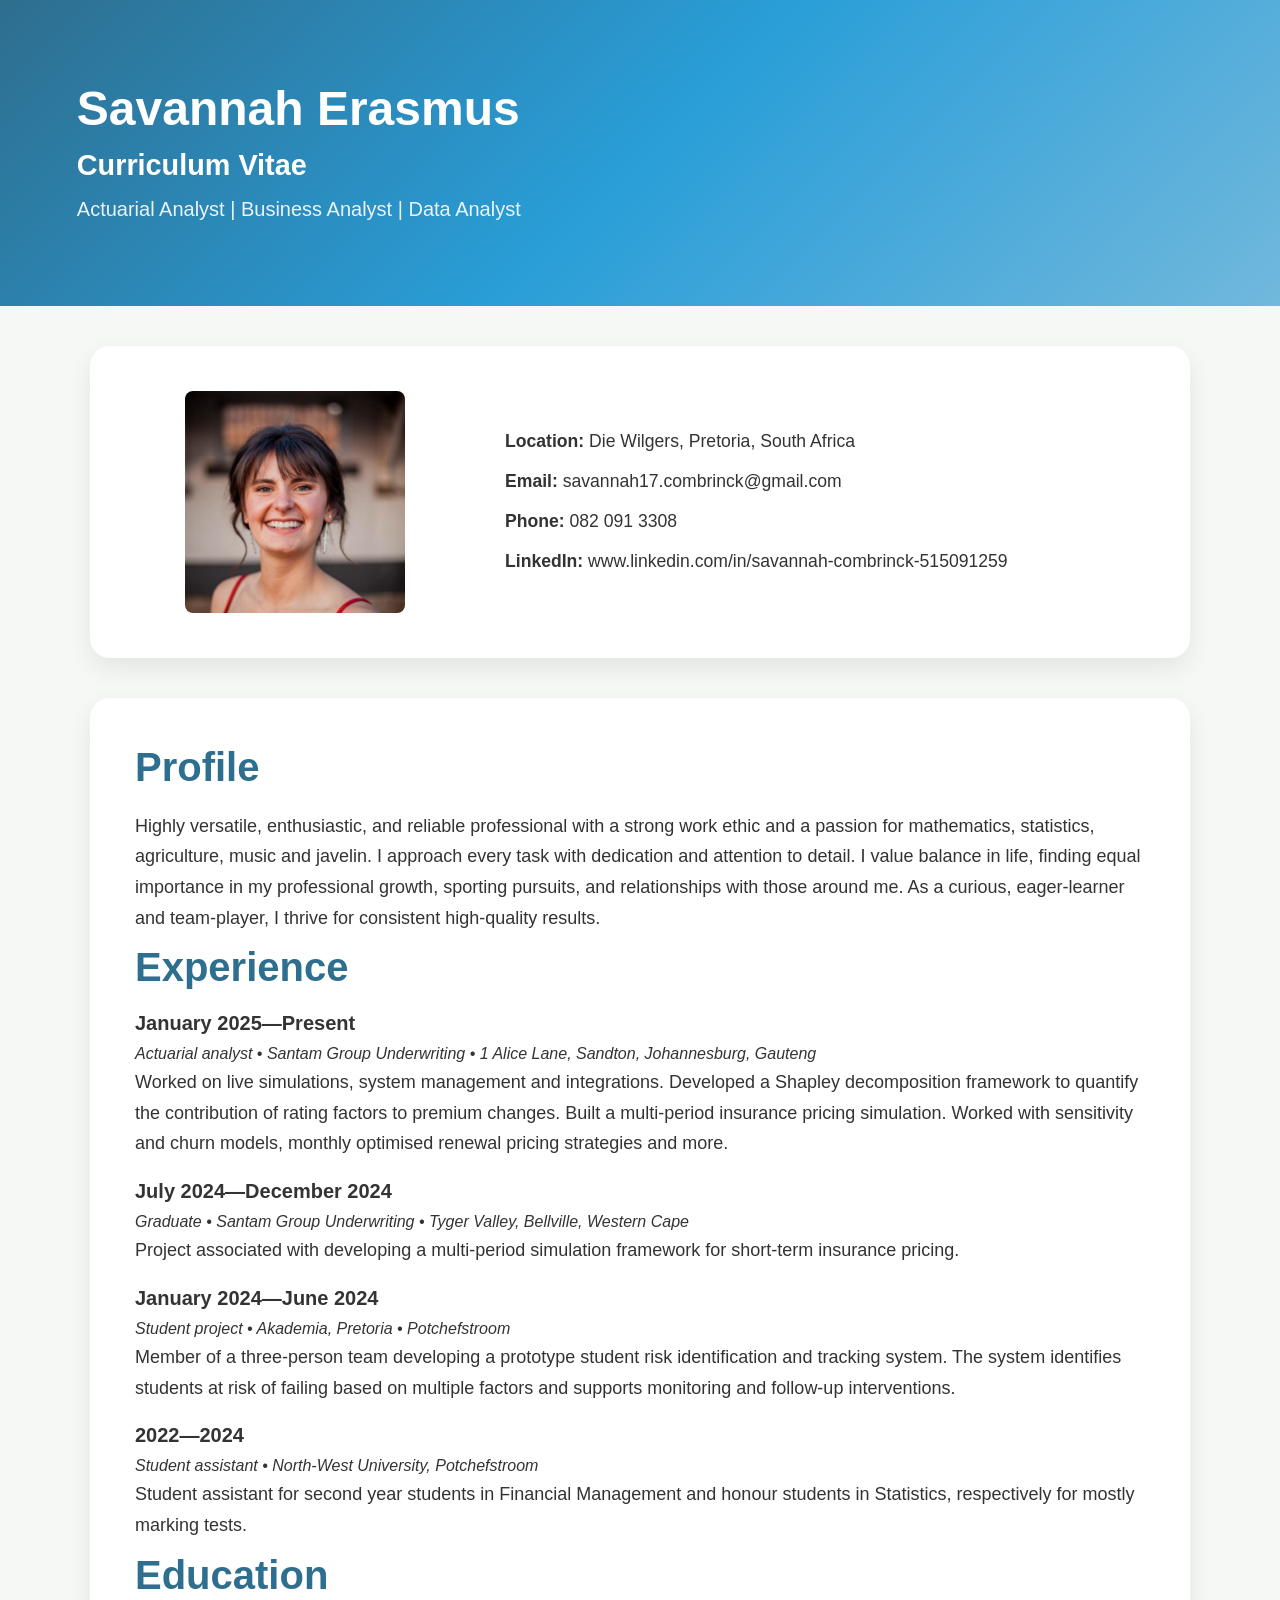
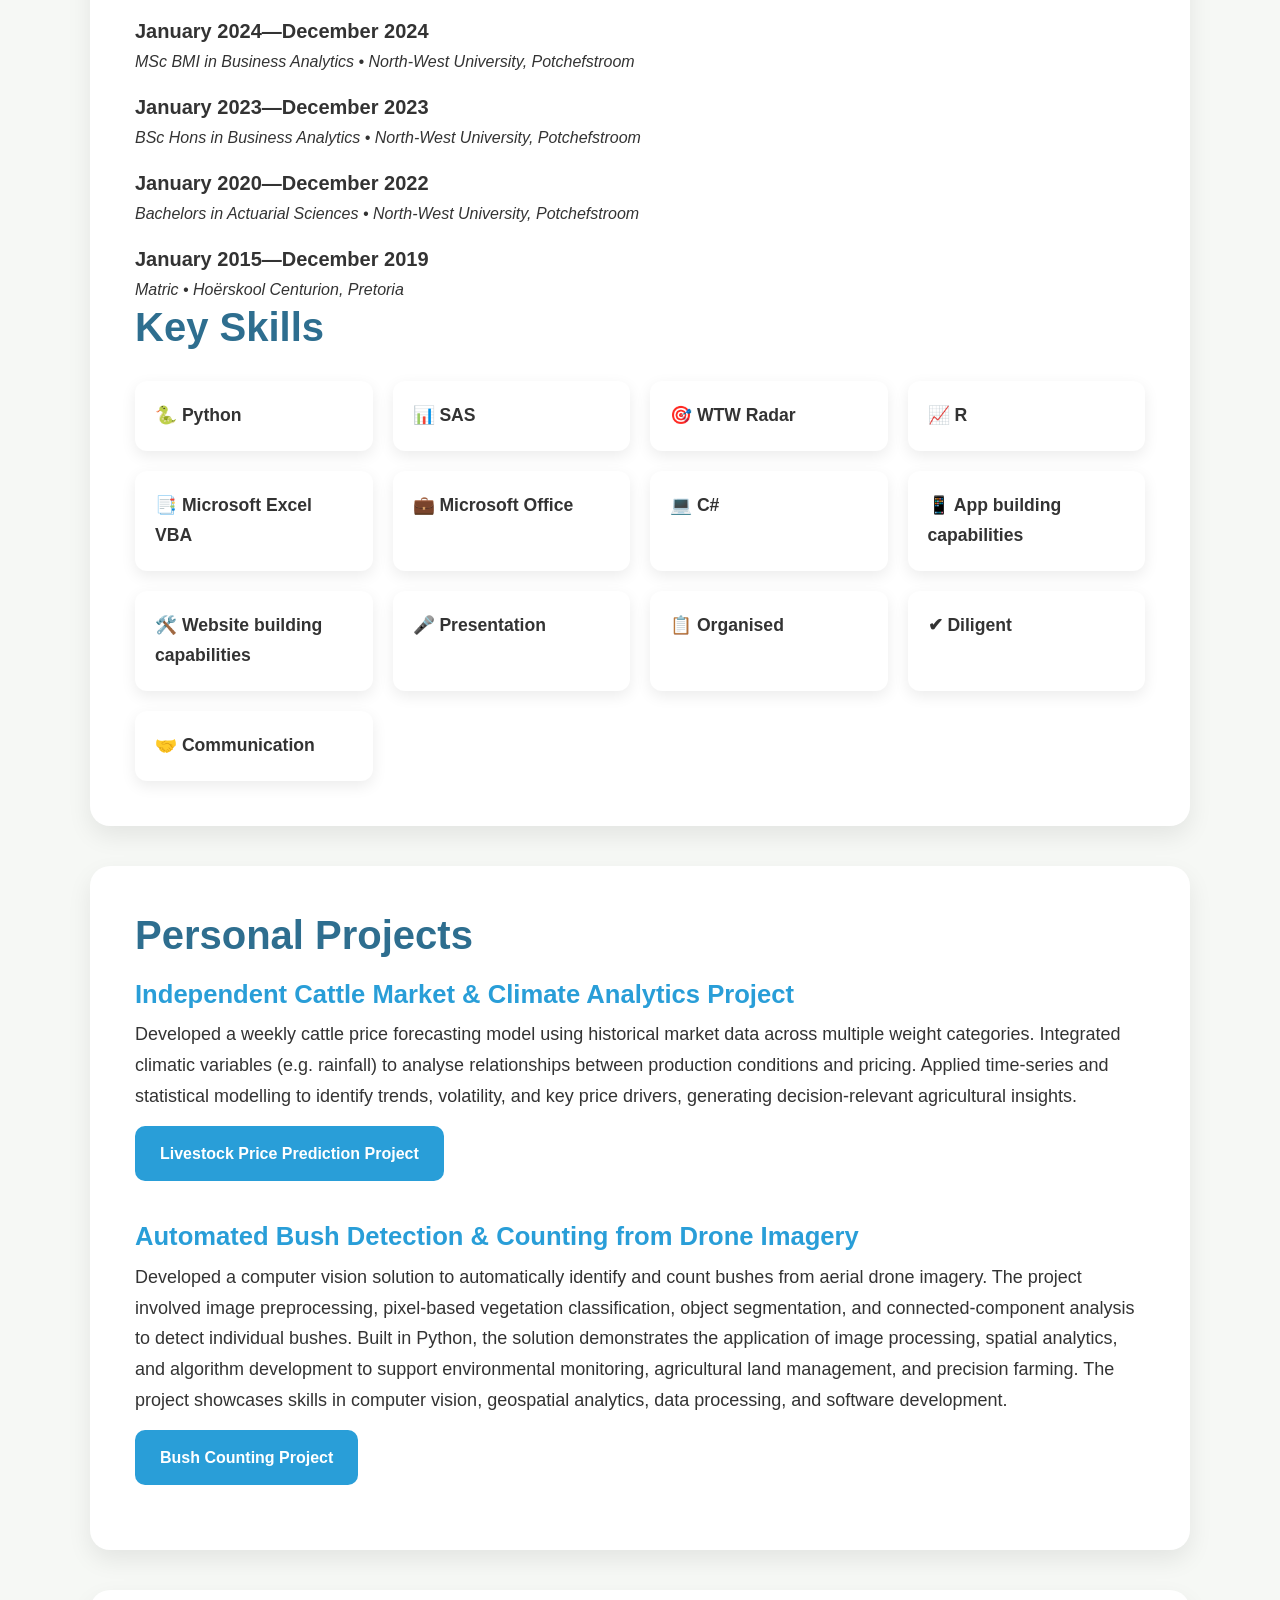
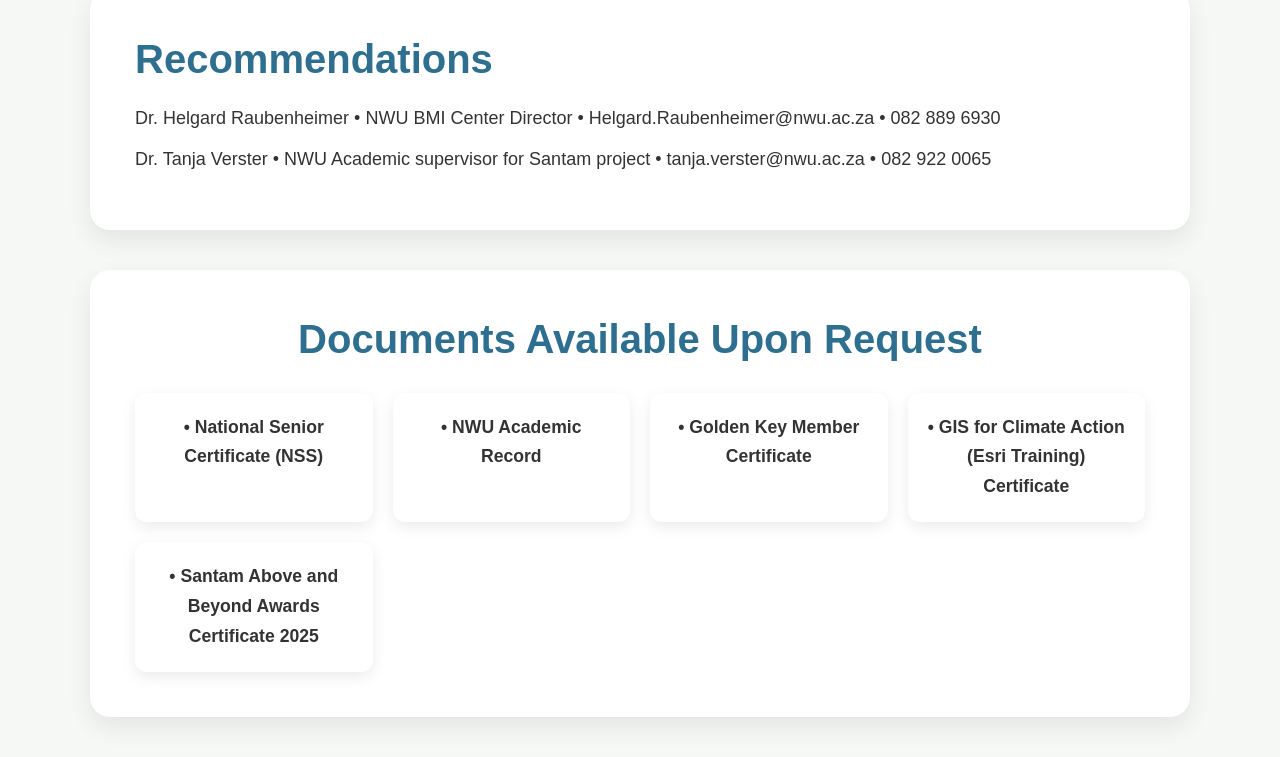
<file: index.html>
<!DOCTYPE html>
<html lang="en">

<head>
    <meta charset="UTF-8">
    <meta name="viewport"
          content="width=device-width, initial-scale=1.0">
    <title>Savannah Erasmus</title>
    <link rel="stylesheet" href="style.css">
</head>
<body>
    <!-- Header -->
    <header>
        <h1> Savannah Erasmus</h1>
        <h2>Curriculum Vitae</h2>
        <p>
            Actuarial Analyst | Business Analyst | Data Analyst
        </p>
    </header>

    <section id="contact">
        <div class="contact-container">

            <div class="contact-left">
                <img src="Portfolio image.png" alt="Savannah Erasmus">
            </div>

            <div class="contact-right">
                <p><strong>Location:</strong> Die Wilgers, Pretoria, South Africa</p>
                <p><strong>Email:</strong> savannah17.combrinck@gmail.com</p>
                <p><strong>Phone:</strong> 082 091 3308</p>
                <p><strong>LinkedIn:</strong> www.linkedin.com/in/savannah-combrinck-515091259 </p>
                <!-- <p><strong>GitHub:</strong> Your GitHub URL</p> -->
            </div>

        </div>
    </section>
    <section>
        <h1>Profile</h1>
        <p>
            Highly versatile, enthusiastic, and reliable professional with a strong work ethic and a passion for 
            mathematics, statistics, agriculture, music and javelin. I approach every task with dedication and attention 
            to detail. I value balance in life, finding equal importance in my professional growth, sporting pursuits, 
            and relationships with those around me. As a curious, eager-learner and team-player, I thrive for consistent 
            high-quality results.
        </p>

        <h1>Experience</h1>
        <h3>January 2025—Present</h3>
        <em>Actuarial analyst • Santam Group Underwriting • 1 Alice Lane, Sandton, Johannesburg, Gauteng </em>
        <p>Worked on live simulations, system management and integrations. Developed a Shapley decomposition framework 
            to quantify the contribution of rating factors to premium changes. Built a multi-period insurance pricing 
            simulation. Worked with sensitivity and churn models, monthly optimised renewal pricing strategies and more. </p>
        <h3>July 2024—December 2024</h3>
        <em>Graduate • Santam Group Underwriting • Tyger Valley, Bellville, Western Cape</em>
        <p>Project associated with developing a multi-period simulation framework for short-term insurance pricing.</p>
        <h3>January 2024—June 2024</h3>
        <em>Student project • Akademia, Pretoria • Potchefstroom</em>
        <p>Member of a three-person team developing a prototype student risk identification and tracking system. The 
            system identifies students at risk of failing based on multiple factors and supports monitoring and 
            follow-up interventions.</p>
        <h3>2022—2024</h3>
        <em>Student assistant • North-West University, Potchefstroom</em>
        <p>Student assistant for second year students in Financial Management and honour students in Statistics, respectively for mostly marking tests.</p>

        <h1>Education</h1>
        <h3>January 2024—December 2024</h3>
        <em>MSc BMI in Business Analytics • North-West University, Potchefstroom   </em>
        
        <h3>January 2023—December 2023</h3>
        <em>BSc Hons in Business Analytics • North-West University, Potchefstroom  </em>

        <h3>January 2020—December 2022</h3>
        <em>Bachelors in Actuarial Sciences • North-West University, Potchefstroom  </em>

        <h3>January 2015—December 2019</h3>
        <em>Matric • Hoërskool Centurion, Pretoria  </em>

        <h1>Key Skills</h1>
        <div class="skills-grid">
            <div class="skill-card">🐍 Python</div>
            <div class="skill-card">📊 SAS</div>
            <div class="skill-card">🎯 WTW Radar</div>
            <div class="skill-card">📈 R</div>
            <div class="skill-card">📑 Microsoft Excel VBA</div>
            <div class="skill-card">💼 Microsoft Office</div>
            <div class="skill-card">💻 C#</div>
            <div class="skill-card">📱 App building capabilities</div>
            <div class="skill-card">🛠️ Website building capabilities</div>
            <div class="skill-card">🎤 Presentation</div>
            <div class="skill-card">📋 Organised</div>
            <div class="skill-card">✔ Diligent</div>
            <div class="skill-card">🤝 Communication</div>
        </div>
    </section>

    <section id="personal-project">
        <h1>Personal Projects</h1>
        <h2>Independent Cattle Market & Climate Analytics Project</h2>
        <p>Developed a weekly cattle price forecasting model using historical market data across multiple weight 
            categories. Integrated climatic variables (e.g. rainfall) to analyse relationships between production 
            conditions and pricing. Applied time-series and statistical modelling to identify trends, volatility, and 
            key price drivers, generating decision-relevant agricultural insights.</p>
        <a href="Cattle_Price_Project/index_homepage.html" class="button">
            Livestock Price Prediction Project
        </a>        


        <h2>Automated Bush Detection & Counting from Drone Imagery</h2>
        <p>Developed a computer vision solution to automatically identify and count bushes from aerial drone imagery. 
            The project involved image preprocessing, pixel-based vegetation classification, object segmentation, and 
            connected-component analysis to detect individual bushes. Built in Python, the solution demonstrates the 
            application of image processing, spatial analytics, and algorithm development to support environmental 
            monitoring, agricultural land management, and precision farming. The project showcases skills in computer 
            vision, geospatial analytics, data processing, and software development.</p>
        <a href="Bush_Count_Project/index_homepage.html" class="button">
            Bush Counting Project
        </a>        
    </section>
    <section>
        <h1>Recommendations</h1>
        <p>Dr. Helgard Raubenheimer • NWU BMI Center Director • Helgard.Raubenheimer@nwu.ac.za • 082 889 6930</p>
        <p>Dr. Tanja Verster • NWU Academic supervisor for Santam project • tanja.verster@nwu.ac.za • 082 922 0065</p>
    </section>

    <section class="documents">
        <h1>Documents Available Upon Request</h1>
        <div class="document-grid">
            <div class="document-item">
                 • National Senior Certificate (NSS)
            </div>
            <div class="document-item">
                 • NWU Academic Record
            </div>
            <div class="document-item">
                 • Golden Key Member Certificate
            </div>
            <div class="document-item">
                 • GIS for Climate Action (Esri Training) Certificate
            </div>
            <div class="document-item">
                 • Santam Above and Beyond Awards Certificate 2025
            </div>
        </div>
    </section>
</body>
</html>
</file>
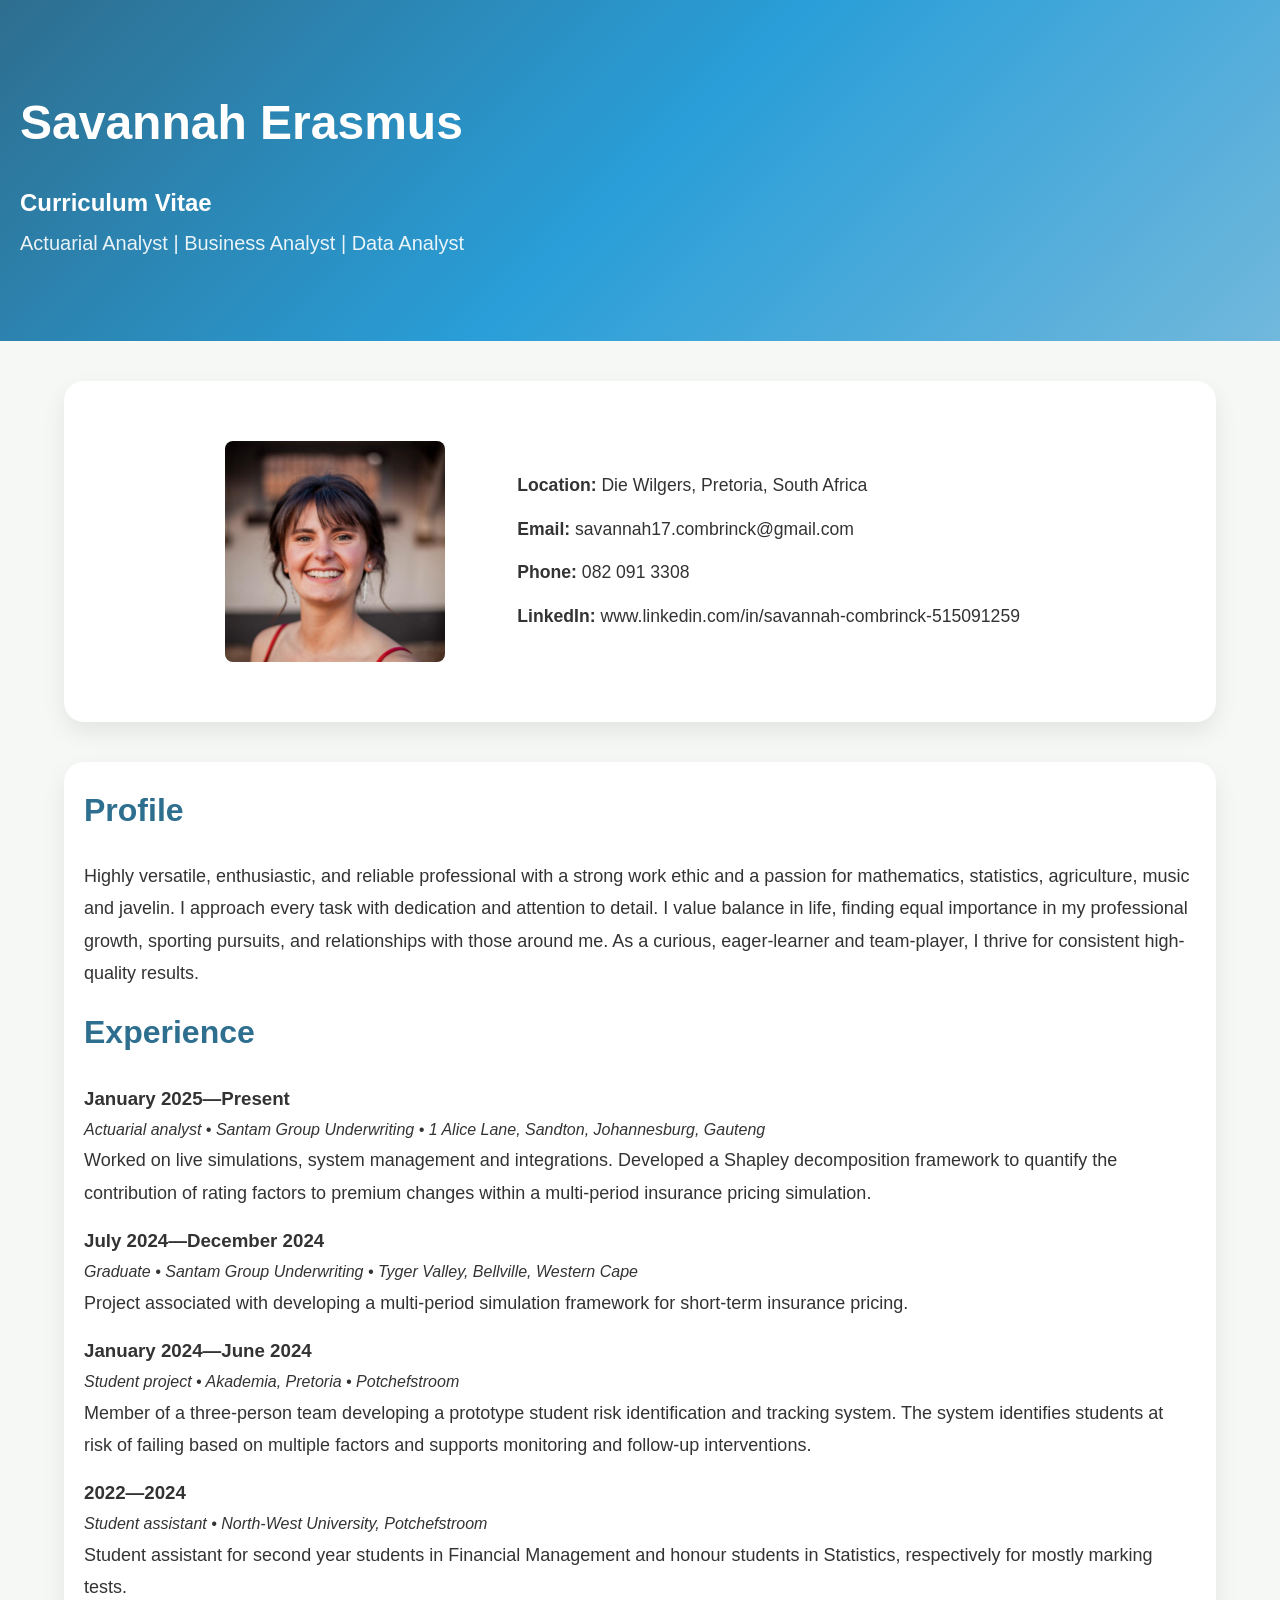
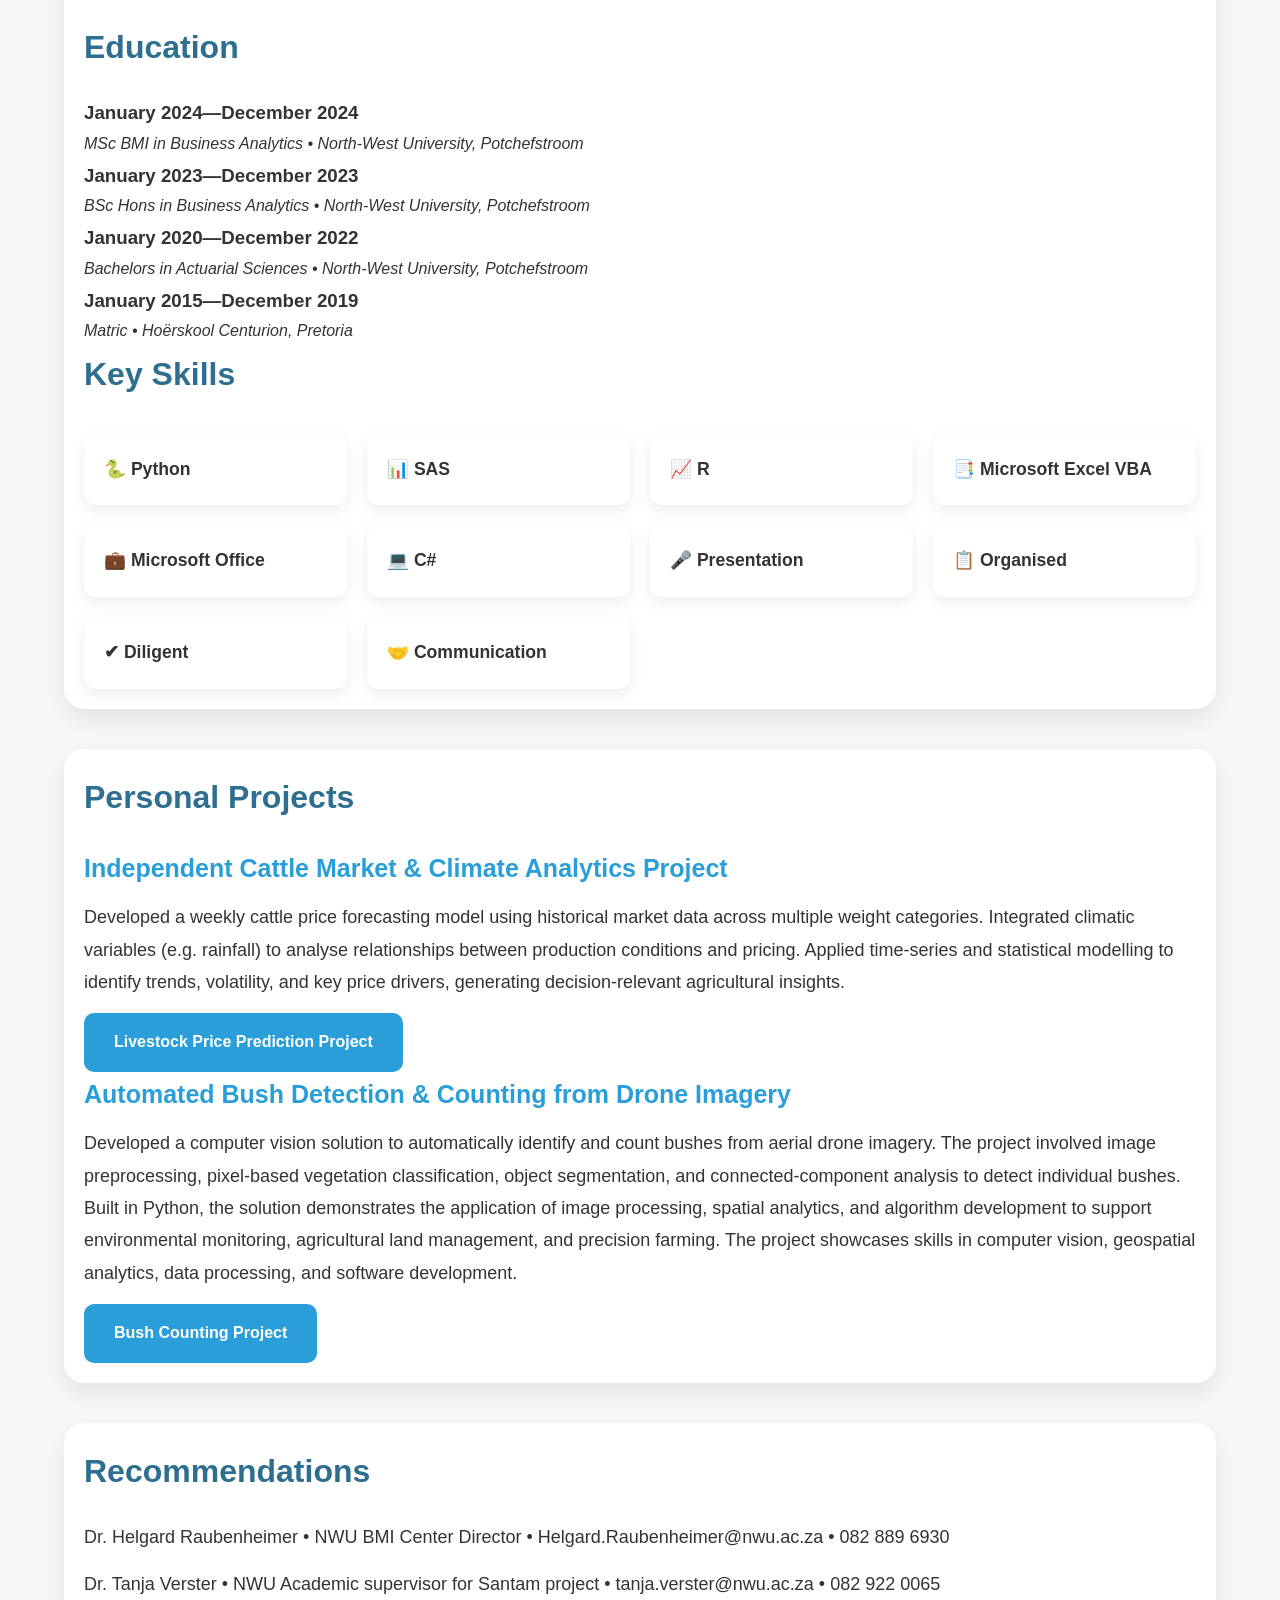
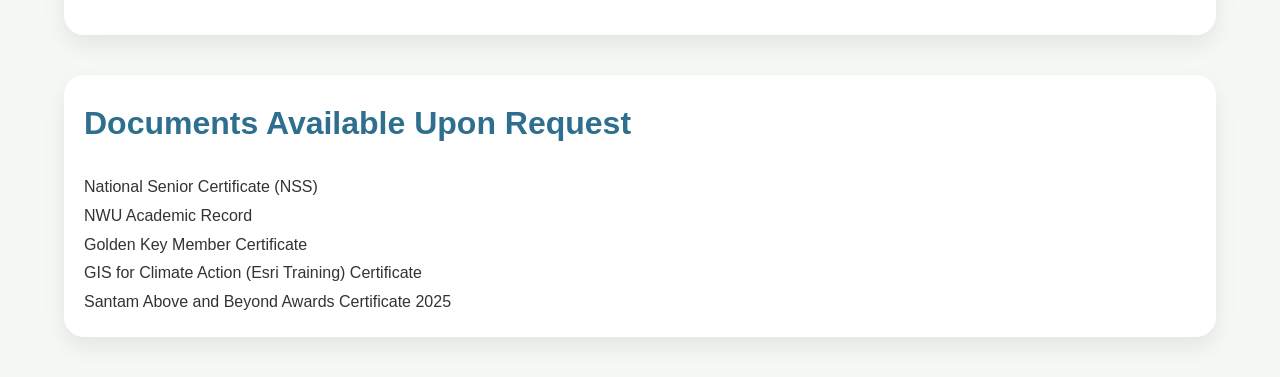
<file: portfolio index.html>
<!DOCTYPE html>
<html lang="en">

<head>
    <meta charset="UTF-8">
    <meta name="viewport"
          content="width=device-width, initial-scale=1.0">
    <title>Savannah Erasmus</title>
    <link rel="stylesheet" href="portfolio style.css">
</head>
<body>
    <!-- Header -->
    <header>
        <h1> Savannah Erasmus</h1>
        <h2>Curriculum Vitae</h2>
        <p>
            Actuarial Analyst | Business Analyst | Data Analyst
        </p>
    </header>

    <body>
        <section id="contact">
            <div class="contact-container">

                <div class="contact-left">
                    <img src="Portfolio image.png" alt="Savannah Erasmus">
                </div>

                <div class="contact-right">
                    <p><strong>Location:</strong> Die Wilgers, Pretoria, South Africa</p>
                    <p><strong>Email:</strong> savannah17.combrinck@gmail.com</p>
                    <p><strong>Phone:</strong> 082 091 3308</p>
                    <p><strong>LinkedIn:</strong> www.linkedin.com/in/savannah-combrinck-515091259 </p>
                    <!-- <p><strong>GitHub:</strong> Your GitHub URL</p> -->
                </div>

            </div>
        </section>
        <section>
            <h1>Profile</h1>
            <p>
                Highly versatile, enthusiastic, and reliable professional with a strong work ethic and a passion for 
                mathematics, statistics, agriculture, music and javelin. I approach every task with dedication and attention 
                to detail. I value balance in life, finding equal importance in my professional growth, sporting pursuits, 
                and relationships with those around me. As a curious, eager-learner and team-player, I thrive for consistent 
                high-quality results.
            </p>

            <h1>Experience</h1>
            <h3>January 2025—Present</h3>
            <em>Actuarial analyst • Santam Group Underwriting • 1 Alice Lane, Sandton, Johannesburg, Gauteng </em>
            <p>Worked on live simulations, system management and integrations. Developed a Shapley decomposition framework 
                to quantify the contribution of rating factors to premium changes within a multi-period insurance pricing 
                simulation.</p>
            <h3>July 2024—December 2024</h3>
            <em>Graduate • Santam Group Underwriting • Tyger Valley, Bellville, Western Cape</em>
            <p>Project associated with developing a multi-period simulation framework for short-term insurance pricing.</p>
            <h3>January 2024—June 2024</h3>
            <em>Student project • Akademia, Pretoria • Potchefstroom</em>
            <p>Member of a three-person team developing a prototype student risk identification and tracking system. The 
                system identifies students at risk of failing based on multiple factors and supports monitoring and 
                follow-up interventions.</p>
            <h3>2022—2024</h3>
            <em>Student assistant • North-West University, Potchefstroom</em>
            <p>Student assistant for second year students in Financial Management and honour students in Statistics, respectively for mostly marking tests.</p>

            <h1>Education</h1>
            <h3>January 2024—December 2024</h3>
            <em>MSc BMI in Business Analytics • North-West University, Potchefstroom   </em>
            
            <h3>January 2023—December 2023</h3>
            <em>BSc Hons in Business Analytics • North-West University, Potchefstroom  </em>

            <h3>January 2020—December 2022</h3>
            <em>Bachelors in Actuarial Sciences • North-West University, Potchefstroom  </em>

            <h3>January 2015—December 2019</h3>
            <em>Matric • Hoërskool Centurion, Pretoria  </em>

            <h1>Key Skills</h1>
            <div class="skills-grid">
                <div class="skill-card">🐍 Python</div>
                <div class="skill-card">📊 SAS</div>
                <div class="skill-card">📈 R</div>
                <div class="skill-card">📑 Microsoft Excel VBA</div>
                <div class="skill-card">💼 Microsoft Office</div>
                <div class="skill-card">💻 C#</div>
                <div class="skill-card">🎤 Presentation</div>
                <div class="skill-card">📋 Organised</div>
                <div class="skill-card">✔ Diligent</div>
                <div class="skill-card">🤝 Communication</div>
            </div>
        </section>

        <section>
            <h1>Personal Projects</h1>
            <h2>Independent Cattle Market & Climate Analytics Project</h2>
            <p>Developed a weekly cattle price forecasting model using historical market data across multiple weight 
                categories. Integrated climatic variables (e.g. rainfall) to analyse relationships between production 
                conditions and pricing. Applied time-series and statistical modelling to identify trends, volatility, and 
                key price drivers, generating decision-relevant agricultural insights.</p>
            <a href="Cattle_Price_Project/index_homepage.html" class="button">
                Livestock Price Prediction Project
            </a>        


            <h2>Automated Bush Detection & Counting from Drone Imagery</h2>
            <p>Developed a computer vision solution to automatically identify and count bushes from aerial drone imagery. 
                The project involved image preprocessing, pixel-based vegetation classification, object segmentation, and 
                connected-component analysis to detect individual bushes. Built in Python, the solution demonstrates the 
                application of image processing, spatial analytics, and algorithm development to support environmental 
                monitoring, agricultural land management, and precision farming. The project showcases skills in computer 
                vision, geospatial analytics, data processing, and software development.</p>
            <a href="Bush_Count_Project/index_homepage.html" class="button">
                Bush Counting Project
            </a>        
        </section>
        <section>
            <h1>Recommendations</h1>
            <p>Dr. Helgard Raubenheimer • NWU BMI Center Director • Helgard.Raubenheimer@nwu.ac.za • 082 889 6930</p>
            <p>Dr. Tanja Verster • NWU Academic supervisor for Santam project • tanja.verster@nwu.ac.za • 082 922 0065</p>
        </section>

        <section class="documents">
            <h1>Documents Available Upon Request</h1>
            <div class="document-grid">
                <div class="document-item">
                    National Senior Certificate (NSS)
                </div>
                <div class="document-item">
                    NWU Academic Record
                </div>
                <div class="document-item">
                    Golden Key Member Certificate
                </div>
                <div class="document-item">
                    GIS for Climate Action (Esri Training) Certificate
                </div>
                <div class="document-item">
                    Santam Above and Beyond Awards Certificate 2025
                </div>
            </div>
        </section>
    </body>

</body>
</html>
</file>
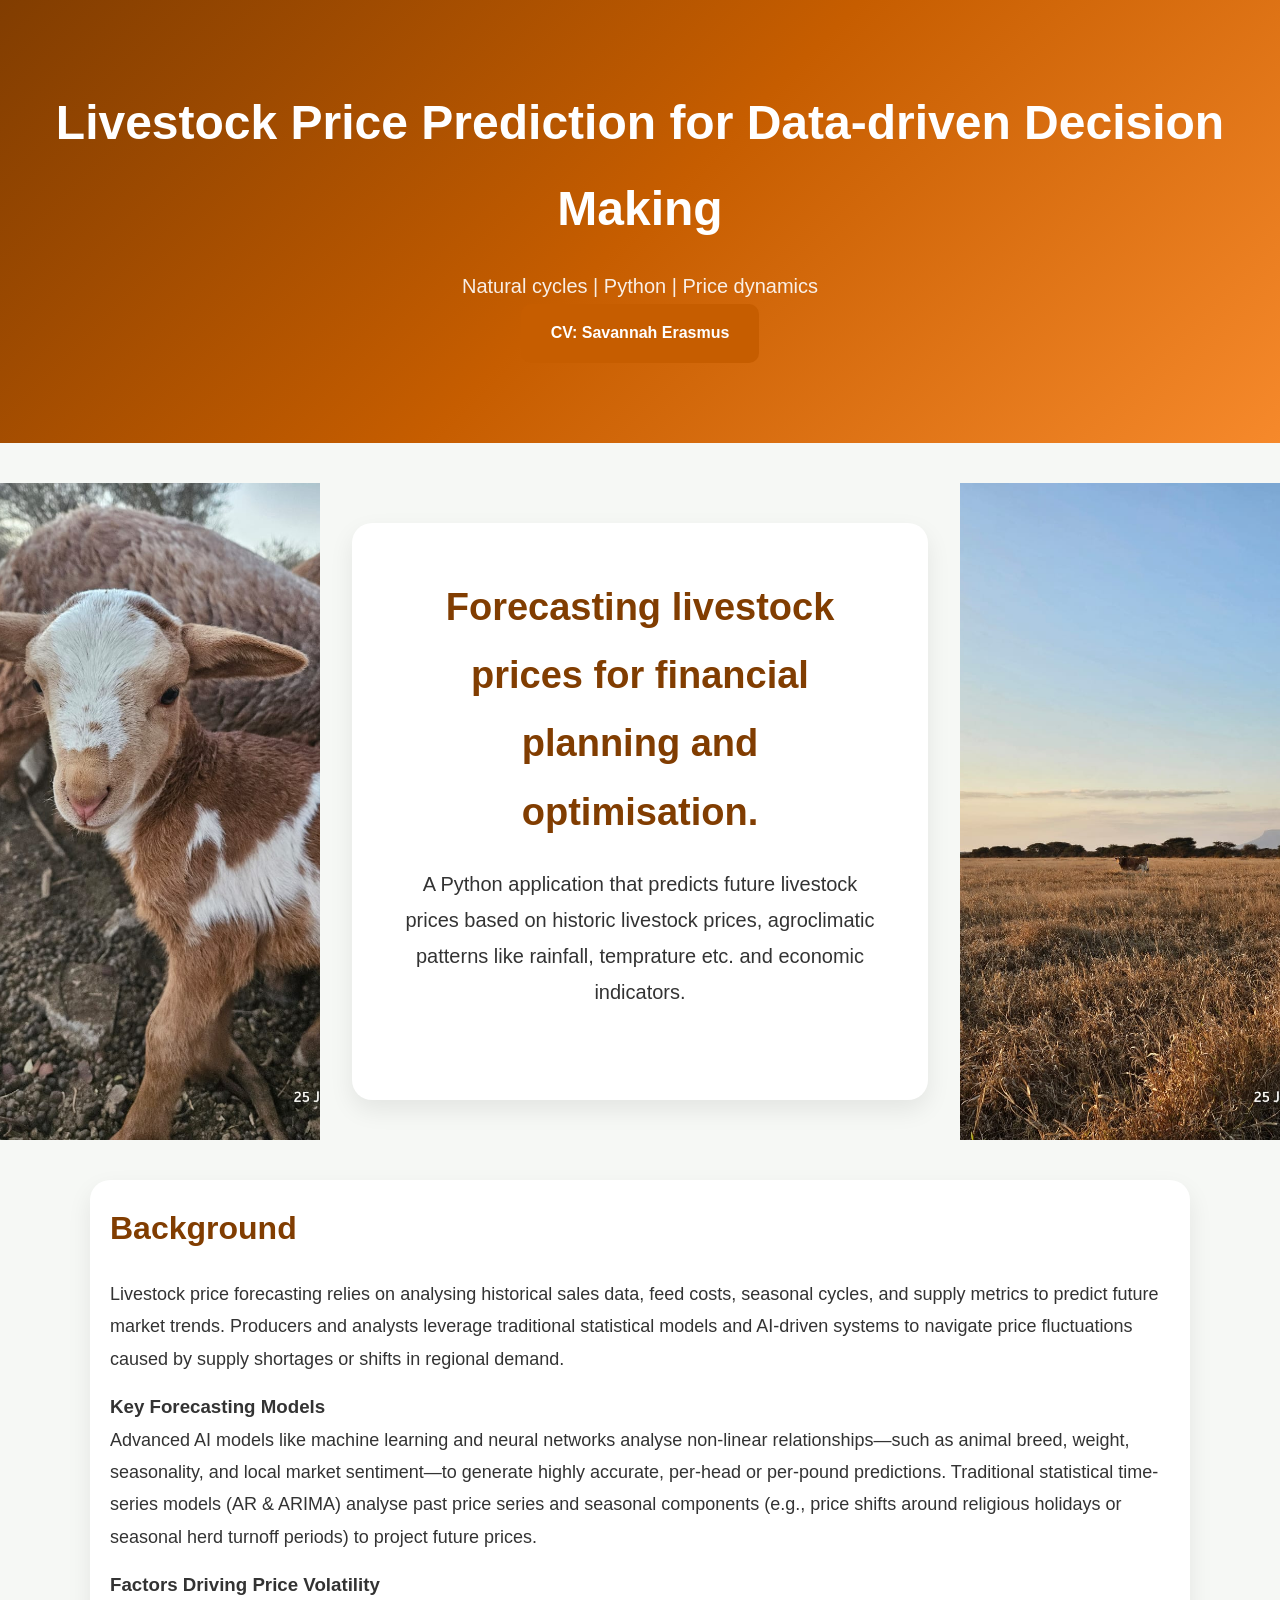
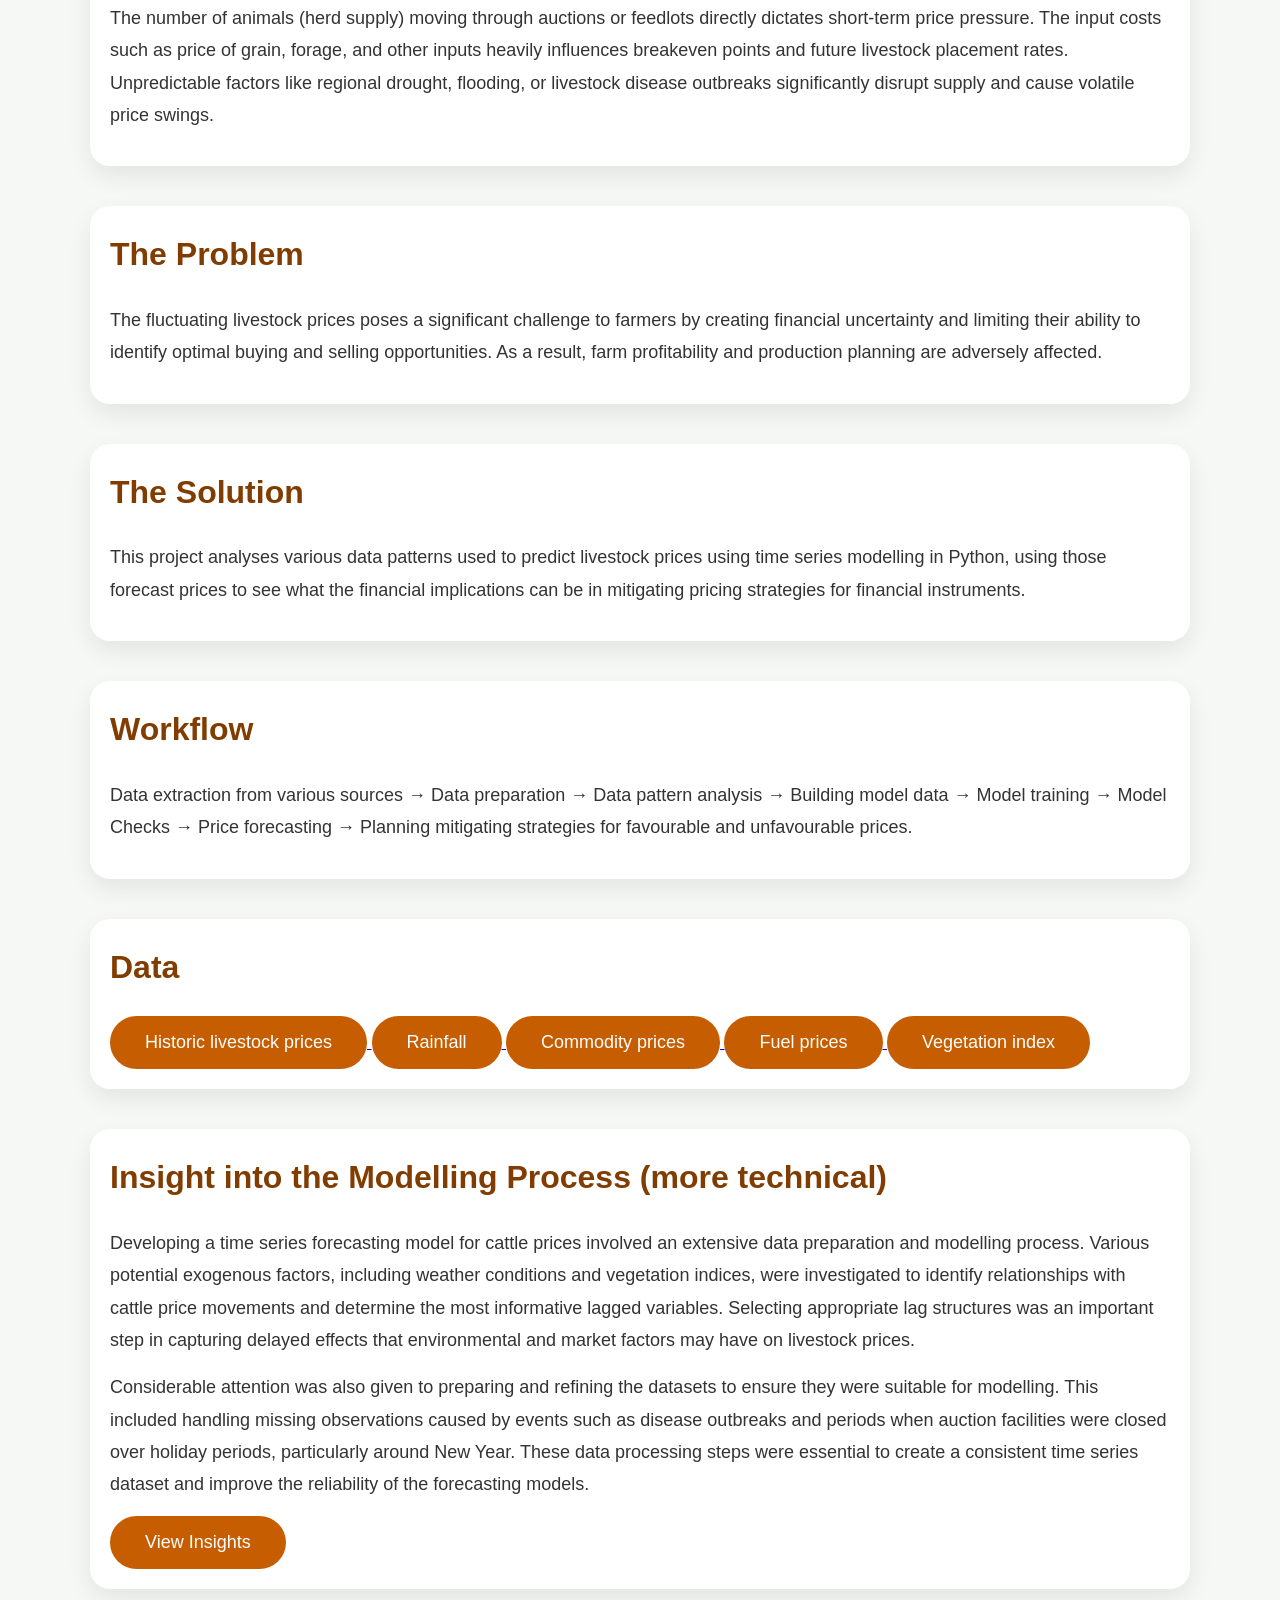
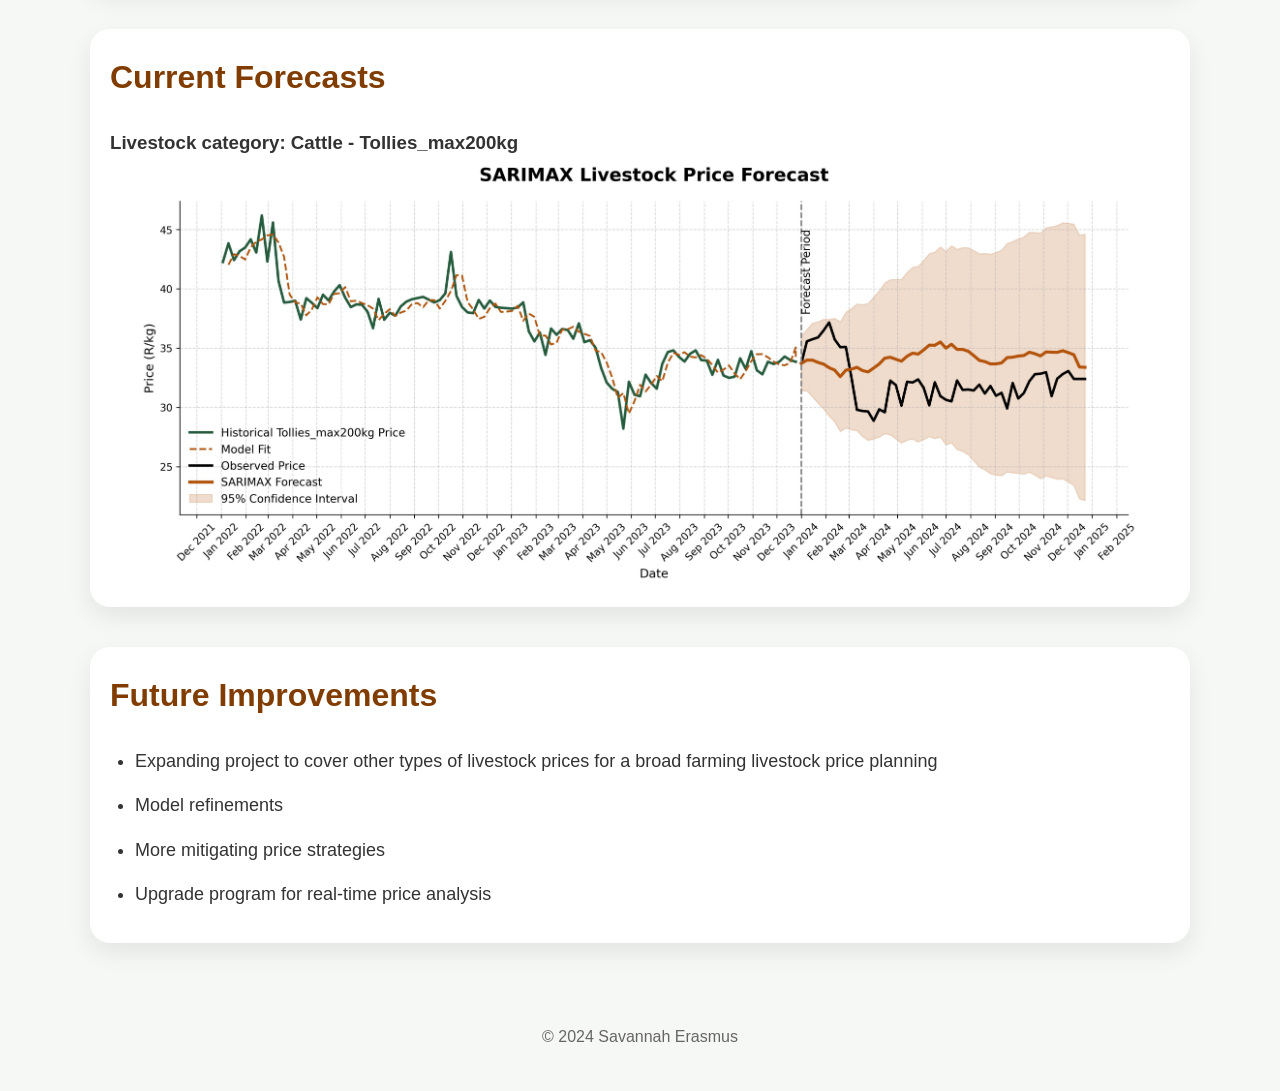
<file: Cattle_Price_Project/index_homepage.html>
<!DOCTYPE html>
<html lang="en">

<head>
    <meta charset="UTF-8">
    <meta name="viewport"
          content="width=device-width, initial-scale=1.0">
    <title>Cattle Price Analysis</title>
    <link rel="stylesheet" href="style_homepage.css">
</head>

<body>
    <!-- Header -->
    <header>
        <h1> Livestock Price Prediction for Data-driven Decision Making </h1>
        <p>Natural cycles | Python | Price dynamics</p>
        <a href="../index.html#personal-projects" class="button"> CV: Savannah Erasmus </a>
    </header>


    <!-- Hero Section -->
    <div class="hero-wrapper">
        <img 
        src="homepage cattleLeft.jpg"
        class="hero-image left-image">
        <section class="hero">
            <h2>
                Forecasting livestock prices for financial planning and optimisation.
            </h2>
            <p>
                A Python application that predicts future livestock prices based on 
                historic livestock prices, agroclimatic patterns like rainfall, temprature etc. 
                and economic indicators.
            </p>       
        </section>
        <img 
        src="homepage cattleRight.jpg"
        class="hero-image right-image">
    </div>

    <!-- Background-->
     <section>
        <h2>Background</h2>
        <p>
            Livestock price forecasting relies on analysing historical sales 
            data, feed costs, seasonal cycles, and supply metrics to predict 
            future market trends. Producers and analysts leverage traditional 
            statistical models and AI-driven systems to navigate price fluctuations 
            caused by supply shortages or shifts in regional demand.
        </p>
            <h3>Key Forecasting Models</h3>
            <p>
                Advanced AI models like machine learning and neural networks analyse
                non-linear relationships—such as animal breed, weight, seasonality, 
                and local market sentiment—to generate highly accurate, per-head or 
                per-pound predictions. Traditional statistical time-series models 
                (AR & ARIMA) analyse past price series and seasonal components 
                (e.g., price shifts around religious holidays or seasonal herd turnoff 
                periods) to project future prices.
            </p>
            <h3>Factors Driving Price Volatility</h3>
            <p>
                The number of animals (herd supply) moving through auctions or feedlots 
                directly dictates short-term price pressure. The input costs such as price 
                of grain, forage, and other inputs heavily influences breakeven points and 
                future livestock placement rates. Unpredictable factors like regional drought, 
                flooding, or livestock disease outbreaks significantly disrupt supply and cause 
                volatile price swings.
            </p>
        <p>
        </p>
     </section>

    <!-- Problem -->
    <section>
        <h2>The Problem</h2>
        <p>
            The fluctuating livestock prices poses a significant challenge to farmers by creating 
            financial uncertainty and limiting their ability to identify optimal buying and selling 
            opportunities. As a result, farm profitability and production planning are adversely affected.
        </p>
    </section>


    <!-- Solution -->
    <section>
        <h2>The Solution</h2>
        <p>
            This project analyses various data patterns used to predict livestock prices using time series 
            modelling in Python, using those forecast prices to see what the financial implications
            can be in mitigating pricing strategies for financial instruments.  
        </p>
    </section>


    <!-- Workflow -->
    <section>
        <h2>Workflow</h2>
        <p>
            Data extraction from various sources → Data preparation → Data pattern analysis → Building model
            data → Model training → Model Checks → Price forecasting → Planning mitigating strategies for 
            favourable and unfavourable prices.
        </p>
    </section>

    <!-- Data -->
    <section id="data-types">
        <h2>Data</h2>
            <a href="index/historic livestock prices index.html">
                <button type="button">Historic livestock prices</button>
            </a>
            <a href="index/rainfall index.html">
                <button type="button">Rainfall</button>
            </a>
            <a href="index/grain prices index.html">
                <button type="button">Commodity prices</button>
            </a>
            <a href="index/fuel prices index.html">
                <button type="button">Fuel prices</button>
            </a>
            <a href="index/vegetation index.html">
                <button type="button">Vegetation index</button>
            </a>
    </section>

    <section id="modelling-insights">
        <h2>Insight into the Modelling Process (more technical)</h2>
        <p> 
            Developing a time series forecasting model for cattle prices involved an extensive data preparation and modelling process.
            Various potential exogenous factors, including weather conditions and vegetation indices, were investigated to identify 
            relationships with cattle price movements and determine the most informative lagged variables. Selecting appropriate lag 
            structures was an important step in capturing delayed effects that environmental and market factors may have on livestock 
            prices. 
        </p>
        <p> 
            Considerable attention was also given to preparing and refining the datasets to ensure they were suitable for modelling. 
            This included handling missing observations caused by events such as disease outbreaks and periods when auction facilities 
            were closed over holiday periods, particularly around New Year. These data processing steps were essential to create a 
            consistent time series dataset and improve the reliability of the forecasting models. 
        </p>  
        <a href="index/modelling insights index.html">
            <button type="button">View Insights</button>
        </a>
  
    </section>

    <!-- Update on current forecasts -->
     <section>
        <h2>Current Forecasts</h2>
        <h3>Livestock category: Cattle - Tollies_max200kg</h3>
        <img src="images/Data/SARIMAX_forecast_backup.jpg">
     </section>

    <!-- Future Work -->
    <section>
        <h2>Future Improvements</h2>
        <ul>
            <li>Expanding project to cover other types of livestock prices for a broad farming livestock price planning</li>
            <li>Model refinements</li>
            <li>More mitigating price strategies</li>
            <li>Upgrade program for real-time price analysis</li>
        </ul>
    </section>


    <footer>
        <p>
            © 2024 Savannah Erasmus
        </p>
    </footer>

    <script src="script.js"></script>
</body>

</html>
</file>
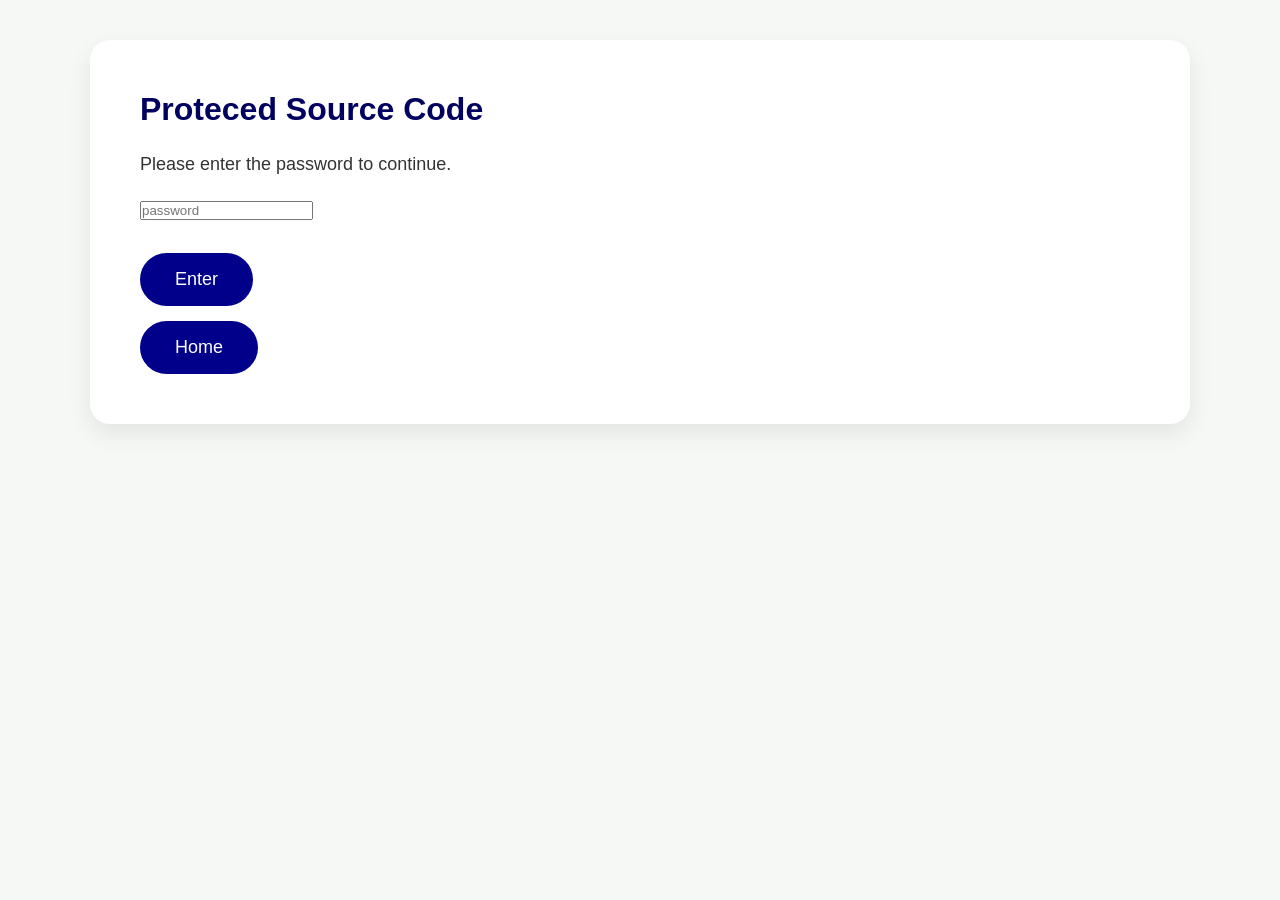
<file: Cattle_Price_Project/password.html>
<!DOCTYPE html>
<html>

    <head>
        <title>Protected Source Code</title>
        <link rel="stylesheet" href="styles/SOURCE CODE style.css">
    </head>

    <body>
        <section>
            <h2> Proteced Source Code</h2>
            <p>
                Please enter the password to continue.
            </p>
            <input
                type="password"
                id="password"
                placeholder="password">
            <br><br>

            <button onclick="checkPassword()">Enter</button>
            <p id="message"></p>
            <a href="index.html"><button> Home </button></a>
        </section>

        <script src="password.js"></script>
    </body>
</html>
</file>
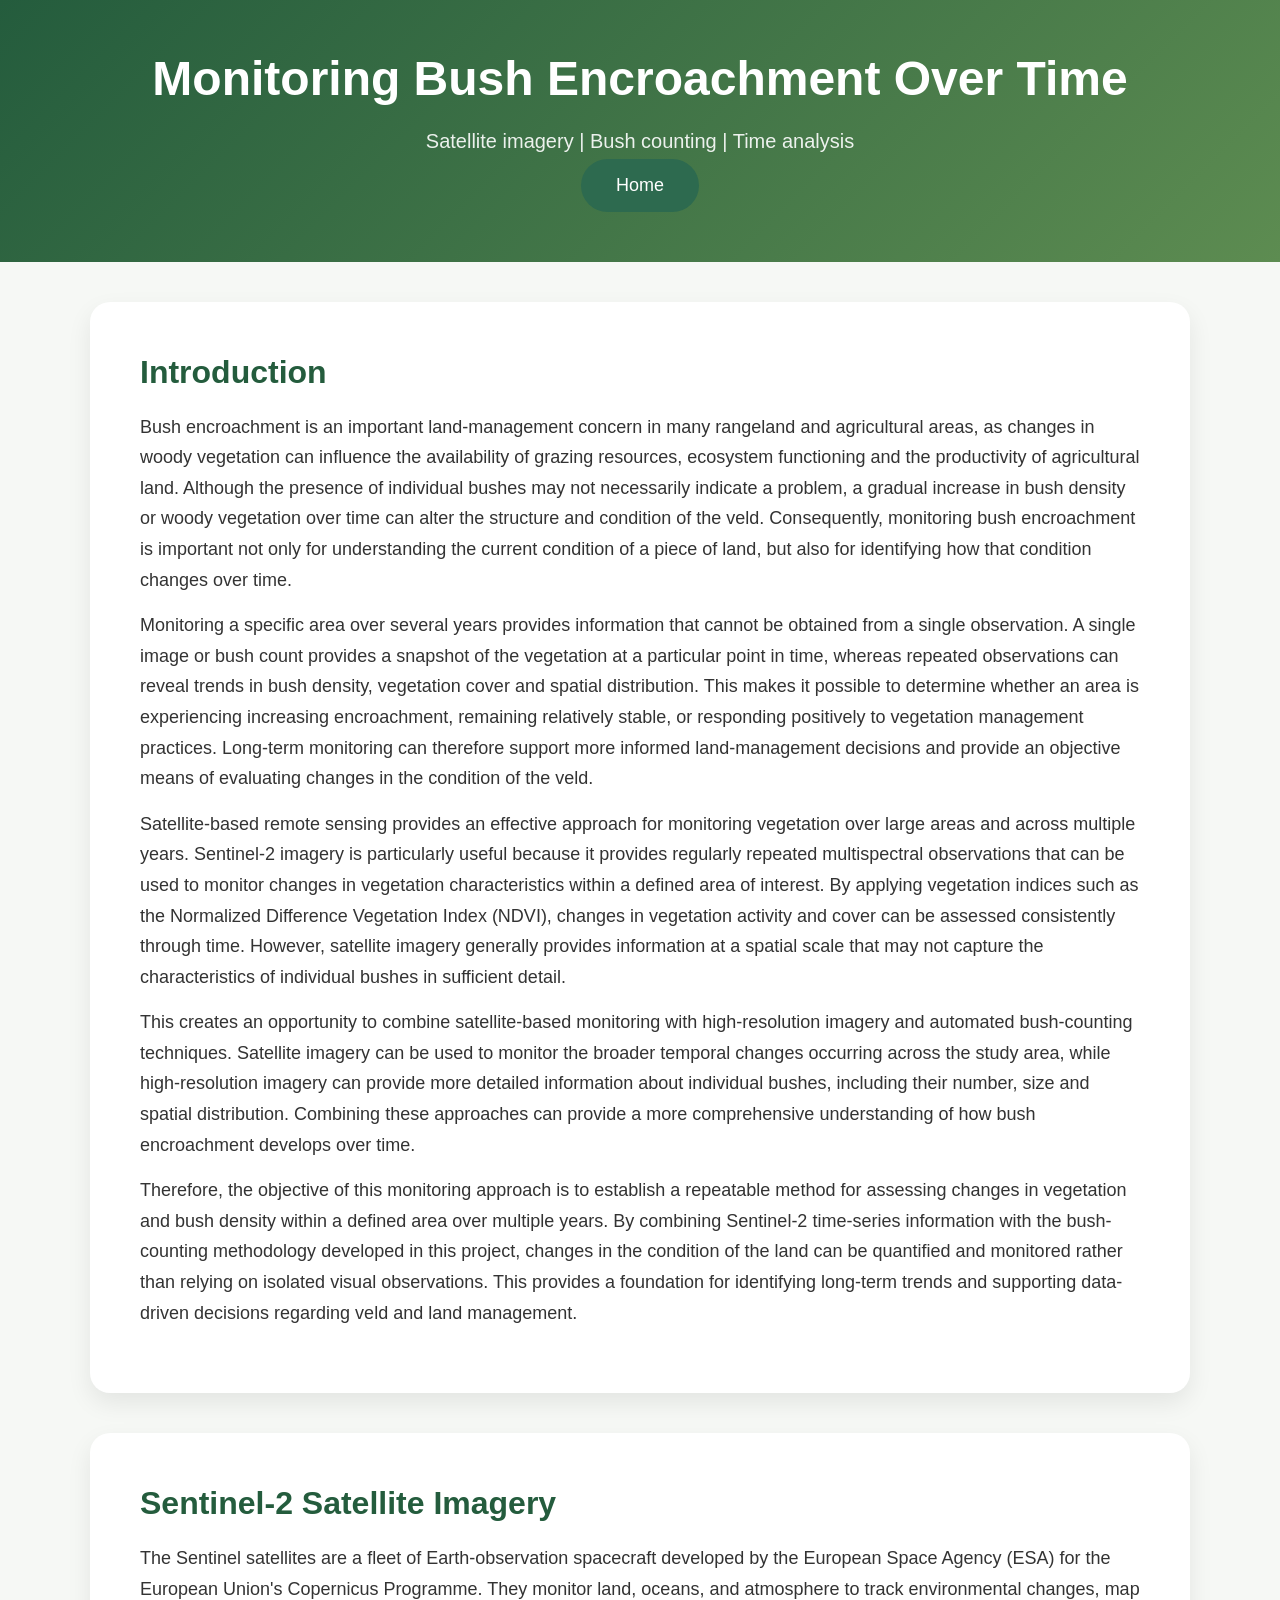
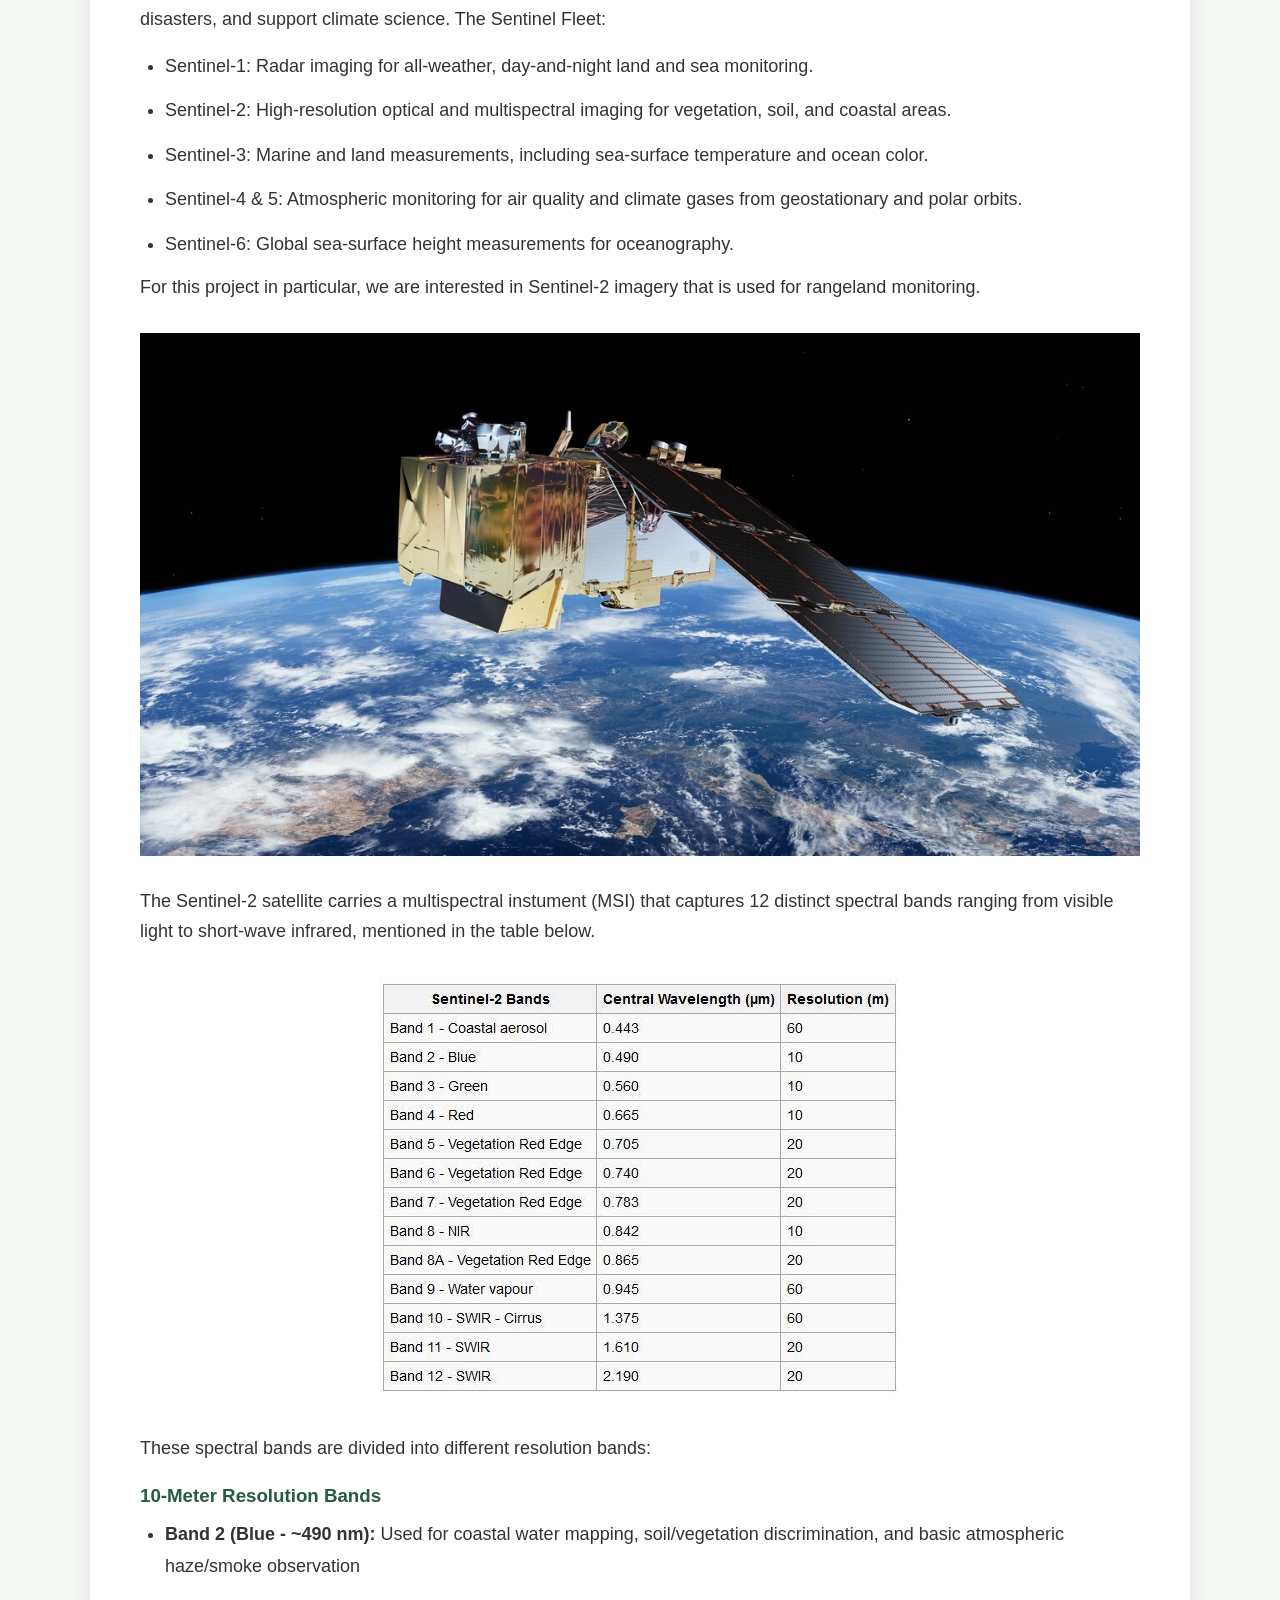
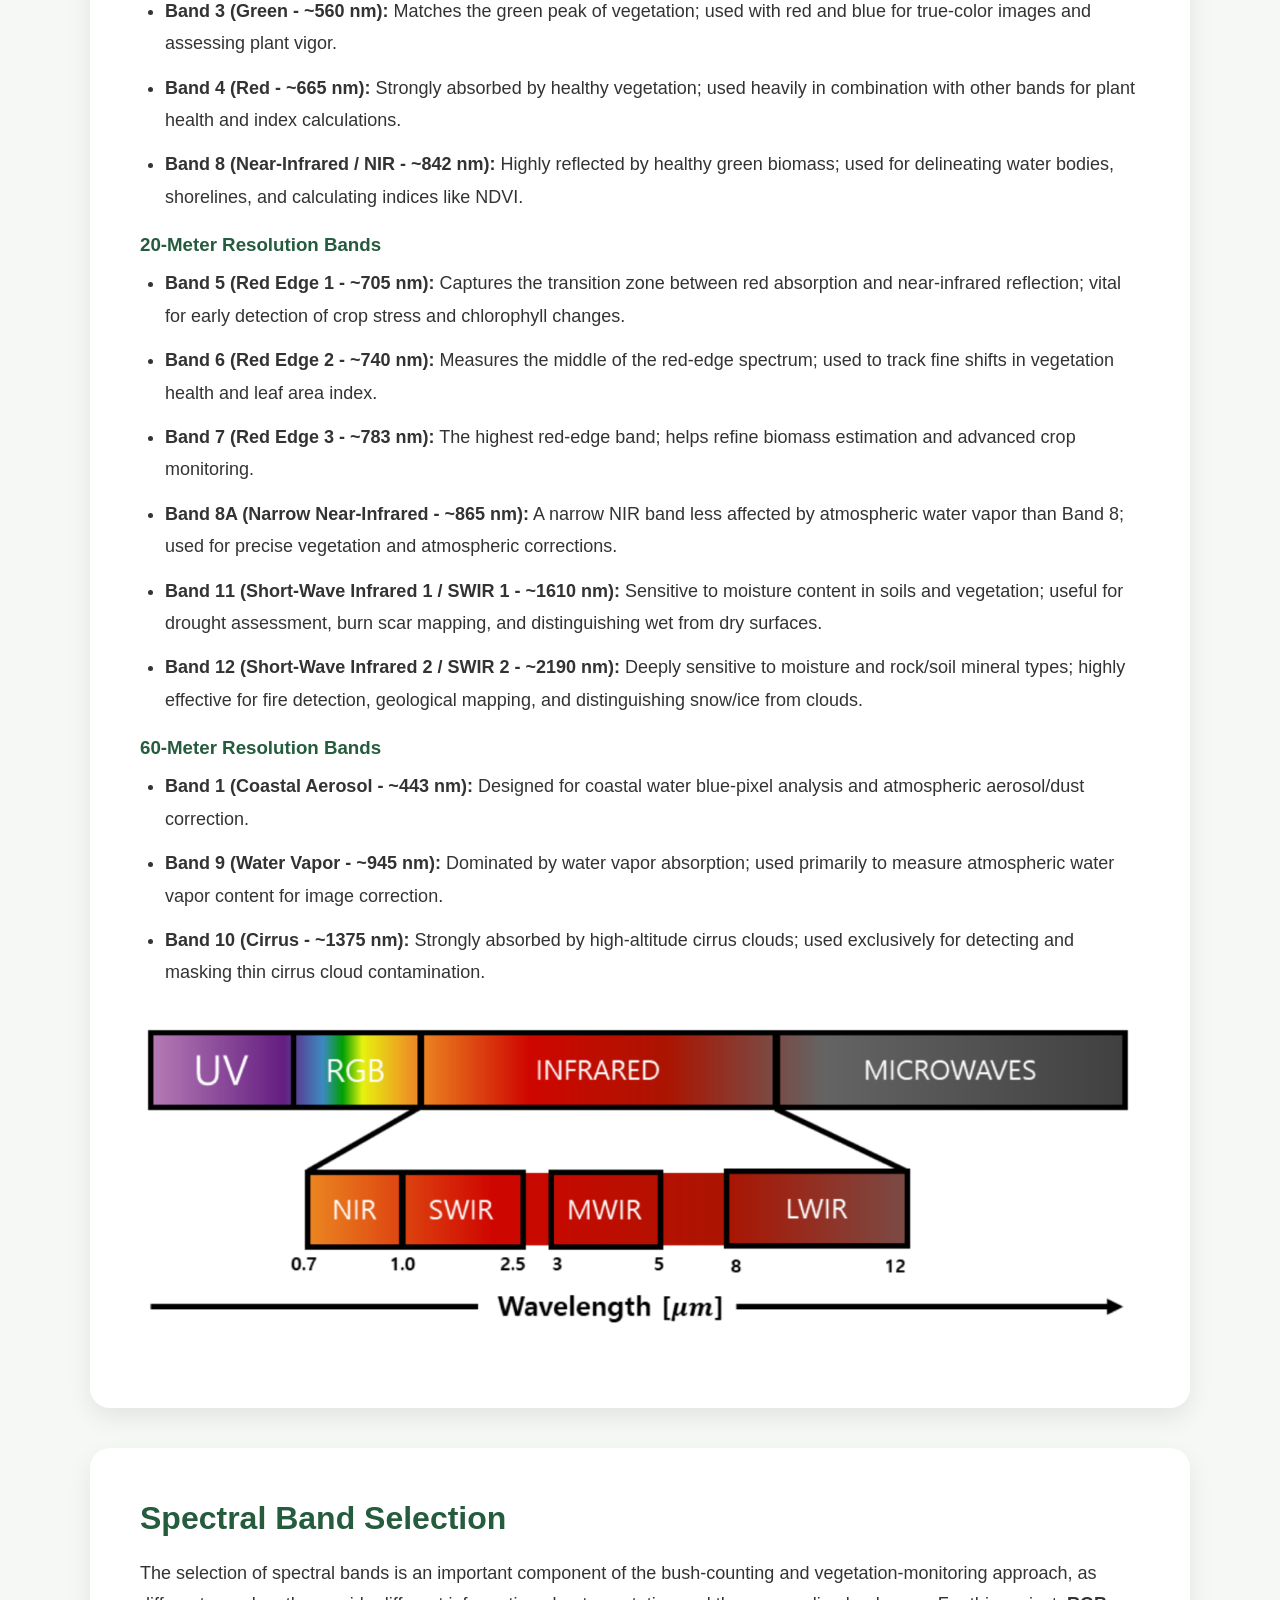
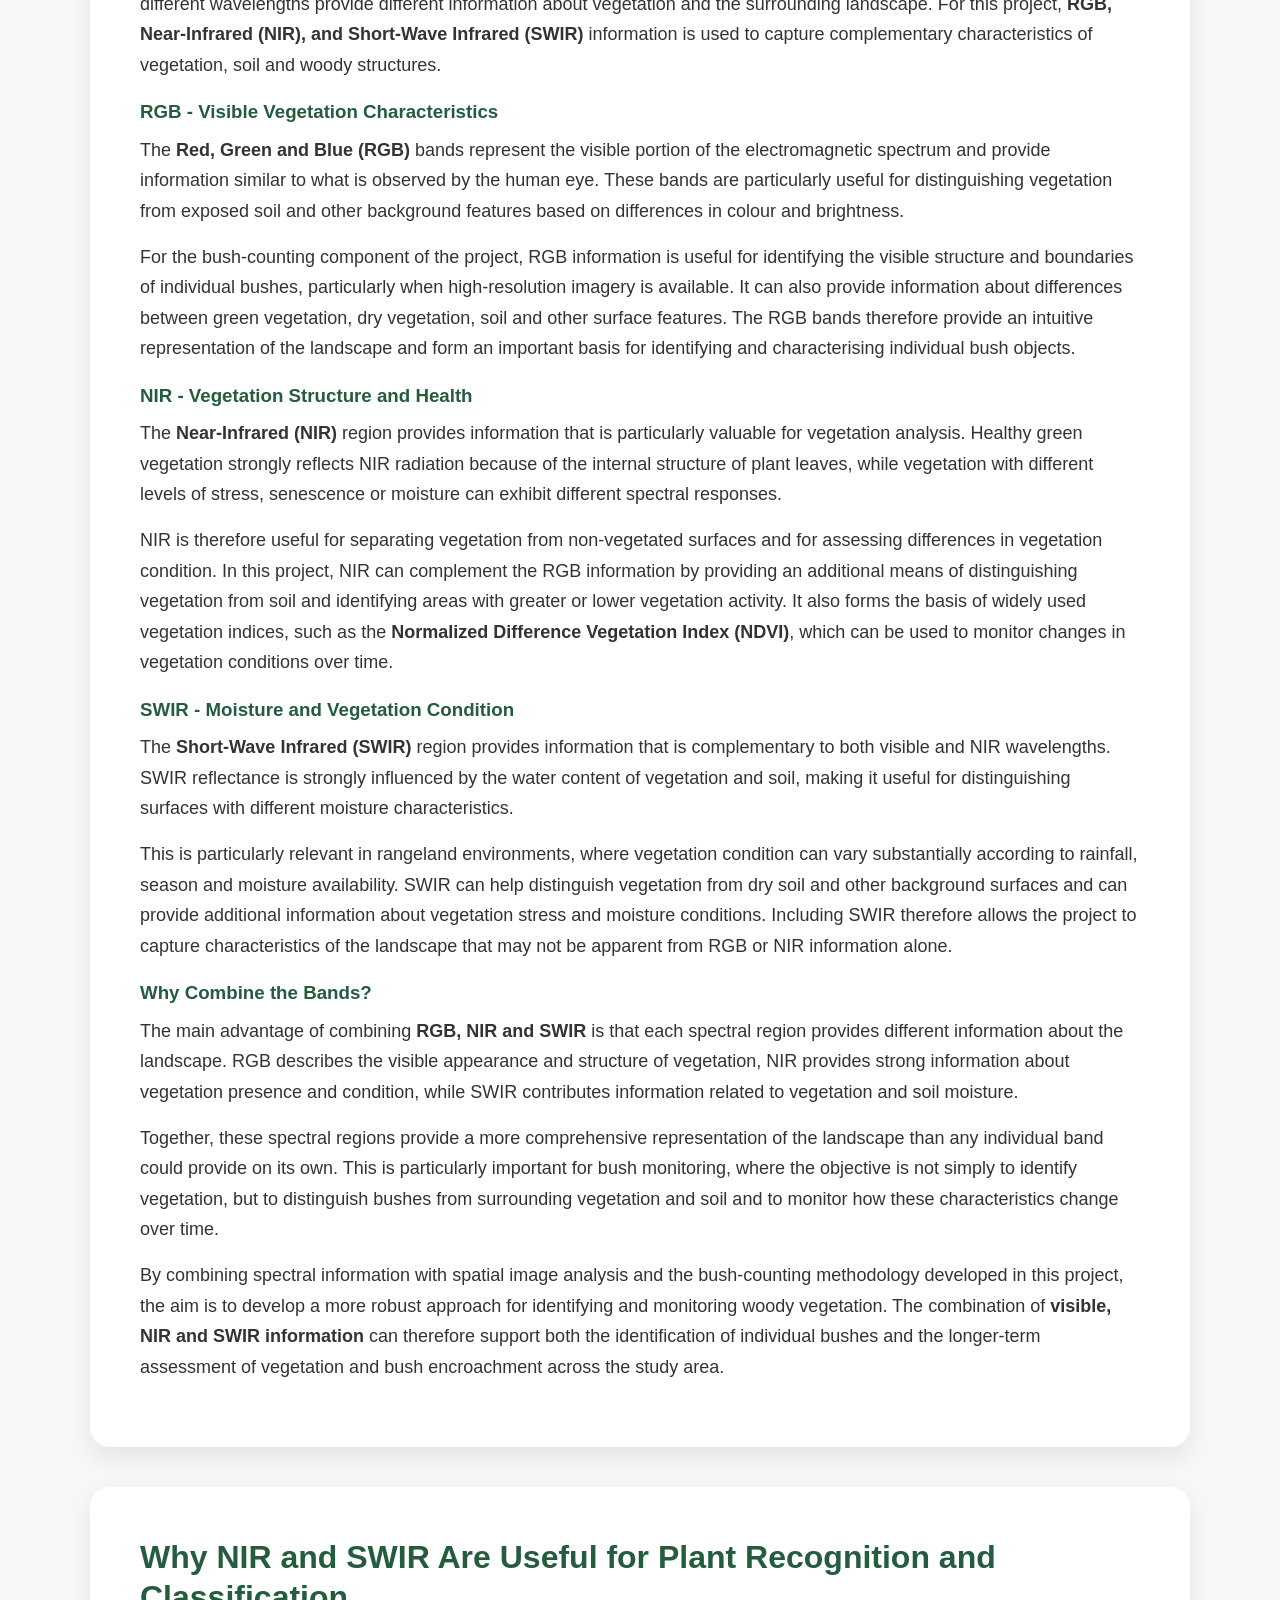
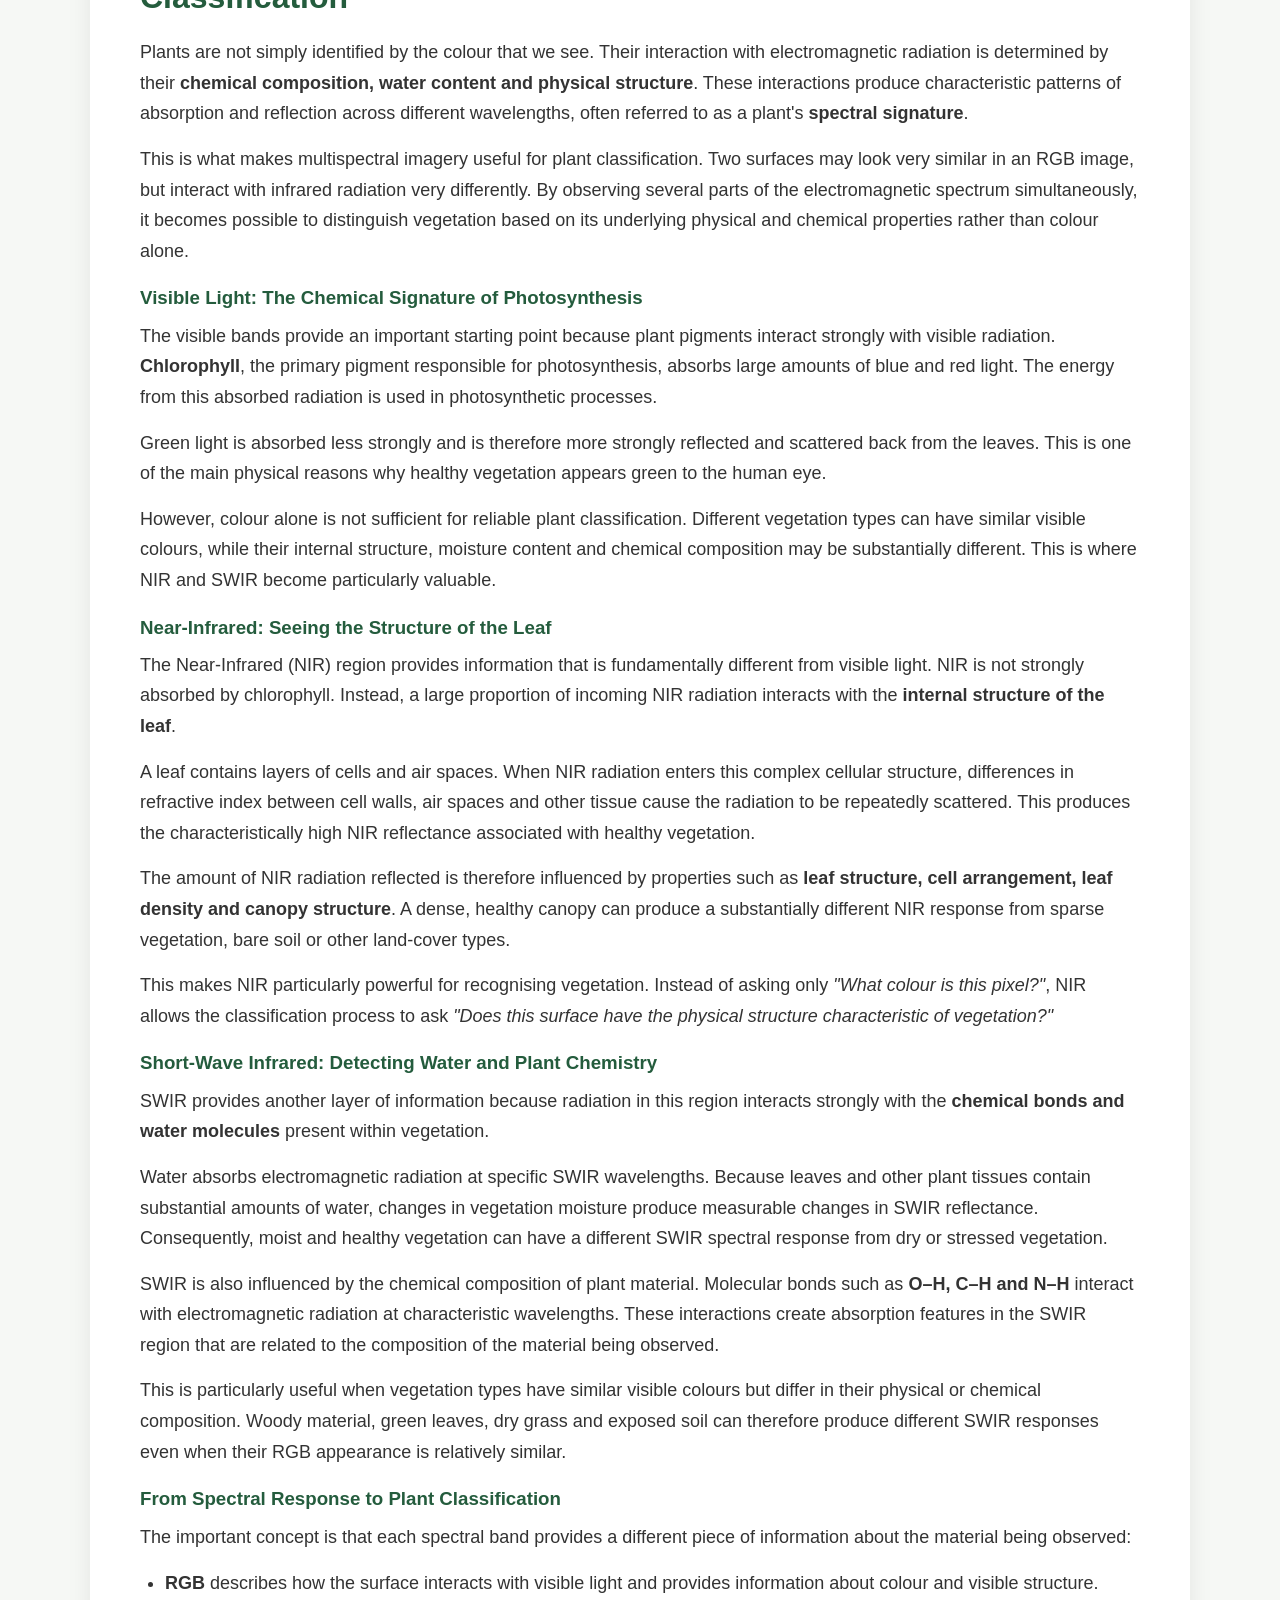
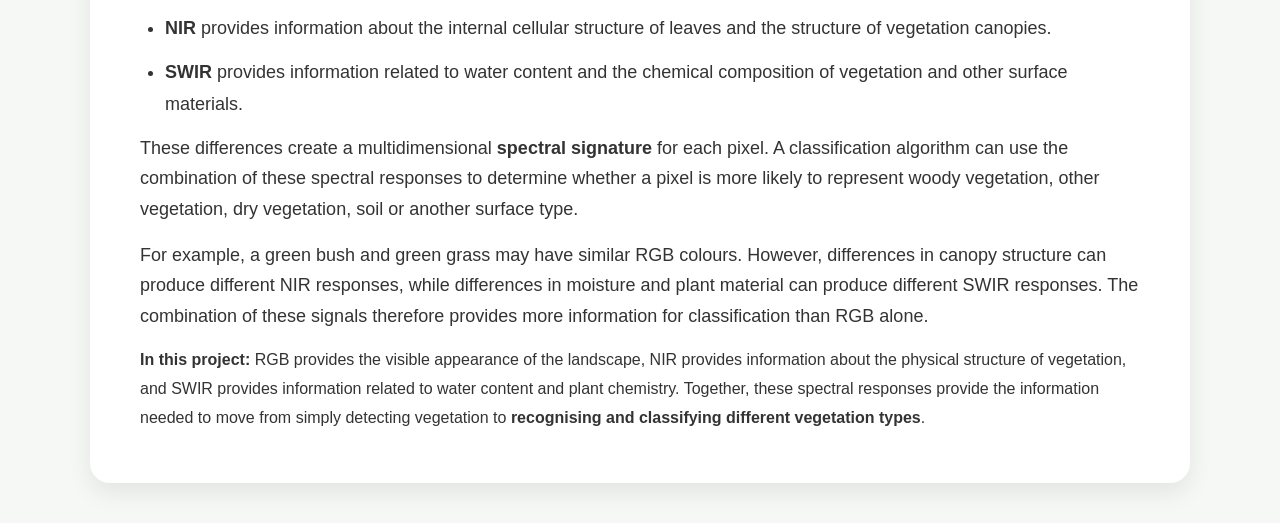
<file: Bush_Count_Project/index/MonitorOverTime_index.html>
<!DOCTYPE html>
<html lang="en">

    <head>
        <meta charset="UTF-8">
        <meta name="viewport"
                    content="width=device-width, initial-scale=1.0">
        <title>Monitoring Bush Encroachment Over Time</title>
        <link rel="stylesheet" href="../styles/monitor over time styles.css">
    </head>

    <body>
        <!-- Header -->
         <header>
            <h1>Monitoring Bush Encroachment Over Time</h1>
            <p>
                Satellite imagery | Bush counting | Time analysis
            </p>
            <p>  </p>
            <a href="../index_homepage.html#monitor-over-time"> <button> Home </button></a>
         </header>

        <!-- Introduction -->
        <section>
            <h2>Introduction</h2>
            <p>
                Bush encroachment is an important land-management concern in many rangeland and agricultural areas, as changes in woody vegetation can influence the availability of grazing resources, 
                ecosystem functioning and the productivity of agricultural land. Although the presence of individual bushes may not necessarily indicate a problem, a gradual increase in bush density or 
                woody vegetation over time can alter the structure and condition of the veld. Consequently, monitoring bush encroachment is important not only for understanding the current condition of 
                a piece of land, but also for identifying how that condition changes over time.
            </p>
            <p>
                Monitoring a specific area over several years provides information that cannot be obtained from a single observation. A single image or bush count provides a snapshot of the vegetation at 
                a particular point in time, whereas repeated observations can reveal trends in bush density, vegetation cover and spatial distribution. This makes it possible to determine whether an area 
                is experiencing increasing encroachment, remaining relatively stable, or responding positively to vegetation management practices. Long-term monitoring can therefore support more informed 
                land-management decisions and provide an objective means of evaluating changes in the condition of the veld.
            </p>
            <p>
                Satellite-based remote sensing provides an effective approach for monitoring vegetation over large areas and across multiple years. Sentinel-2 imagery is particularly useful because it 
                provides regularly repeated multispectral observations that can be used to monitor changes in vegetation characteristics within a defined area of interest. By applying vegetation indices 
                such as the Normalized Difference Vegetation Index (NDVI), changes in vegetation activity and cover can be assessed consistently through time. However, satellite imagery generally provides 
                information at a spatial scale that may not capture the characteristics of individual bushes in sufficient detail.
            </p>
            <p>
                This creates an opportunity to combine satellite-based monitoring with high-resolution imagery and automated bush-counting techniques. Satellite imagery can be used to monitor the broader 
                temporal changes occurring across the study area, while high-resolution imagery can provide more detailed information about individual bushes, including their number, size and spatial distribution. 
                Combining these approaches can provide a more comprehensive understanding of how bush encroachment develops over time.
            </p>
            <p>
                Therefore, the objective of this monitoring approach is to establish a repeatable method for assessing changes in vegetation and bush density within a defined area over multiple years. By combining 
                Sentinel-2 time-series information with the bush-counting methodology developed in this project, changes in the condition of the land can be quantified and monitored rather than relying on isolated 
                visual observations. This provides a foundation for identifying long-term trends and supporting data-driven decisions regarding veld and land management.
            </p>
        </section>

        <section>
            <h2>Sentinel-2 Satellite Imagery</h2>
            <p>
                The Sentinel satellites are a fleet of Earth-observation spacecraft developed by the European Space Agency (ESA) for the European Union's Copernicus Programme. They monitor land, oceans, and 
                atmosphere to track environmental changes, map disasters, and support climate science. The Sentinel Fleet:
            </p>
            <ul>
                <li>Sentinel-1: Radar imaging for all-weather, day-and-night land and sea monitoring.</li>
                <li>Sentinel-2: High-resolution optical and multispectral imaging for vegetation, soil, and coastal areas.</li>
                <li>Sentinel-3: Marine and land measurements, including sea-surface temperature and ocean color.</li>
                <li>Sentinel-4 & 5: Atmospheric monitoring for air quality and climate gases from geostationary and polar orbits.</li>
                <li>Sentinel-6: Global sea-surface height measurements for oceanography.</li>
            </ul>
            <p>
                For this project in particular, we are interested in Sentinel-2 imagery that is used for rangeland monitoring.
            </p>
            <img src="../images/sentinel-2.jpg">
            <p>
                The Sentinel-2 satellite carries a multispectral instument (MSI) that captures 12 distinct spectral bands ranging from visible light to short-wave infrared, mentioned in the table below.
                <img src="../images/IMG-0724.JPG">
            </p>
            <p>
                These spectral bands are divided into different resolution bands:
            </p>
            <h3>10-Meter Resolution Bands</h3>
            <ul>
                <li><strong>Band 2 (Blue - ~490 nm):</strong> Used for coastal water mapping, soil/vegetation discrimination, and basic atmospheric haze/smoke observation</li>
                <li><strong>Band 3 (Green - ~560 nm):</strong>  Matches the green peak of vegetation; used with red and blue for true-color images and assessing plant vigor.</li>
                <li><strong>Band 4 (Red - ~665 nm):</strong>  Strongly absorbed by healthy vegetation; used heavily in combination with other bands for plant health and index calculations.</li>
                <li><strong>Band 8 (Near-Infrared / NIR - ~842 nm):</strong>  Highly reflected by healthy green biomass; used for delineating water bodies, shorelines, and calculating indices like NDVI.</li>
            </ul>
            <h3>20-Meter Resolution Bands</h3>
            <ul>
                <li><strong>Band 5 (Red Edge 1 - ~705 nm):</strong> Captures the transition zone between red absorption and near-infrared reflection; vital for early detection of crop stress and chlorophyll changes.</li>
                <li><strong>Band 6 (Red Edge 2 - ~740 nm): </strong>Measures the middle of the red-edge spectrum; used to track fine shifts in vegetation health and leaf area index.</li>
                <li><strong>Band 7 (Red Edge 3 - ~783 nm):</strong> The highest red-edge band; helps refine biomass estimation and advanced crop monitoring.</li>
                <li><strong>Band 8A (Narrow Near-Infrared - ~865 nm):</strong> A narrow NIR band less affected by atmospheric water vapor than Band 8; used for precise vegetation and atmospheric corrections.</li>
                <li><strong>Band 11 (Short-Wave Infrared 1 / SWIR 1 - ~1610 nm):</strong> Sensitive to moisture content in soils and vegetation; useful for drought assessment, burn scar mapping, and distinguishing wet from dry surfaces.</li>
                <li><strong>Band 12 (Short-Wave Infrared 2 / SWIR 2 - ~2190 nm):</strong> Deeply sensitive to moisture and rock/soil mineral types; highly effective for fire detection, geological mapping, and distinguishing snow/ice from clouds.</li>
            </ul>
            <h3>60-Meter Resolution Bands</h3>
            <ul>
                <li><strong>Band 1 (Coastal Aerosol - ~443 nm):</strong> Designed for coastal water blue-pixel analysis and atmospheric aerosol/dust correction.</li>
                <li><strong>Band 9 (Water Vapor - ~945 nm):</strong> Dominated by water vapor absorption; used primarily to measure atmospheric water vapor content for image correction.</li>
                <li><strong>Band 10 (Cirrus - ~1375 nm):</strong> Strongly absorbed by high-altitude cirrus clouds; used exclusively for detecting and masking thin cirrus cloud contamination.</li>
            </ul>
            <img src="../images/IMG-0727.PNG">
        </section>
        
        <!-- Spectral Band Selection --> 
        <section> 
            <h2>Spectral Band Selection</h2> 
            <p> 
                The selection of spectral bands is an important component of the bush-counting and vegetation-monitoring approach, as different wavelengths provide different information about vegetation and the 
                surrounding landscape. For this project, <strong>RGB, Near-Infrared (NIR), and Short-Wave Infrared (SWIR)</strong> information is used to capture complementary characteristics of vegetation, soil 
                and woody structures. 
            </p> 
            <!-- RGB --> 
            <h3>RGB - Visible Vegetation Characteristics</h3> 
            <p> 
                The <strong>Red, Green and Blue (RGB)</strong> bands represent the visible portion of the electromagnetic spectrum and provide information similar to what is observed by the human eye. These bands are 
                particularly useful for distinguishing vegetation from exposed soil and other background features based on differences in colour and brightness. 
            </p> 
            <p> 
                For the bush-counting component of the project, RGB information is useful for identifying the visible structure and boundaries of individual bushes, particularly when high-resolution imagery is available. 
                It can also provide information about differences between green vegetation, dry vegetation, soil and other surface features. The RGB bands therefore provide an intuitive representation of the landscape and 
                form an important basis for identifying and characterising individual bush objects. 
            </p>
            <!-- NIR --> 
            <h3>NIR - Vegetation Structure and Health</h3> 
            <p> 
                The <strong>Near-Infrared (NIR)</strong> region provides information that is particularly valuable for vegetation analysis. Healthy green vegetation strongly reflects NIR radiation because of the 
                internal structure of plant leaves, while vegetation with different levels of stress, senescence or moisture can exhibit different spectral responses. 
            </p> 
            <p> 
                NIR is therefore useful for separating vegetation from non-vegetated surfaces and for assessing differences in vegetation condition. In this project, NIR can complement the RGB information by providing 
                an additional means of distinguishing vegetation from soil and identifying areas with greater or lower vegetation activity. It also forms the basis of widely used vegetation indices, such as 
                the <strong>Normalized Difference Vegetation Index (NDVI)</strong>, which can be used to monitor changes in vegetation conditions over time. 
            </p> 
            <!-- SWIR --> 
            <h3>SWIR - Moisture and Vegetation Condition</h3> 
            <p> 
                The <strong>Short-Wave Infrared (SWIR)</strong> region provides information that is complementary to both visible and NIR wavelengths. SWIR reflectance is strongly influenced by the water content of 
                vegetation and soil, making it useful for distinguishing surfaces with different moisture characteristics. 
            </p> 
            <p> 
                This is particularly relevant in rangeland environments, where vegetation condition can vary substantially according to rainfall, season and moisture availability. SWIR can help distinguish vegetation 
                from dry soil and other background surfaces and can provide additional information about vegetation stress and moisture conditions. Including SWIR therefore allows the project to capture 
                characteristics of the landscape that may not be apparent from RGB or NIR information alone. 
            </p> 
            <!-- Combination --> 
            <h3>Why Combine the Bands?</h3> 
            <p> 
                The main advantage of combining <strong>RGB, NIR and SWIR</strong> is that each spectral region provides different information about the landscape. RGB describes the visible appearance and structure 
                of vegetation, NIR provides strong information about vegetation presence and condition, while SWIR contributes information related to vegetation and soil moisture. 
            </p> 
            <p> 
                Together, these spectral regions provide a more comprehensive representation of the landscape than any individual band could provide on its own. This is particularly important for bush monitoring, 
                where the objective is not simply to identify vegetation, but to distinguish bushes from surrounding vegetation and soil and to monitor how these characteristics change over time. 
            </p> 
            <p> 
                By combining spectral information with spatial image analysis and the bush-counting methodology developed in this project, the aim is to develop a more robust approach for identifying and monitoring 
                woody vegetation. The combination of <strong>visible, NIR and SWIR information</strong> can therefore support both the identification of individual bushes and the longer-term assessment of vegetation 
                and bush encroachment across the study area. 
            </p> 
        </section> 
        
        <!-- Why NIR and SWIR Work for Plant Classification --> 
        <section class="spectral-explanation"> 
            <h2>Why NIR and SWIR Are Useful for Plant Recognition and Classification</h2> 
            <p> 
                Plants are not simply identified by the colour that we see. Their interaction with electromagnetic radiation is determined by their <strong>chemical composition, water content and physical 
                structure</strong>. These interactions produce characteristic patterns of absorption and reflection across different wavelengths, often referred to as a plant's <strong>spectral signature</strong>. 
            </p> 
            <p> 
                This is what makes multispectral imagery useful for plant classification. Two surfaces may look very similar in an RGB image, but interact with infrared radiation very differently. By observing several 
                parts of the electromagnetic spectrum simultaneously, it becomes possible to distinguish vegetation based on its underlying physical and chemical properties rather than colour alone. 
            </p> 
            <!-- Visible Light --> 
            <h3>Visible Light: The Chemical Signature of Photosynthesis</h3> 
            <p> 
                The visible bands provide an important starting point because plant pigments interact strongly with visible radiation. <strong>Chlorophyll</strong>, the primary pigment responsible for photosynthesis, 
                absorbs large amounts of blue and red light. The energy from this absorbed radiation is used in photosynthetic processes. 
            </p> 
            <p> 
                Green light is absorbed less strongly and is therefore more strongly reflected and scattered back from the leaves. This is one of the main physical reasons why healthy vegetation appears green to the 
                human eye. 
            </p> 
            <p> 
                However, colour alone is not sufficient for reliable plant classification. Different vegetation types can have similar visible colours, while their internal structure, moisture content and chemical 
                composition may be substantially different. This is where NIR and SWIR become particularly valuable. 
            </p> 
            <!-- NIR Physics --> 
            <h3>Near-Infrared: Seeing the Structure of the Leaf</h3> 
            <p> 
                The Near-Infrared (NIR) region provides information that is fundamentally different from visible light. NIR is not strongly absorbed by chlorophyll. Instead, a large proportion of incoming NIR 
                radiation interacts with the <strong>internal structure of the leaf</strong>. 
            </p> 
            <p> 
                A leaf contains layers of cells and air spaces. When NIR radiation enters this complex cellular structure, differences in refractive index between cell walls, air spaces and other tissue cause the 
                radiation to be repeatedly scattered. This produces the characteristically high NIR reflectance associated with healthy vegetation. 
            </p> 
            <p> 
                The amount of NIR radiation reflected is therefore influenced by properties such as <strong>leaf structure, cell arrangement, leaf density and canopy structure</strong>. A dense, healthy canopy 
                can produce a substantially different NIR response from sparse vegetation, bare soil or other land-cover types. 
            </p> 
            <p> 
                This makes NIR particularly powerful for recognising vegetation. Instead of asking only <em>"What colour is this pixel?"</em>, NIR allows the classification process to ask <em>"Does this surface 
                have the physical structure characteristic of vegetation?"</em> 
            </p> 
            <!-- SWIR Physics and Chemistry --> 
            <h3>Short-Wave Infrared: Detecting Water and Plant Chemistry</h3> 
            <p> 
                SWIR provides another layer of information because radiation in this region interacts strongly with the <strong>chemical bonds and water molecules</strong> present within vegetation. 
            </p> 
            <p> 
                Water absorbs electromagnetic radiation at specific SWIR wavelengths. Because leaves and other plant tissues contain substantial amounts of water, changes in vegetation moisture produce measurable 
                changes in SWIR reflectance. Consequently, moist and healthy vegetation can have a different SWIR spectral response from dry or stressed vegetation. 
            </p> 
            <p> 
                SWIR is also influenced by the chemical composition of plant material. Molecular bonds such as <strong>O–H, C–H and N–H</strong> interact with electromagnetic radiation at characteristic wavelengths. 
                These interactions create absorption features in the SWIR region that are related to the composition of the material being observed. 
            </p> 
            <p> 
                This is particularly useful when vegetation types have similar visible colours but differ in their physical or chemical composition. Woody material, green leaves, dry grass and exposed soil can therefore 
                produce different SWIR responses even when their RGB appearance is relatively similar. 
            </p> 
            <!-- Classification --> 
            <h3>From Spectral Response to Plant Classification</h3> 
            <p> 
                The important concept is that each spectral band provides a different piece of information about the material being observed: 
            </p> 
            <ul> 
                <li> <strong>RGB</strong> describes how the surface interacts with visible light and provides information about colour and visible structure. </li> 
                <li> <strong>NIR</strong> provides information about the internal cellular structure of leaves and the structure of vegetation canopies. </li> 
                <li> <strong>SWIR</strong> provides information related to water content and the chemical composition of vegetation and other surface materials. </li> 
            </ul> 
            <p> 
                These differences create a multidimensional <strong>spectral signature</strong> for each pixel. A classification algorithm can use the combination of these spectral responses to determine whether a 
                pixel is more likely to represent woody vegetation, other vegetation, dry vegetation, soil or another surface type. 
            </p> 
            <p> 
                For example, a green bush and green grass may have similar RGB colours. However, differences in canopy structure can produce different NIR responses, while differences in moisture and plant material 
                can produce different SWIR responses. The combination of these signals therefore provides more information for classification than RGB alone. 
            </p> 
            <div class="spectral-highlight"> 
                <strong>In this project:</strong> RGB provides the visible appearance of the landscape, NIR provides information about the physical structure of vegetation, and SWIR provides information related to 
                water content and plant chemistry. Together, these spectral responses provide the information needed to move from simply detecting vegetation to <strong>recognising and classifying different vegetation 
                types</strong>. 
            </div> 
        </section>

    </body>
</html>
</file>
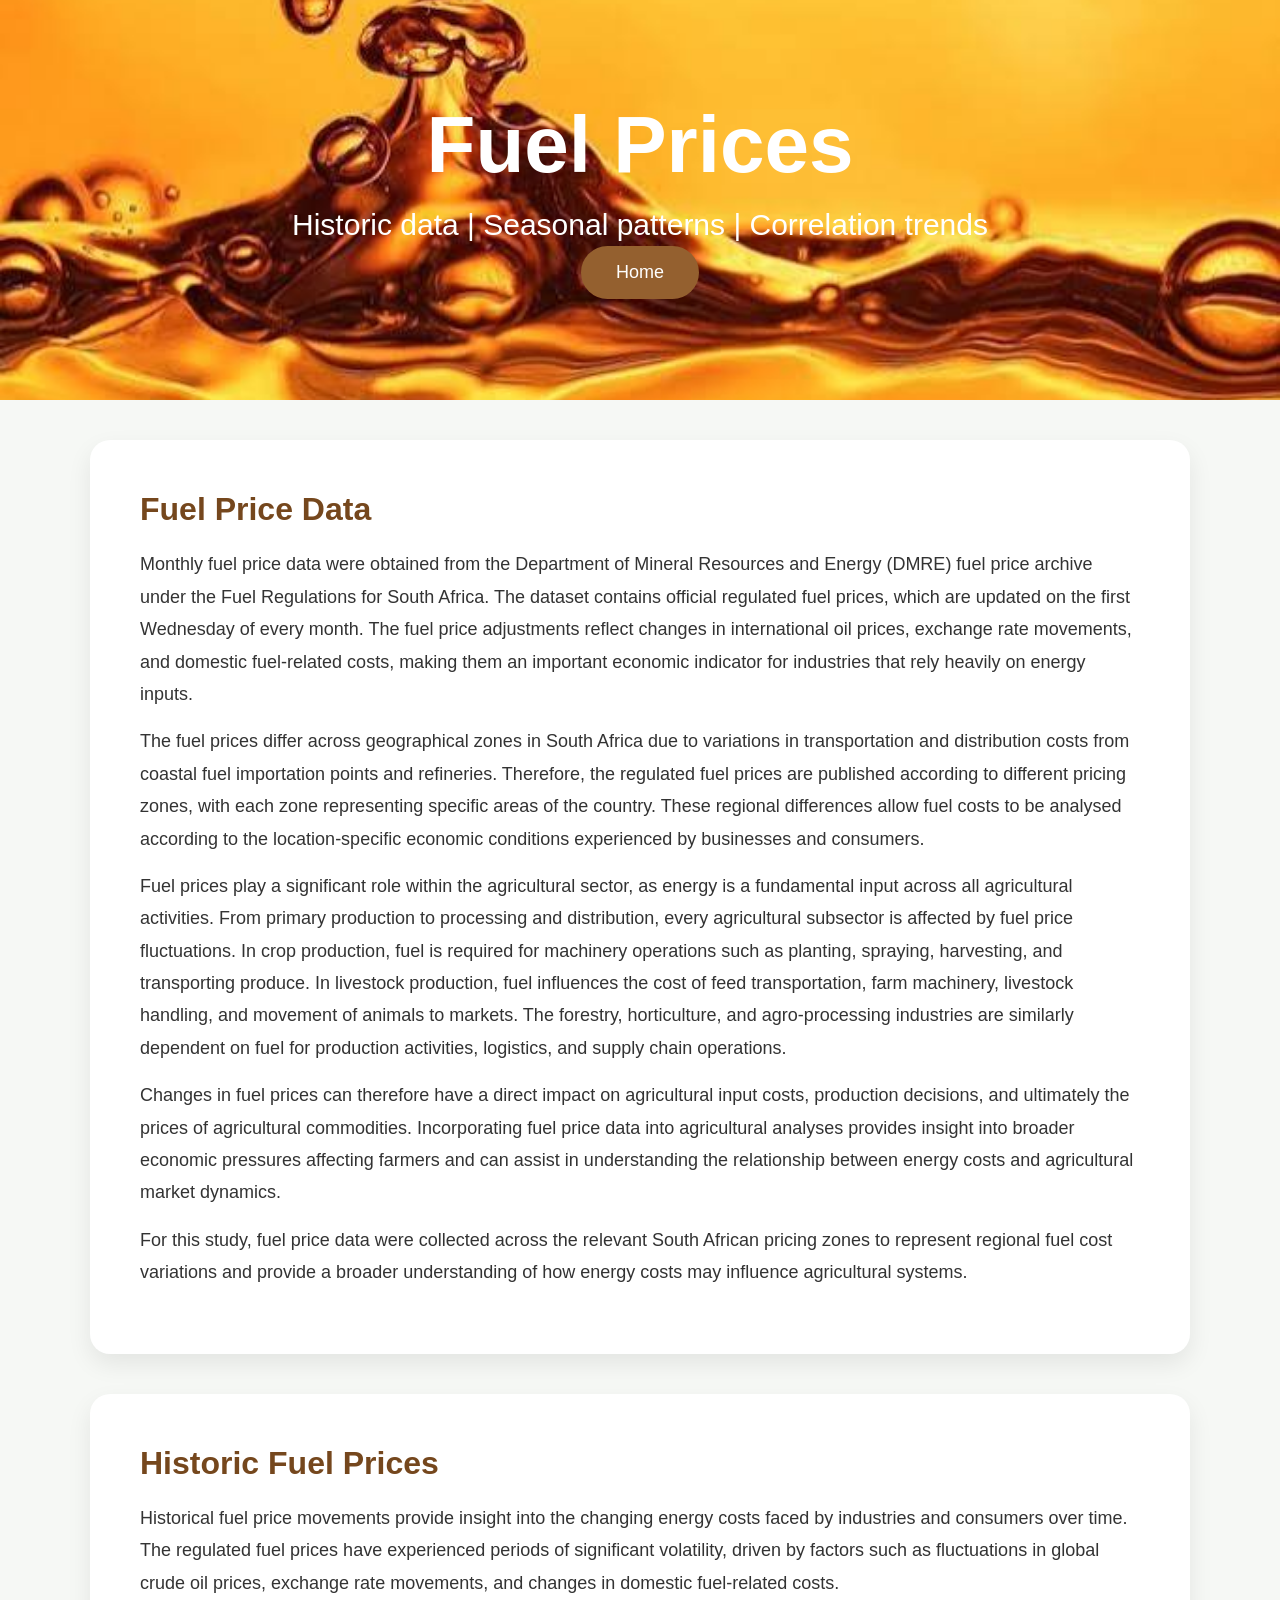
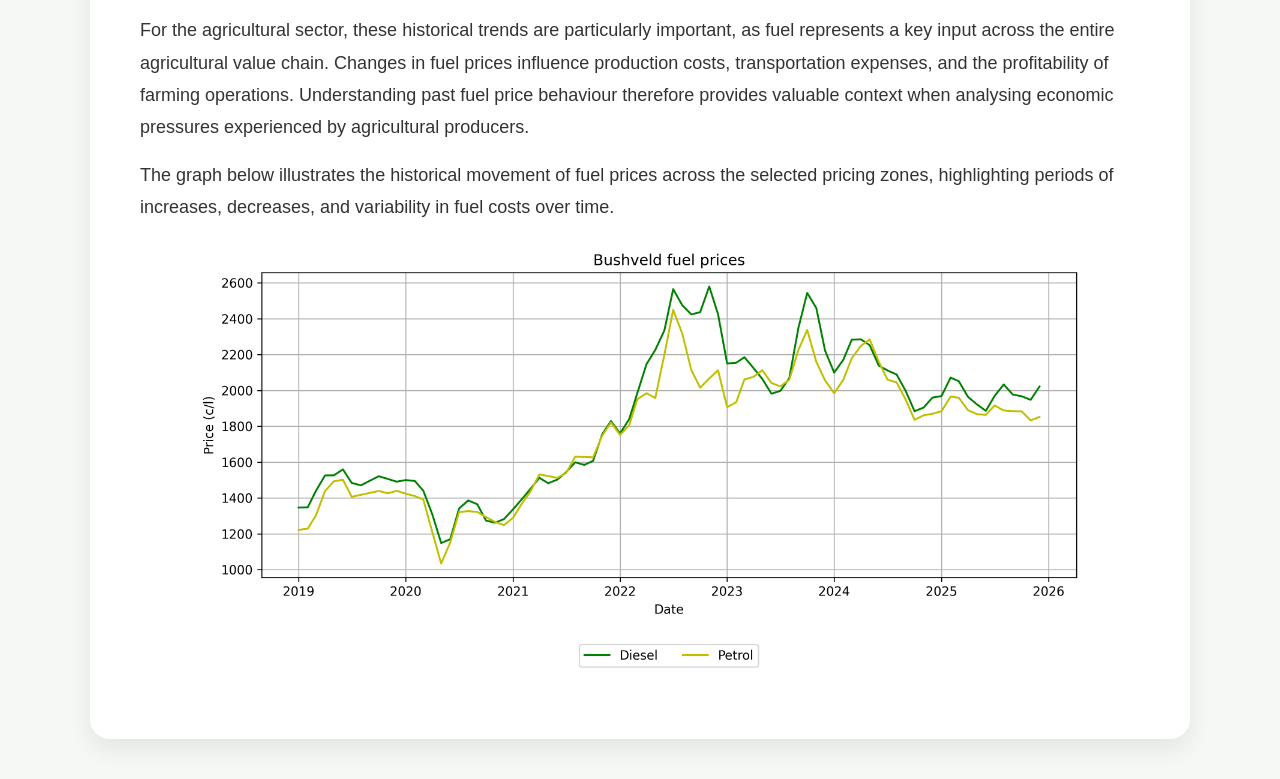
<file: Cattle_Price_Project/index/fuel prices index.html>
<!DOCTYPE html>
<html lang="en">

    <head>
        <meta charset="UTF-8">
        <meta name="viewport"
                    content="width=device-width, initial-scale=1.0">
        <title>Fuel Price Data</title>
        <link rel="stylesheet" href="../styles/fuel prices style.css">
    </head>

    <body>
        <!-- Header -->
         <header>
            <h1>Fuel Prices</h1>
            <p>
                Historic data | Seasonal patterns | Correlation trends
            </p>
            <a href="../index_homepage.html#data-types"> <button> Home </button></a>
         </header>

         <section>
            <h2> Fuel Price Data</h2>
            <p>
                Monthly fuel price data were obtained from the Department of Mineral Resources and Energy (DMRE) fuel price archive 
                under the Fuel Regulations for South Africa. The dataset contains official regulated fuel prices, which are updated 
                on the first Wednesday of every month. The fuel price adjustments reflect changes in international oil prices, 
                exchange rate movements, and domestic fuel-related costs, making them an important economic indicator for industries 
                that rely heavily on energy inputs.
            </p>
            <p>
                The fuel prices differ across geographical zones in South Africa due to variations in transportation and distribution 
                costs from coastal fuel importation points and refineries. Therefore, the regulated fuel prices are published according 
                to different pricing zones, with each zone representing specific areas of the country. These regional differences allow 
                fuel costs to be analysed according to the location-specific economic conditions experienced by businesses and consumers.
            </p>
            <p>
                Fuel prices play a significant role within the agricultural sector, as energy is a fundamental input across all 
                agricultural activities. From primary production to processing and distribution, every agricultural subsector is 
                affected by fuel price fluctuations. In crop production, fuel is required for machinery operations such as planting, 
                spraying, harvesting, and transporting produce. In livestock production, fuel influences the cost of feed transportation, 
                farm machinery, livestock handling, and movement of animals to markets. The forestry, horticulture, and agro-processing 
                industries are similarly dependent on fuel for production activities, logistics, and supply chain operations.
            </p>
            <p>
                Changes in fuel prices can therefore have a direct impact on agricultural input costs, production decisions, and 
                ultimately the prices of agricultural commodities. Incorporating fuel price data into agricultural analyses provides 
                insight into broader economic pressures affecting farmers and can assist in understanding the relationship between 
                energy costs and agricultural market dynamics.
            </p>
            <p>
                For this study, fuel price data were collected across the relevant South African pricing zones to represent regional 
                fuel cost variations and provide a broader understanding of how energy costs may influence agricultural systems.
            </p>
         </section>

         <section>
            <h2>Historic Fuel Prices</h2>
            <p>
                Historical fuel price movements provide insight into the changing energy costs faced by industries and consumers 
                over time. The regulated fuel prices have experienced periods of significant volatility, driven by factors such as 
                fluctuations in global crude oil prices, exchange rate movements, and changes in domestic fuel-related costs.
            </p>
            <p>
                For the agricultural sector, these historical trends are particularly important, as fuel represents a key input across 
                the entire agricultural value chain. Changes in fuel prices influence production costs, transportation expenses, and the 
                profitability of farming operations. Understanding past fuel price behaviour therefore provides valuable context when 
                analysing economic pressures experienced by agricultural producers.
            </p>
            <p>
                The graph below illustrates the historical movement of fuel prices across the selected pricing zones, highlighting 
                periods of increases, decreases, and variability in fuel costs over time.
            </p>
            <img src="../images/Data/Fuel_prices.png">
         </section>
    </body>
    <footer>
    </footer>
</html>
</file>
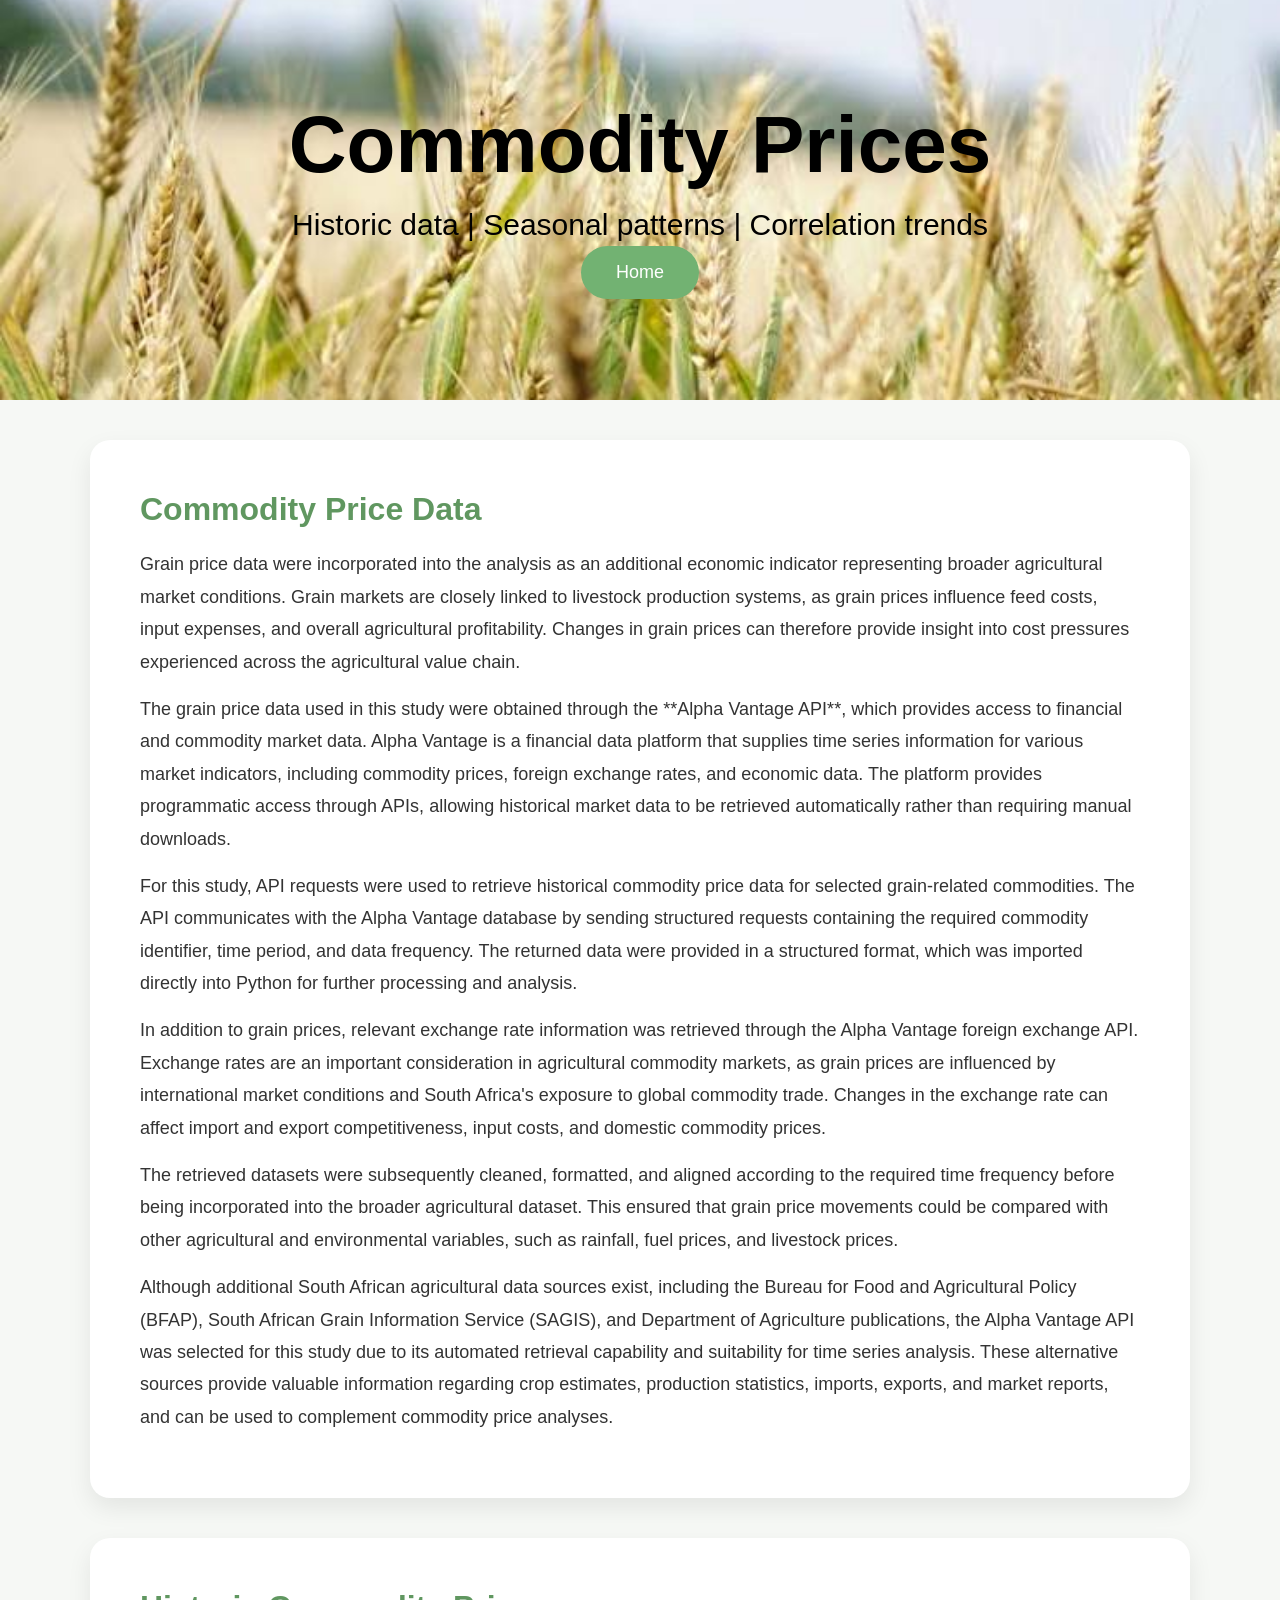
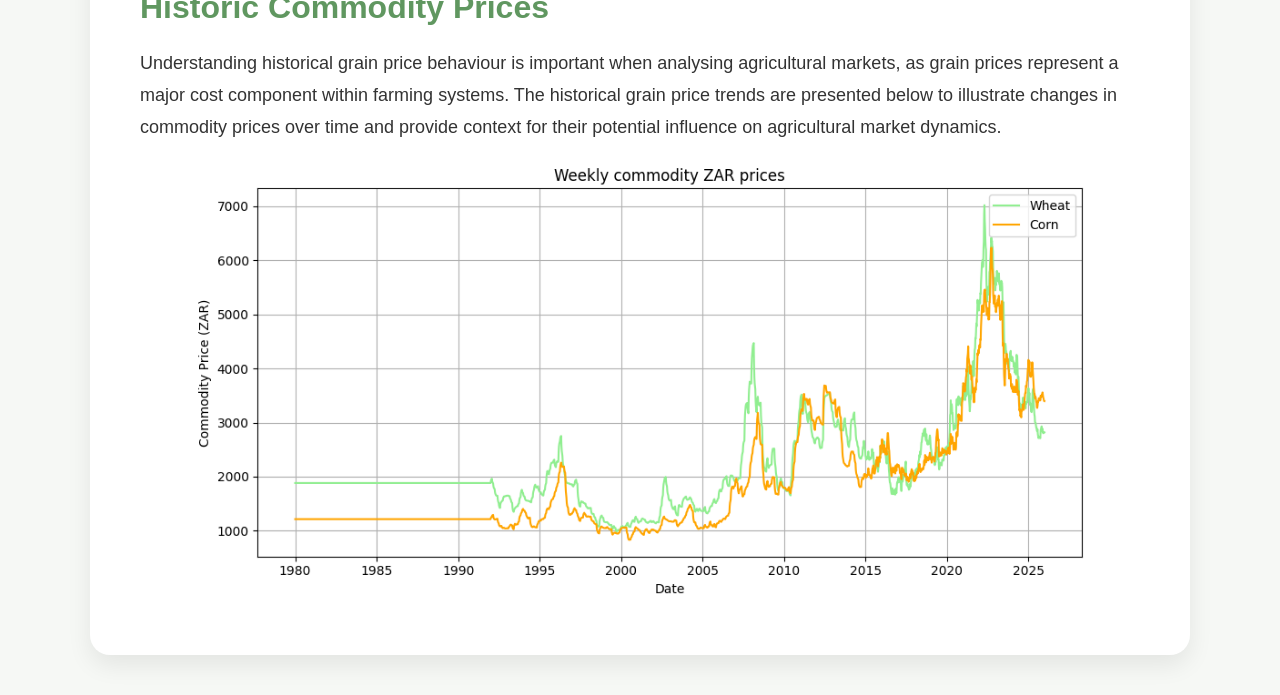
<file: Cattle_Price_Project/index/grain prices index.html>
<!DOCTYPE html>
<html lang="en">

    <head>
        <meta charset="UTF-8">
        <meta name="viewport"
                    content="width=device-width, initial-scale=1.0">
        <title>Commodity Price Data</title>
        <link rel="stylesheet" href="../styles/grain prices style.css">
    </head>

    <body>
        <!-- Header -->
         <header>
            <h1>Commodity Prices</h1>
            <p>
                Historic data | Seasonal patterns | Correlation trends
            </p>
            <p>  </p>
            <a href="../index_homepage.html#data-types"> <button> Home </button></a>
         </header>

         <section>
            <h2>Commodity Price Data</h2>
            <p>
                Grain price data were incorporated into the analysis as an additional economic indicator representing broader 
                agricultural market conditions. Grain markets are closely linked to livestock production systems, as grain prices 
                influence feed costs, input expenses, and overall agricultural profitability. Changes in grain prices can therefore 
                provide insight into cost pressures experienced across the agricultural value chain.
            </p>
            <p>
                The grain price data used in this study were obtained through the **Alpha Vantage API**, which provides access to 
                financial and commodity market data. Alpha Vantage is a financial data platform that supplies time series information 
                for various market indicators, including commodity prices, foreign exchange rates, and economic data. The platform 
                provides programmatic access through APIs, allowing historical market data to be retrieved automatically rather than 
                requiring manual downloads.
            </p>
            <p>
                For this study, API requests were used to retrieve historical commodity price data for selected grain-related 
                commodities. The API communicates with the Alpha Vantage database by sending structured requests containing the 
                required commodity identifier, time period, and data frequency. The returned data were provided in a structured 
                format, which was imported directly into Python for further processing and analysis.
            </p>
            <p>
                In addition to grain prices, relevant exchange rate information was retrieved through the Alpha Vantage foreign 
                exchange API. Exchange rates are an important consideration in agricultural commodity markets, as grain prices are 
                influenced by international market conditions and South Africa's exposure to global commodity trade. Changes in the 
                exchange rate can affect import and export competitiveness, input costs, and domestic commodity prices.
            </p>
            <p>
                The retrieved datasets were subsequently cleaned, formatted, and aligned according to the required time frequency 
                before being incorporated into the broader agricultural dataset. This ensured that grain price movements could be 
                compared with other agricultural and environmental variables, such as rainfall, fuel prices, and livestock prices.
            </p>
            <p>
                Although additional South African agricultural data sources exist, including the Bureau for Food and Agricultural 
                Policy (BFAP), South African Grain Information Service (SAGIS), and Department of Agriculture publications, the Alpha 
                Vantage API was selected for this study due to its automated retrieval capability and suitability for time series 
                analysis. These alternative sources provide valuable information regarding crop estimates, production statistics, 
                imports, exports, and market reports, and can be used to complement commodity price analyses.
            </p>
         </section>

         <section>
            <h2>Historic Commodity Prices</h2>
            <p>
                Understanding historical grain price behaviour is important when analysing agricultural markets, as grain prices 
                represent a major cost component within farming systems. The historical grain price trends are presented below 
                to illustrate changes in commodity prices over time and provide context for their potential influence on agricultural 
                market dynamics.
            </p>
            <img src="../images/Data/Grain_prices.png">
         </section>
    </body>
</html>
</file>
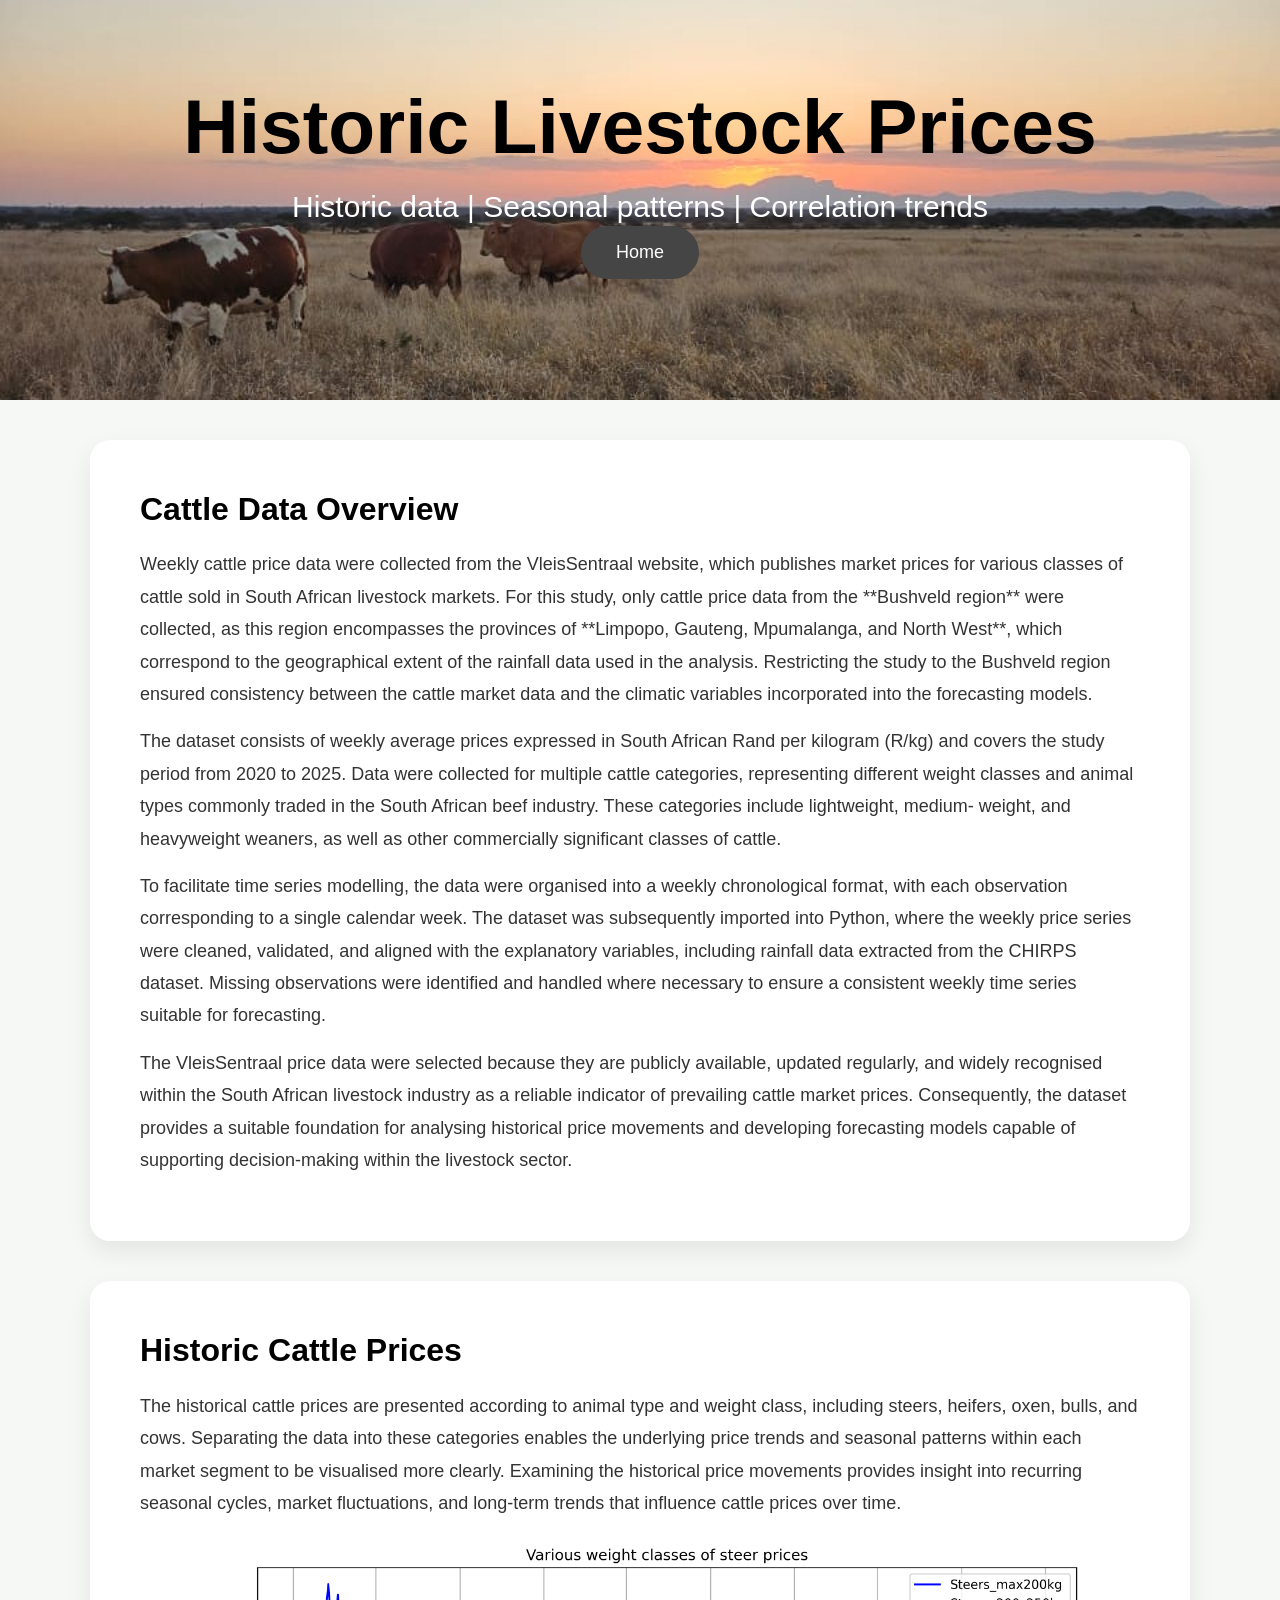
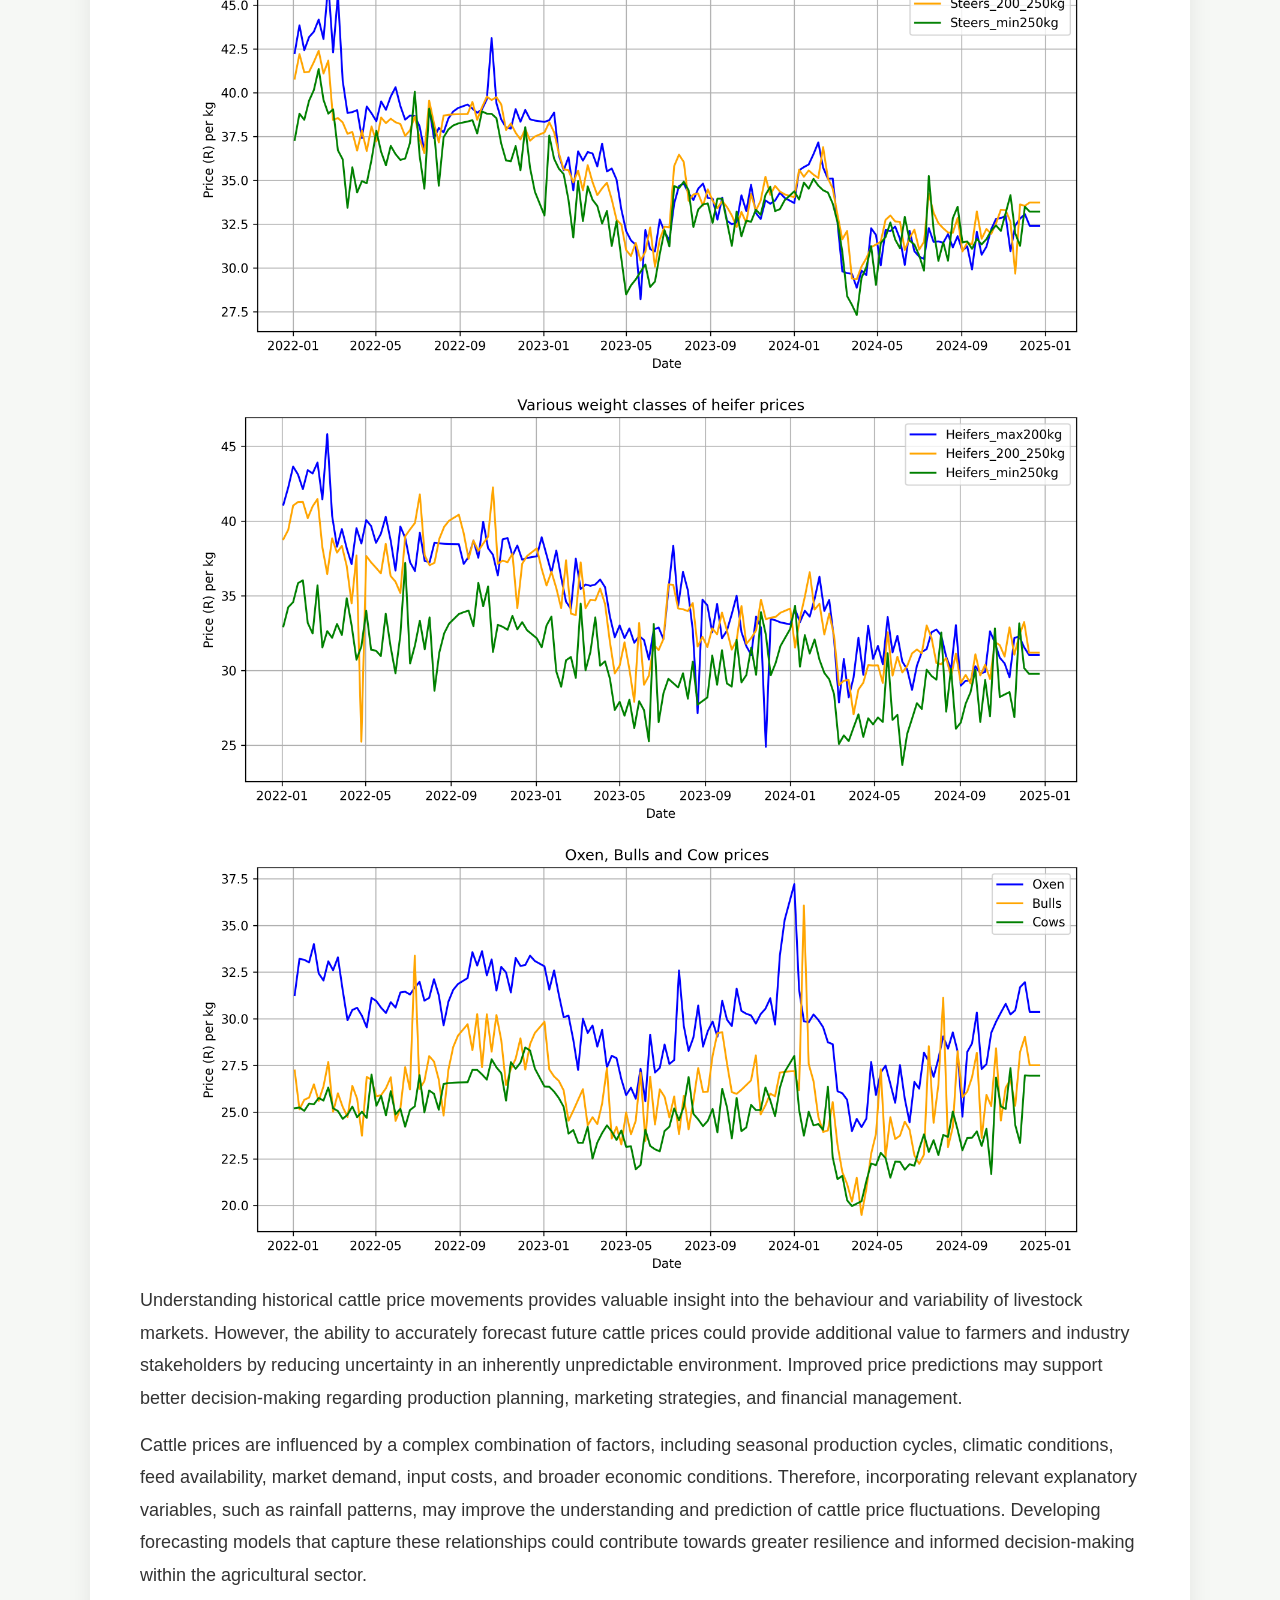
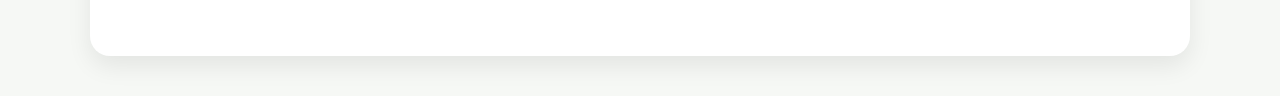
<file: Cattle_Price_Project/index/historic livestock prices index.html>
<!DOCTYPE html>
<html lang="en">

    <head>
        <meta charset="UTF-8">
        <meta name="viewport"
                    content="width=device-width, initial-scale=1.0">
        <title>Historic Livestock Price Data</title>
        <link rel="stylesheet" href="../styles/historic livestock prices style.css">
    </head>

    <body>
        <!-- Header -->
         <header>
            <h1>Historic Livestock Prices</h1>
            <p>
                Historic data | Seasonal patterns | Correlation trends
            </p>
            <p>  </p>
            <a href="../index_homepage.html#data-types"> <button> Home </button></a>
         </header>

         <section>
            <h2> Cattle Data Overview</h2>
            <p>
                Weekly cattle price data were collected from the VleisSentraal website, which publishes market prices for various
                classes of cattle sold in South African livestock markets. For this study, only cattle price data from the **Bushveld
                region** were collected, as this region encompasses the provinces of **Limpopo, Gauteng, Mpumalanga, and North West**,
                which correspond to the geographical extent of the rainfall data used in the analysis. Restricting the study to the 
                Bushveld region ensured consistency between the cattle market data and the climatic variables incorporated into the 
                forecasting models.
            </p>
            <p>
                The dataset consists of weekly average prices expressed in South African Rand per kilogram (R/kg) and covers the study
                period from 2020 to 2025. Data were collected for multiple cattle categories, representing different weight classes
                and animal types commonly traded in the South African beef industry. These categories include lightweight, medium-
                weight, and heavyweight weaners, as well as other commercially significant classes of cattle.
            </p>
            <p>
                To facilitate time series modelling, the data were organised into a weekly chronological format, with each observation
                corresponding to a single calendar week. The dataset was subsequently imported into Python, where the weekly price
                series were cleaned, validated, and aligned with the explanatory variables, including rainfall data extracted from the
                CHIRPS dataset. Missing observations were identified and handled where necessary to ensure a consistent weekly time
                series suitable for forecasting.
            </p>
            <p>
                The VleisSentraal price data were selected because they are publicly available, updated regularly, and widely
                recognised within the South African livestock industry as a reliable indicator of prevailing cattle market prices. 
                Consequently, the dataset provides a suitable foundation for analysing historical price movements and developing
                forecasting models capable of supporting decision-making within the livestock sector.
            </p>
         </section>
         <section>
            <h2>Historic Cattle Prices</h2>
            <p>
                The historical cattle prices are presented according to animal type and weight class, including steers, heifers, 
                oxen, bulls, and cows. Separating the data into these categories enables the underlying price trends and seasonal
                patterns within each market segment to be visualised more clearly. Examining the historical price movements provides
                insight into recurring seasonal cycles, market fluctuations, and long-term trends that influence cattle prices over time.
            </p>
            <img src="../images/Data/Steers_prices.png">
            <img src="../images/Data/Heifer_prices.png">
            <img src="../images/Data/OxBullCow_prices.png">
            <p>
                Understanding historical cattle price movements provides valuable insight into the behaviour and variability of 
                livestock markets. However, the ability to accurately forecast future cattle prices could provide additional value 
                to farmers and industry stakeholders by reducing uncertainty in an inherently unpredictable environment. Improved 
                price predictions may support better decision-making regarding production planning, marketing strategies, and 
                financial management.
            </p>
            <p>
                Cattle prices are influenced by a complex combination of factors, including seasonal production cycles, climatic 
                conditions, feed availability, market demand, input costs, and broader economic conditions. Therefore, incorporating 
                relevant explanatory variables, such as rainfall patterns, may improve the understanding and prediction of cattle 
                price fluctuations. Developing forecasting models that capture these relationships could contribute towards greater 
                resilience and informed decision-making within the agricultural sector.
            </p>
         </section>
    </body>
</html>
</file>
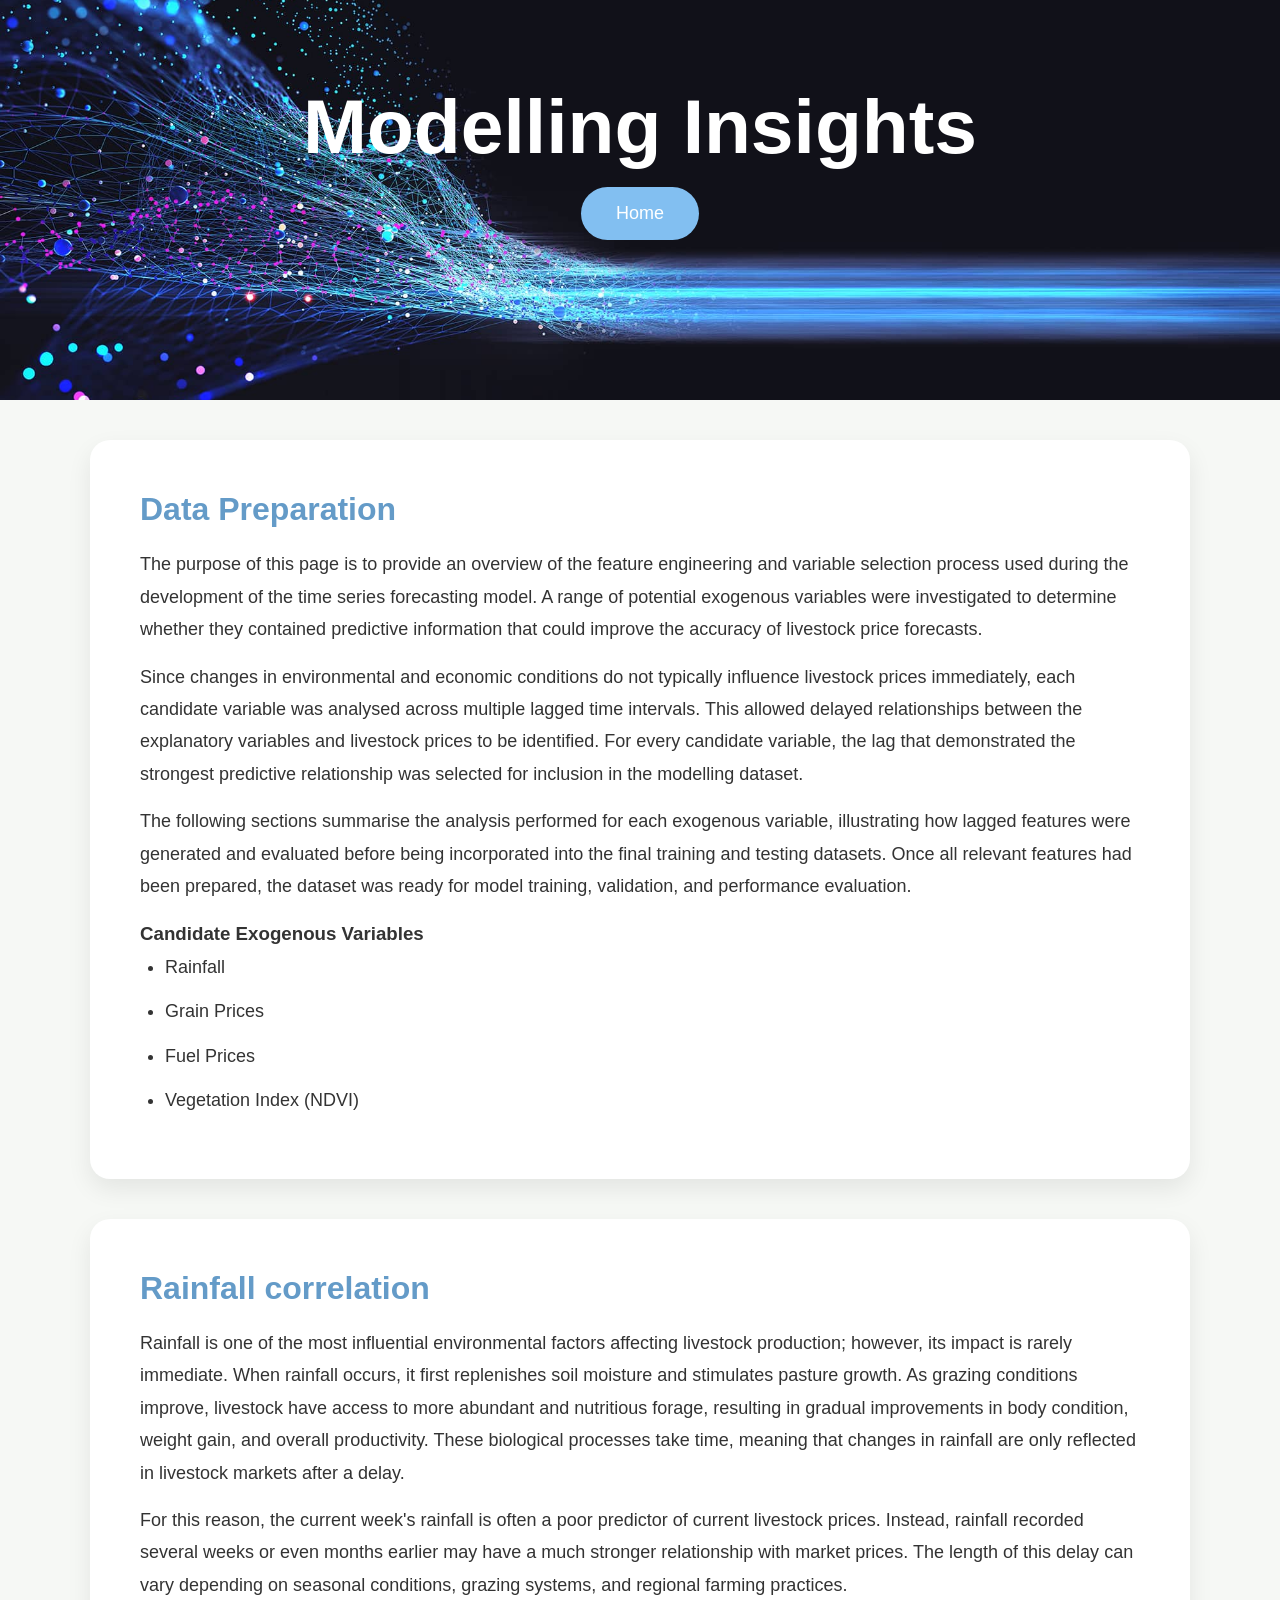
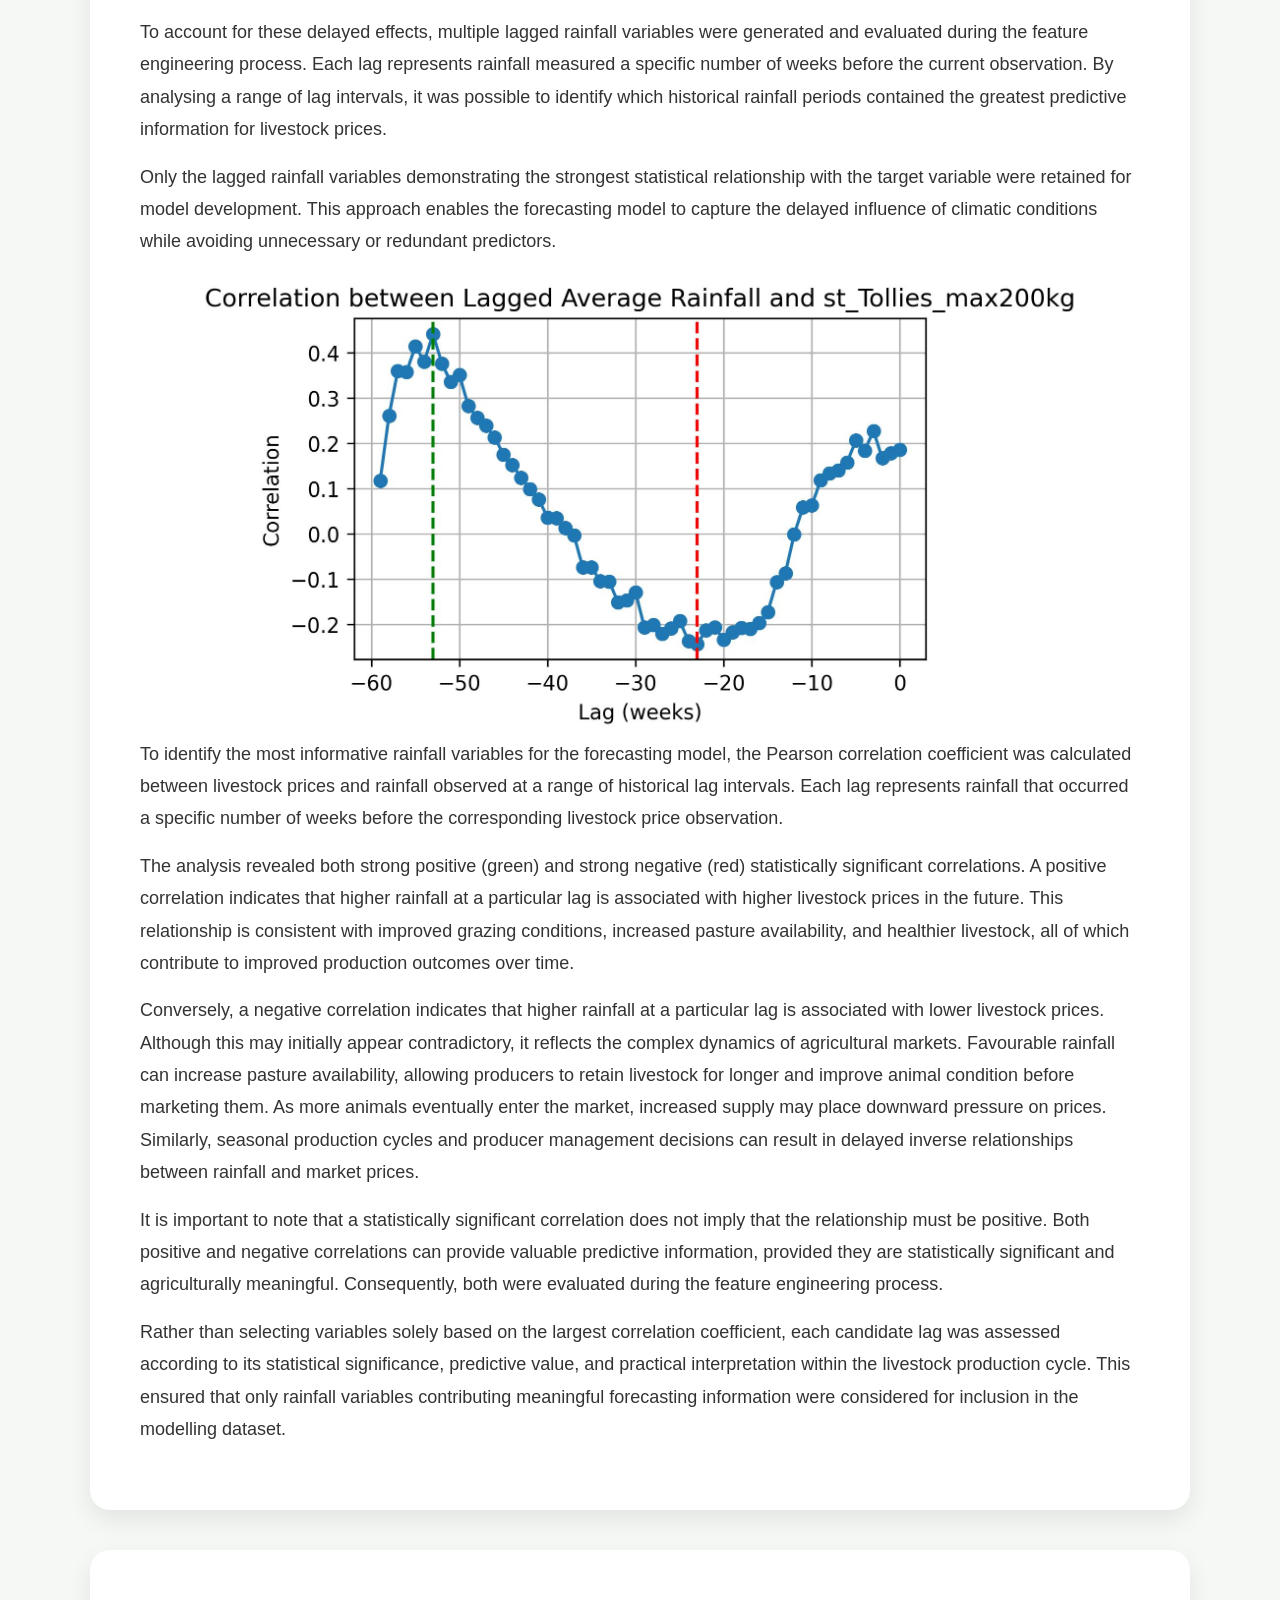
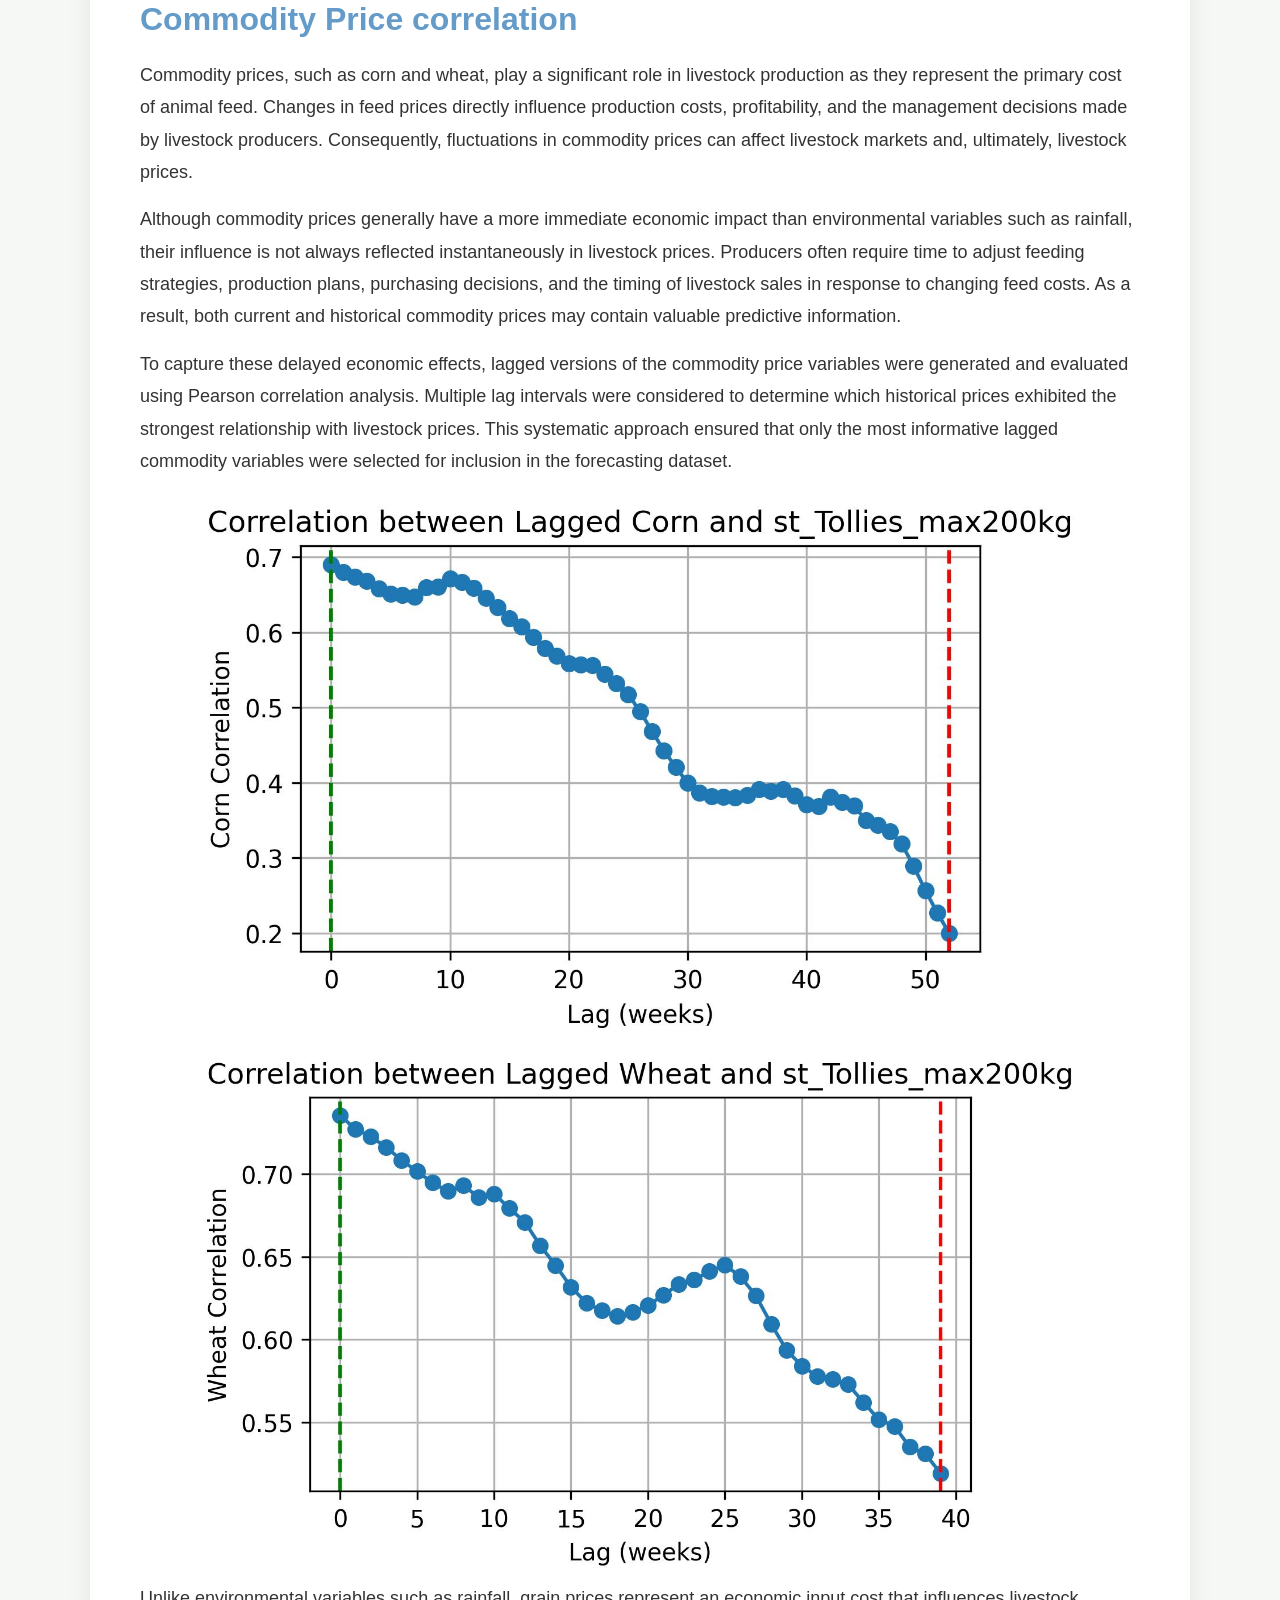
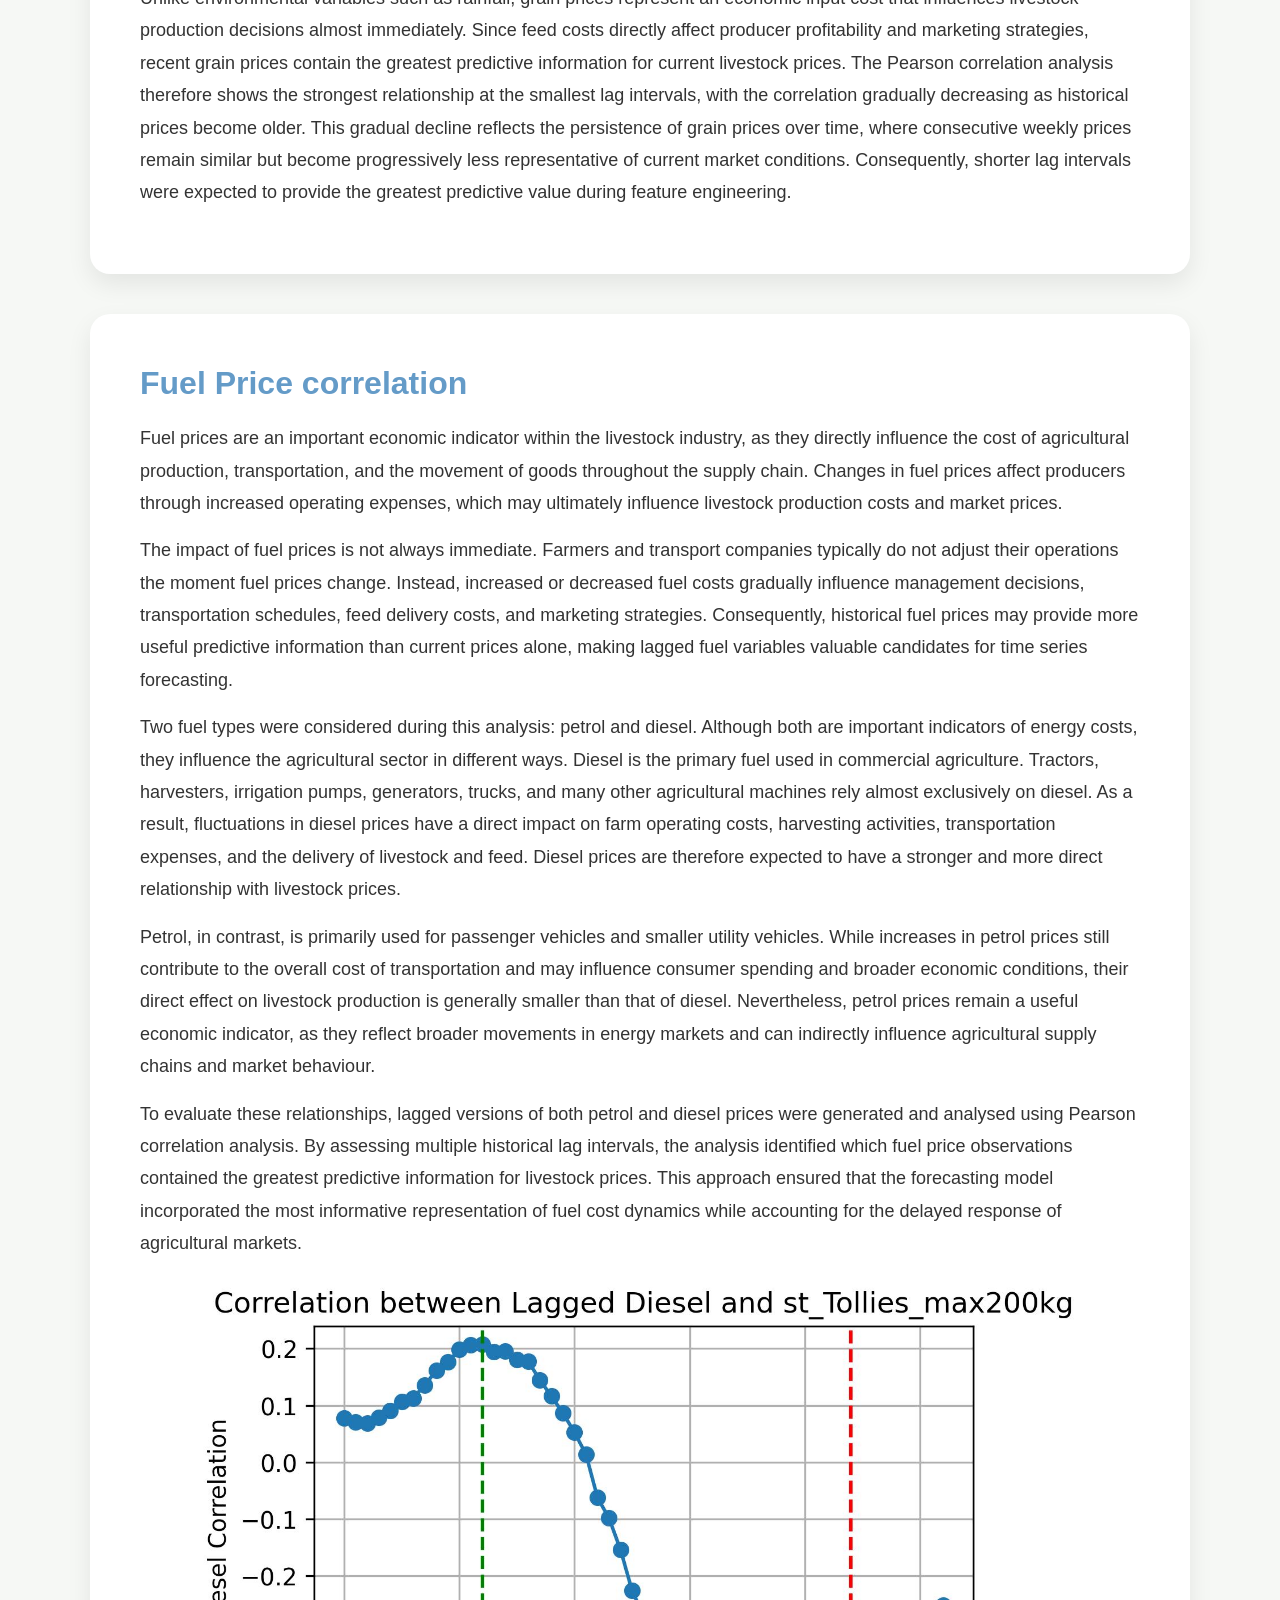
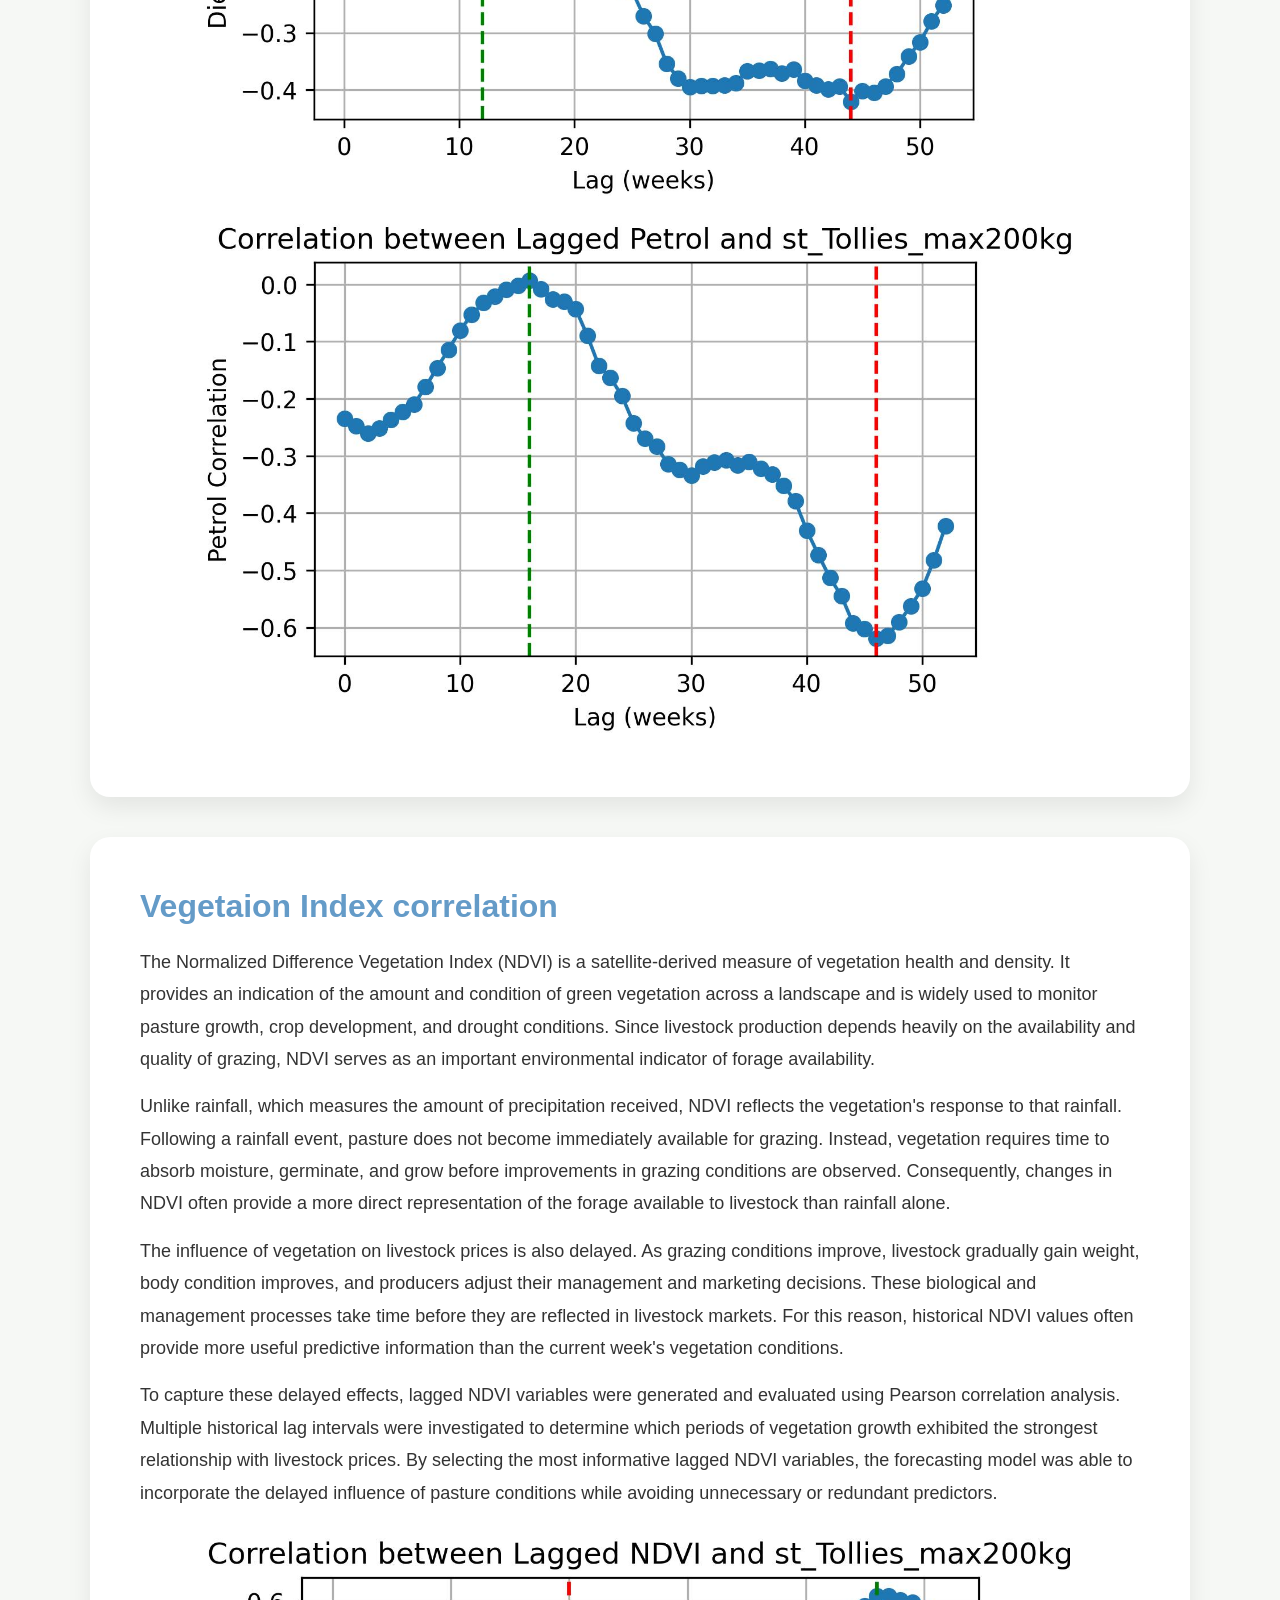
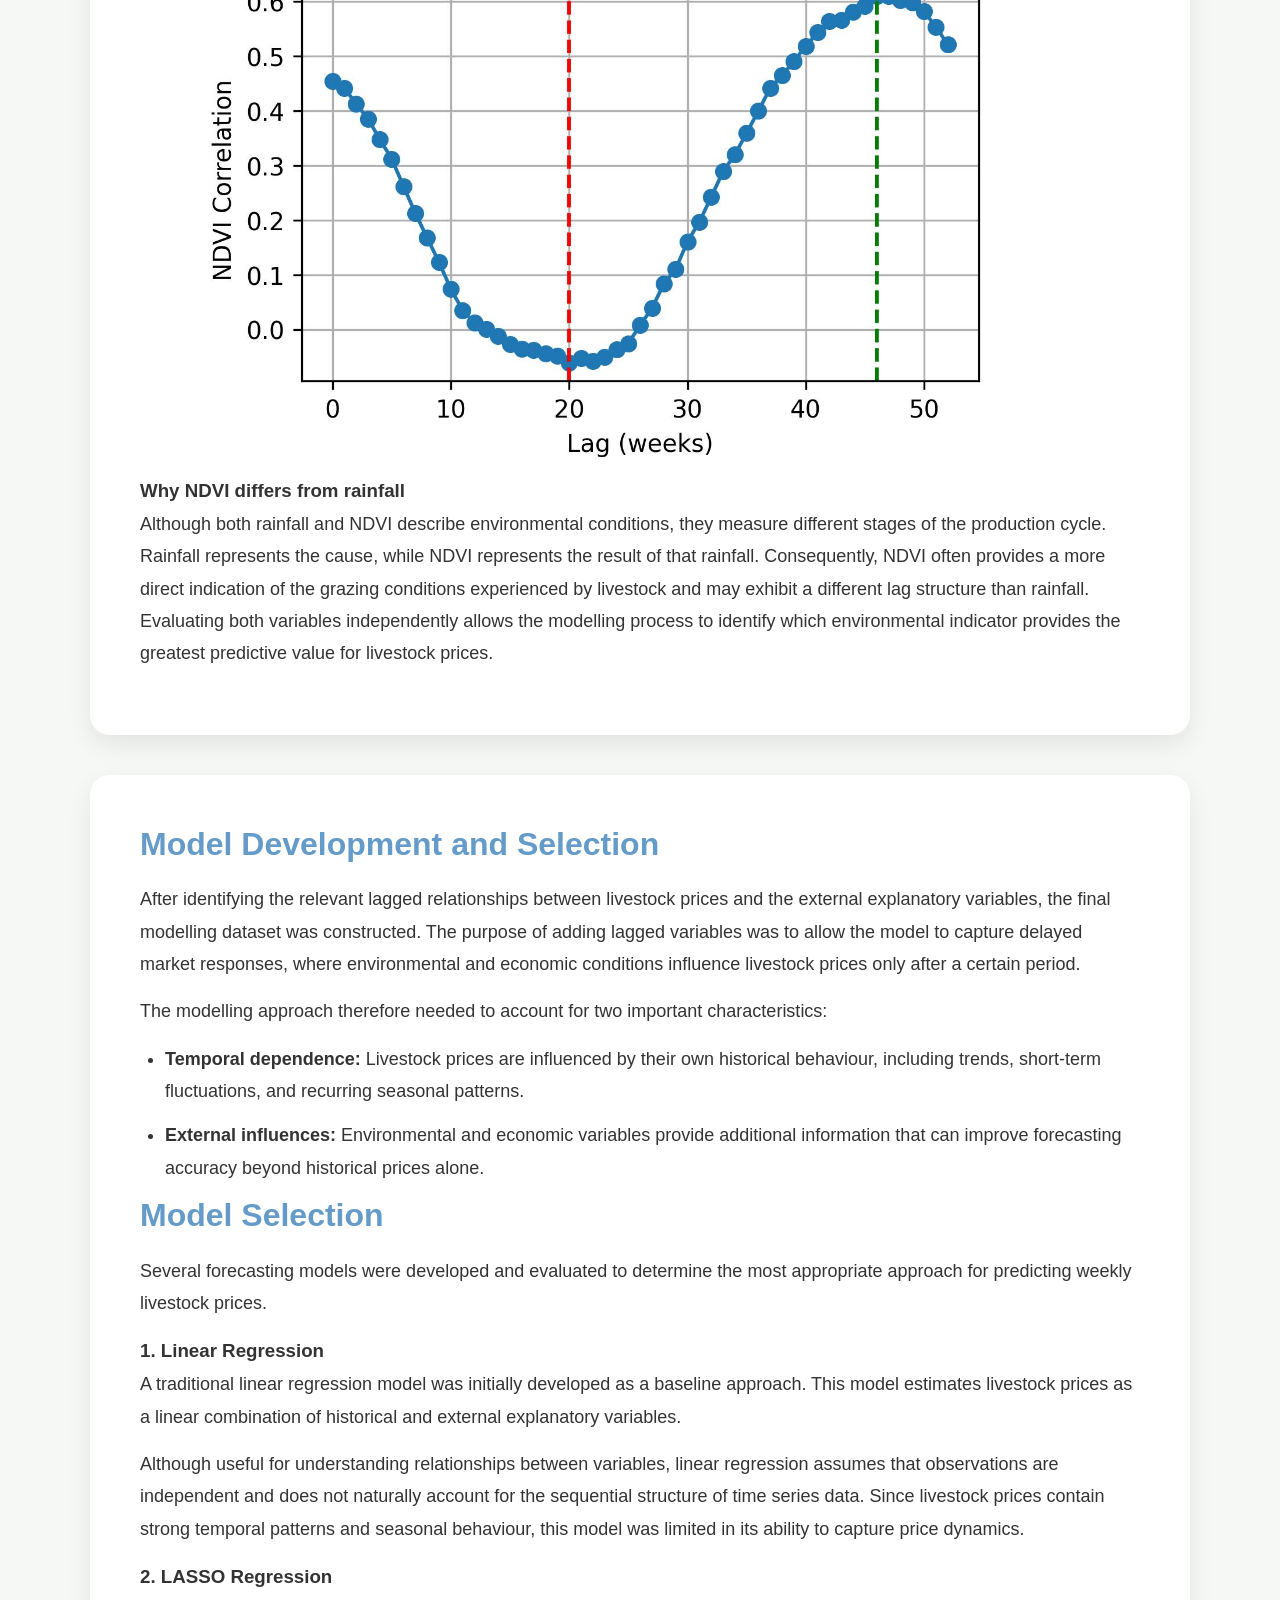
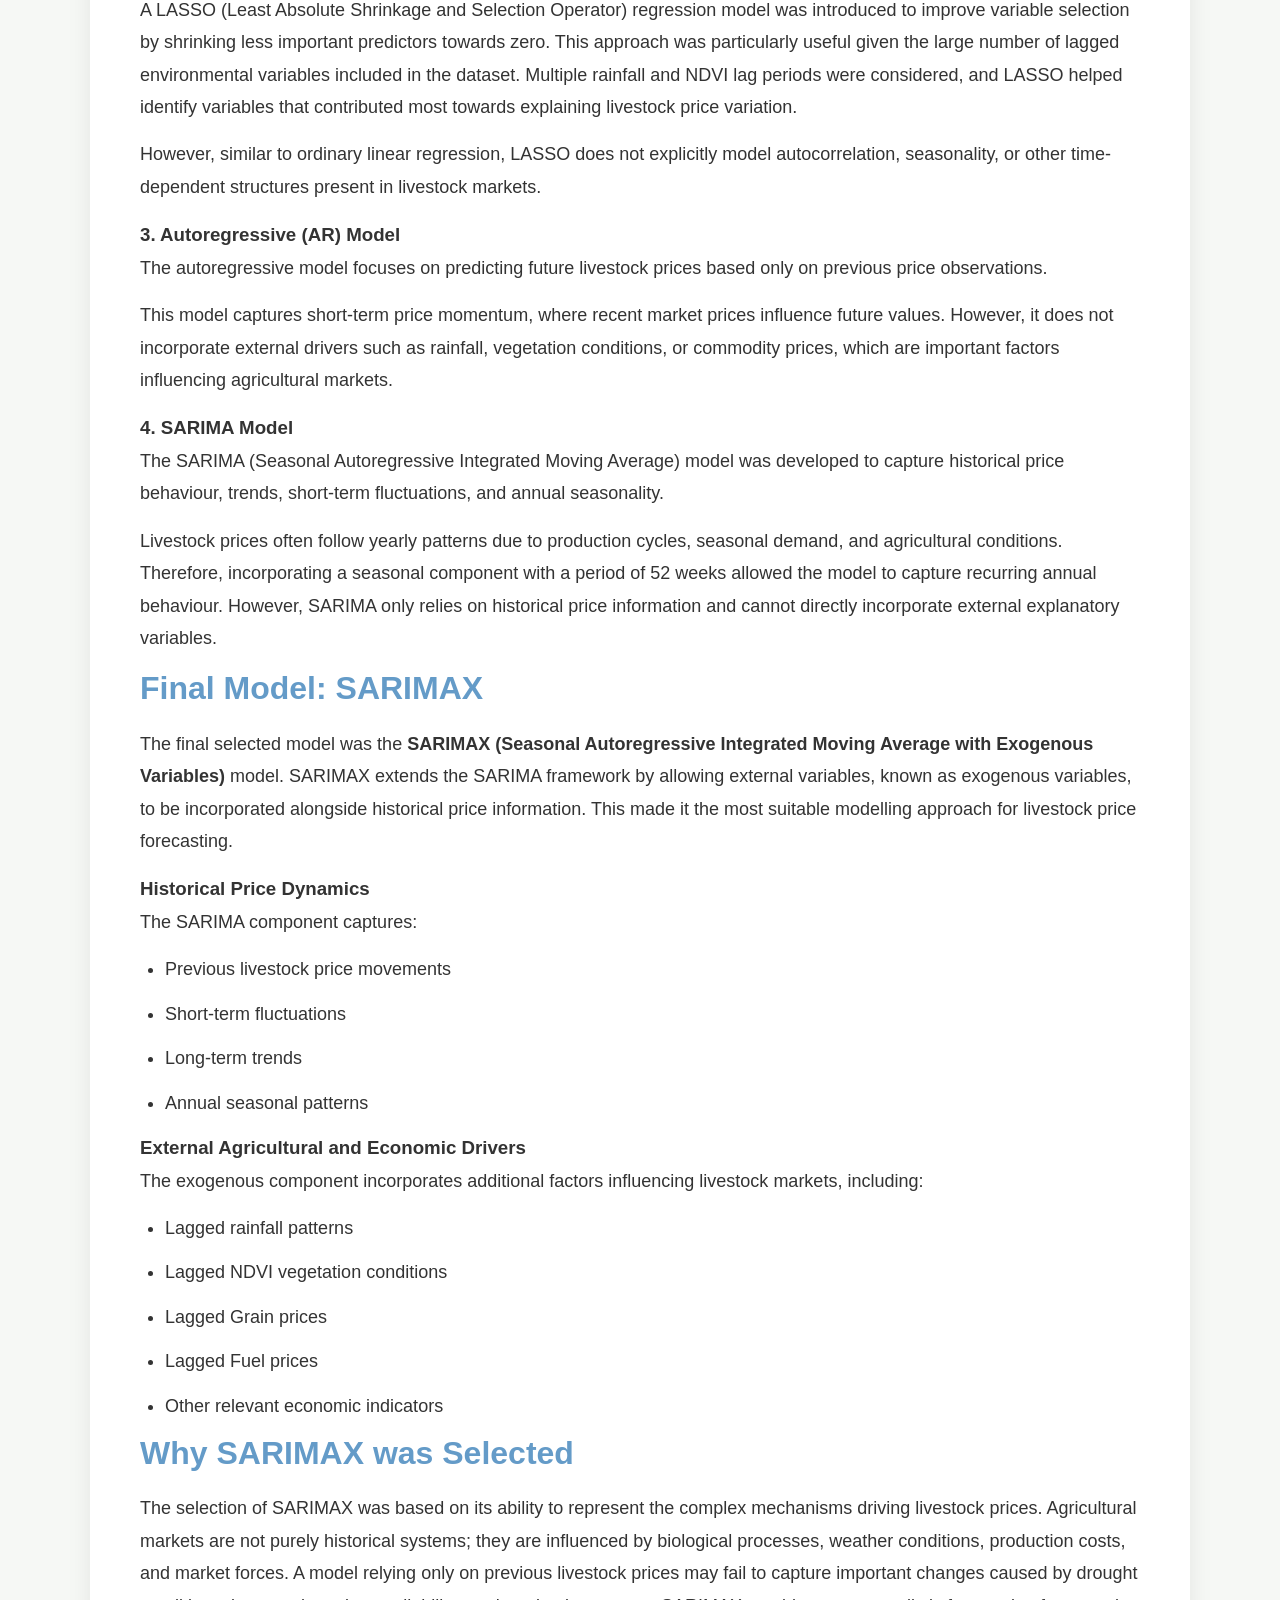
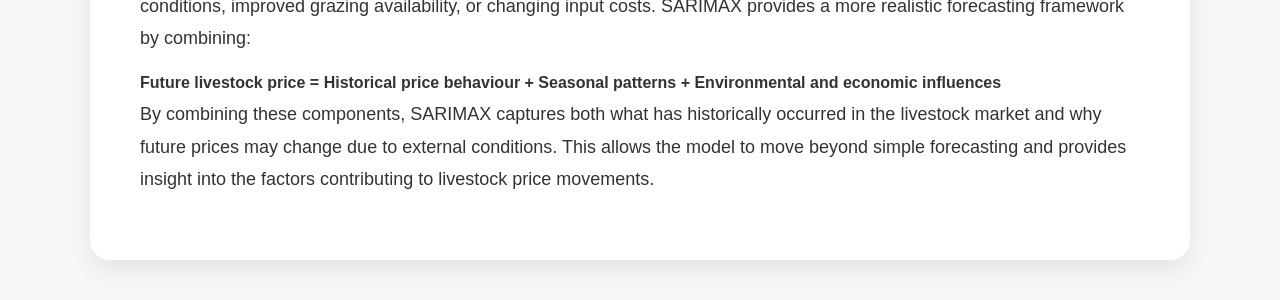
<file: Cattle_Price_Project/index/modelling insights index.html>
<!DOCTYPE html>
<html lang="en">

    <head>
        <meta charset="UTF-8">
        <meta name="viewport"
                    content="width=device-width, initial-scale=1.0">
        <title>Modelling Insights</title>
        <link rel="stylesheet" href="../styles/modelling insights style.css">
    </head>

    <body>
        <!-- Header -->
         <header>
            <h1>Modelling Insights</h1>
            <a href="../index_homepage.html#modelling-insights"> <button> Home </button></a>
         </header>

    <section>
        <h2>Data Preparation</h2>
        <p>
            The purpose of this page is to provide an overview of the feature engineering and variable selection process 
            used during the development of the time series forecasting model. A range of potential exogenous variables 
            were investigated to determine whether they contained predictive information that could improve the accuracy 
            of livestock price forecasts.
        </p>
        <p>
            Since changes in environmental and economic conditions do not typically influence livestock prices immediately, 
            each candidate variable was analysed across multiple lagged time intervals. This allowed delayed relationships 
            between the explanatory variables and livestock prices to be identified. For every candidate variable, the lag 
            that demonstrated the strongest predictive relationship was selected for inclusion in the modelling dataset.
        </p>
        <p>
            The following sections summarise the analysis performed for each exogenous variable, illustrating how lagged 
            features were generated and evaluated before being incorporated into the final training and testing datasets. 
            Once all relevant features had been prepared, the dataset was ready for model training, validation, and 
            performance evaluation.
        </p>
        <h3>Candidate Exogenous Variables</h3>
        <ul>
            <li>Rainfall</li>
            <li>Grain Prices</li>
            <li>Fuel Prices</li>
            <li>Vegetation Index (NDVI)</li>
        </ul>
    </section>

    <section>
        <h2>Rainfall correlation</h2>
        <p>
            Rainfall is one of the most influential environmental factors affecting livestock production; however, its 
            impact is rarely immediate. When rainfall occurs, it first replenishes soil moisture and stimulates pasture 
            growth. As grazing conditions improve, livestock have access to more abundant and nutritious forage, resulting 
            in gradual improvements in body condition, weight gain, and overall productivity. These biological processes 
            take time, meaning that changes in rainfall are only reflected in livestock markets after a delay.
        </p>
        <p>
            For this reason, the current week's rainfall is often a poor predictor of current livestock prices. Instead, rainfall 
            recorded several weeks or even months earlier may have a much stronger relationship with market prices. The length of 
            this delay can vary depending on seasonal conditions, grazing systems, and regional farming practices.
        </p>
        <p>
            To account for these delayed effects, multiple lagged rainfall variables were generated and evaluated during the 
            feature engineering process. Each lag represents rainfall measured a specific number of weeks before the current 
            observation. By analysing a range of lag intervals, it was possible to identify which historical rainfall periods 
            contained the greatest predictive information for livestock prices.
        </p>
        <p>
            Only the lagged rainfall variables demonstrating the strongest statistical relationship with the target variable were 
            retained for model development. This approach enables the forecasting model to capture the delayed influence of 
            climatic conditions while avoiding unnecessary or redundant predictors.
        </p>
        <img src="../images/Data/lag_rainfall_correlation.jpg">
        <p>
            To identify the most informative rainfall variables for the forecasting model, the Pearson correlation coefficient 
            was calculated between livestock prices and rainfall observed at a range of historical lag intervals. Each lag 
            represents rainfall that occurred a specific number of weeks before the corresponding livestock price observation.
        </p>
        <p>
            The analysis revealed both strong positive (green) and strong negative (red) statistically significant correlations. A positive 
            correlation indicates that higher rainfall at a particular lag is associated with higher livestock prices in the future. 
            This relationship is consistent with improved grazing conditions, increased pasture availability, and healthier 
            livestock, all of which contribute to improved production outcomes over time.
        </p>
        <p>
            Conversely, a negative correlation indicates that higher rainfall at a particular lag is associated with lower 
            livestock prices. Although this may initially appear contradictory, it reflects the complex dynamics of agricultural 
            markets. Favourable rainfall can increase pasture availability, allowing producers to retain livestock for longer and 
            improve animal condition before marketing them. As more animals eventually enter the market, increased supply may 
            place downward pressure on prices. Similarly, seasonal production cycles and producer management decisions can result 
            in delayed inverse relationships between rainfall and market prices.
        </p>
        <p>
            It is important to note that a statistically significant correlation does not imply that the relationship must be 
            positive. Both positive and negative correlations can provide valuable predictive information, provided they are 
            statistically significant and agriculturally meaningful. Consequently, both were evaluated during the feature 
            engineering process.
        </p>
        <p>
            Rather than selecting variables solely based on the largest correlation coefficient, each candidate lag was 
            assessed according to its statistical significance, predictive value, and practical interpretation within the 
            livestock production cycle. This ensured that only rainfall variables contributing meaningful forecasting 
            information were considered for inclusion in the modelling dataset.
        </p>
    </section>

    <section>
        <h2>Commodity Price correlation</h2>
        <p>
            Commodity prices, such as corn and wheat, play a significant role in livestock production as they represent the 
            primary cost of animal feed. Changes in feed prices directly influence production costs, profitability, and the 
            management decisions made by livestock producers. Consequently, fluctuations in commodity prices can affect 
            livestock markets and, ultimately, livestock prices.
        </p>
        <p>
            Although commodity prices generally have a more immediate economic impact than environmental variables such as 
            rainfall, their influence is not always reflected instantaneously in livestock prices. Producers often require time 
            to adjust feeding strategies, production plans, purchasing decisions, and the timing of livestock sales in response 
            to changing feed costs. As a result, both current and historical commodity prices may contain valuable predictive 
            information.
        </p>
        <p>
            To capture these delayed economic effects, lagged versions of the commodity price variables were generated and 
            evaluated using Pearson correlation analysis. Multiple lag intervals were considered to determine which historical 
            prices exhibited the strongest relationship with livestock prices. This systematic approach ensured that only the 
            most informative lagged commodity variables were selected for inclusion in the forecasting dataset.
        </p>
        <img src="../images/Data/lag_corn_correlation.jpg">
        <img src="../images/Data/lag_wheat_correlation.jpg">
        <p>
            Unlike environmental variables such as rainfall, grain prices represent an economic input cost that influences 
            livestock production decisions almost immediately. Since feed costs directly affect producer profitability and 
            marketing strategies, recent grain prices contain the greatest predictive information for current livestock prices. 
            The Pearson correlation analysis therefore shows the strongest relationship at the smallest lag intervals, with the 
            correlation gradually decreasing as historical prices become older. This gradual decline reflects the persistence 
            of grain prices over time, where consecutive weekly prices remain similar but become progressively less representative 
            of current market conditions. Consequently, shorter lag intervals were expected to provide the greatest predictive value 
            during feature engineering.
        </p>
    </section>

    <section>
        <h2>Fuel Price correlation</h2>
        <p>
            Fuel prices are an important economic indicator within the livestock industry, as they directly influence the 
            cost of agricultural production, transportation, and the movement of goods throughout the supply chain. 
            Changes in fuel prices affect producers through increased operating expenses, which may ultimately influence 
            livestock production costs and market prices.
        </p>
        <p>
            The impact of fuel prices is not always immediate. Farmers and transport companies typically do not adjust their 
            operations the moment fuel prices change. Instead, increased or decreased fuel costs gradually influence management 
            decisions, transportation schedules, feed delivery costs, and marketing strategies. Consequently, historical fuel 
            prices may provide more useful predictive information than current prices alone, making lagged fuel variables valuable 
            candidates for time series forecasting.
        </p>
        <p>
            Two fuel types were considered during this analysis: petrol and diesel. Although both are important indicators of 
            energy costs, they influence the agricultural sector in different ways. Diesel is the primary fuel used in 
            commercial agriculture. Tractors, harvesters, irrigation pumps, generators, trucks, and many other agricultural 
            machines rely almost exclusively on diesel. As a result, fluctuations in diesel prices have a direct impact on farm 
            operating costs, harvesting activities, transportation expenses, and the delivery of livestock and feed. Diesel prices 
            are therefore expected to have a stronger and more direct relationship with livestock prices.
        </p>
        <p>
            Petrol, in contrast, is primarily used for passenger vehicles and smaller utility vehicles. While increases in 
            petrol prices still contribute to the overall cost of transportation and may influence consumer spending and broader 
            economic conditions, their direct effect on livestock production is generally smaller than that of diesel. Nevertheless, 
            petrol prices remain a useful economic indicator, as they reflect broader movements in energy markets and can indirectly 
            influence agricultural supply chains and market behaviour.
        </p>
        <p>
            To evaluate these relationships, lagged versions of both petrol and diesel prices were generated and analysed 
            using Pearson correlation analysis. By assessing multiple historical lag intervals, the analysis identified which 
            fuel price observations contained the greatest predictive information for livestock prices. This approach ensured 
            that the forecasting model incorporated the most informative representation of fuel cost dynamics while accounting 
            for the delayed response of agricultural markets.
        </p>
        <img src="../images/Data/lag_diesel_correlation.jpg">
        <img src="../images/Data/lag_petrol_correlation.jpg">
    </section>

    <section>
        <h2>Vegetaion Index correlation</h2>
        <p>
            The Normalized Difference Vegetation Index (NDVI) is a satellite-derived measure of vegetation health and 
            density. It provides an indication of the amount and condition of green vegetation across a landscape and is 
            widely used to monitor pasture growth, crop development, and drought conditions. Since livestock production 
            depends heavily on the availability and quality of grazing, NDVI serves as an important environmental indicator 
            of forage availability.
        </p>
        <p>
            Unlike rainfall, which measures the amount of precipitation received, NDVI reflects the vegetation's response to that 
            rainfall. Following a rainfall event, pasture does not become immediately available for grazing. Instead, vegetation 
            requires time to absorb moisture, germinate, and grow before improvements in grazing conditions are observed. 
            Consequently, changes in NDVI often provide a more direct representation of the forage available to livestock than 
            rainfall alone.
        </p>
        <p>
            The influence of vegetation on livestock prices is also delayed. As grazing conditions improve, livestock gradually 
            gain weight, body condition improves, and producers adjust their management and marketing decisions. These biological 
            and management processes take time before they are reflected in livestock markets. For this reason, historical NDVI 
            values often provide more useful predictive information than the current week's vegetation conditions.
        </p>
        <p>
            To capture these delayed effects, lagged NDVI variables were generated and evaluated using Pearson correlation 
            analysis. Multiple historical lag intervals were investigated to determine which periods of vegetation growth 
            exhibited the strongest relationship with livestock prices. By selecting the most informative lagged NDVI variables, 
            the forecasting model was able to incorporate the delayed influence of pasture conditions while avoiding unnecessary 
            or redundant predictors.
        </p>
        <img src="../images/Data/lag_vegetation_correlation.jpg">
        <h3>Why NDVI differs from rainfall</h3>
        <p>
            Although both rainfall and NDVI describe environmental conditions, they measure different stages of the 
            production cycle. Rainfall represents the cause, while NDVI represents the result of that rainfall. Consequently, 
            NDVI often provides a more direct indication of the grazing conditions experienced by livestock and may exhibit 
            a different lag structure than rainfall. Evaluating both variables independently allows the modelling process to 
            identify which environmental indicator provides the greatest predictive value for livestock prices.
        </p>
    </section>

    <section id="model-selection">
    <h2>Model Development and Selection</h2>
    <p>
        After identifying the relevant lagged relationships between livestock prices and
        the external explanatory variables, the final modelling dataset was constructed.
        The purpose of adding lagged variables was to allow the model to capture delayed
        market responses, where environmental and economic conditions influence livestock
        prices only after a certain period.
    </p>
    <p>
        The modelling approach therefore needed to account for two important characteristics:
    </p>
    <ul>
        <li>
            <strong>Temporal dependence:</strong> Livestock prices are influenced by their
            own historical behaviour, including trends, short-term fluctuations, and
            recurring seasonal patterns.
        </li>
        <li>
            <strong>External influences:</strong> Environmental and economic variables
            provide additional information that can improve forecasting accuracy beyond
            historical prices alone.
        </li>
    </ul>

    <h2>Model Selection</h2>
    <p>
        Several forecasting models were developed and evaluated to determine the most
        appropriate approach for predicting weekly livestock prices.
    </p>
    <h3>1. Linear Regression</h3>
    <p>
        A traditional linear regression model was initially developed as a baseline
        approach. This model estimates livestock prices as a linear combination of
        historical and external explanatory variables.
    </p>
    <p>
        Although useful for understanding relationships between variables, linear
        regression assumes that observations are independent and does not naturally
        account for the sequential structure of time series data. Since livestock prices
        contain strong temporal patterns and seasonal behaviour, this model was limited
        in its ability to capture price dynamics.
    </p>
    <h3>2. LASSO Regression</h3>
    <p>
        A LASSO (Least Absolute Shrinkage and Selection Operator) regression model was
        introduced to improve variable selection by shrinking less important predictors
        towards zero. This approach was particularly useful given the large number of lagged environmental
        variables included in the dataset. Multiple rainfall and NDVI lag periods were
        considered, and LASSO helped identify variables that contributed most towards
        explaining livestock price variation.
    </p>
    <p>
        However, similar to ordinary linear regression, LASSO does not explicitly model
        autocorrelation, seasonality, or other time-dependent structures present in
        livestock markets.
    </p>
    <h3>3. Autoregressive (AR) Model</h3>
    <p>
        The autoregressive model focuses on predicting future livestock prices based only
        on previous price observations.
    </p>
    <p>
        This model captures short-term price momentum, where recent market prices influence
        future values. However, it does not incorporate external drivers such as rainfall,
        vegetation conditions, or commodity prices, which are important factors influencing
        agricultural markets.
    </p>
    <h3>4. SARIMA Model</h3>
    <p>
        The SARIMA (Seasonal Autoregressive Integrated Moving Average) model was developed
        to capture historical price behaviour, trends, short-term fluctuations, and annual
        seasonality.
    </p>
    <p>
        Livestock prices often follow yearly patterns due to production cycles, seasonal
        demand, and agricultural conditions. Therefore, incorporating a seasonal component
        with a period of 52 weeks allowed the model to capture recurring annual behaviour. 
        However, SARIMA only relies on historical price information and cannot directly
        incorporate external explanatory variables.
    </p>
    <h2>Final Model: SARIMAX</h2>
    <p>
        The final selected model was the <strong>SARIMAX (Seasonal Autoregressive
        Integrated Moving Average with Exogenous Variables)</strong> model. SARIMAX extends 
        the SARIMA framework by allowing external variables, known as
        exogenous variables, to be incorporated alongside historical price information.
        This made it the most suitable modelling approach for livestock price forecasting.
    </p>
    <h3>Historical Price Dynamics</h3>
    <p>
        The SARIMA component captures:
    </p>
    <ul>
        <li>Previous livestock price movements</li>
        <li>Short-term fluctuations</li>
        <li>Long-term trends</li>
        <li>Annual seasonal patterns</li>
    </ul>
    <h3>External Agricultural and Economic Drivers</h3>
    <p>
        The exogenous component incorporates additional factors influencing livestock
        markets, including:
    </p>
    <ul>
        <li>Lagged rainfall patterns</li>
        <li>Lagged NDVI vegetation conditions</li>
        <li>Lagged Grain prices</li>
        <li>Lagged Fuel prices</li>
        <li>Other relevant economic indicators</li>
    </ul>
    <h2>Why SARIMAX was Selected</h2>
    <p>
        The selection of SARIMAX was based on its ability to represent the complex
        mechanisms driving livestock prices. Agricultural markets are not purely
        historical systems; they are influenced by biological processes, weather
        conditions, production costs, and market forces. A model relying only on previous 
        livestock prices may fail to capture important
        changes caused by drought conditions, improved grazing availability, or changing
        input costs. SARIMAX provides a more realistic forecasting framework by combining:
    </p>
    <div class="model-equation">

        <strong>
            Future livestock price =
            Historical price behaviour
            + Seasonal patterns
            + Environmental and economic influences
        </strong>

    </div>
    <p>
        By combining these components, SARIMAX captures both what has historically
        occurred in the livestock market and why future prices may change due to
        external conditions. This allows the model to move beyond simple forecasting
        and provides insight into the factors contributing to livestock price movements.
    </p>


    </section>
    </body>
</html>
</file>
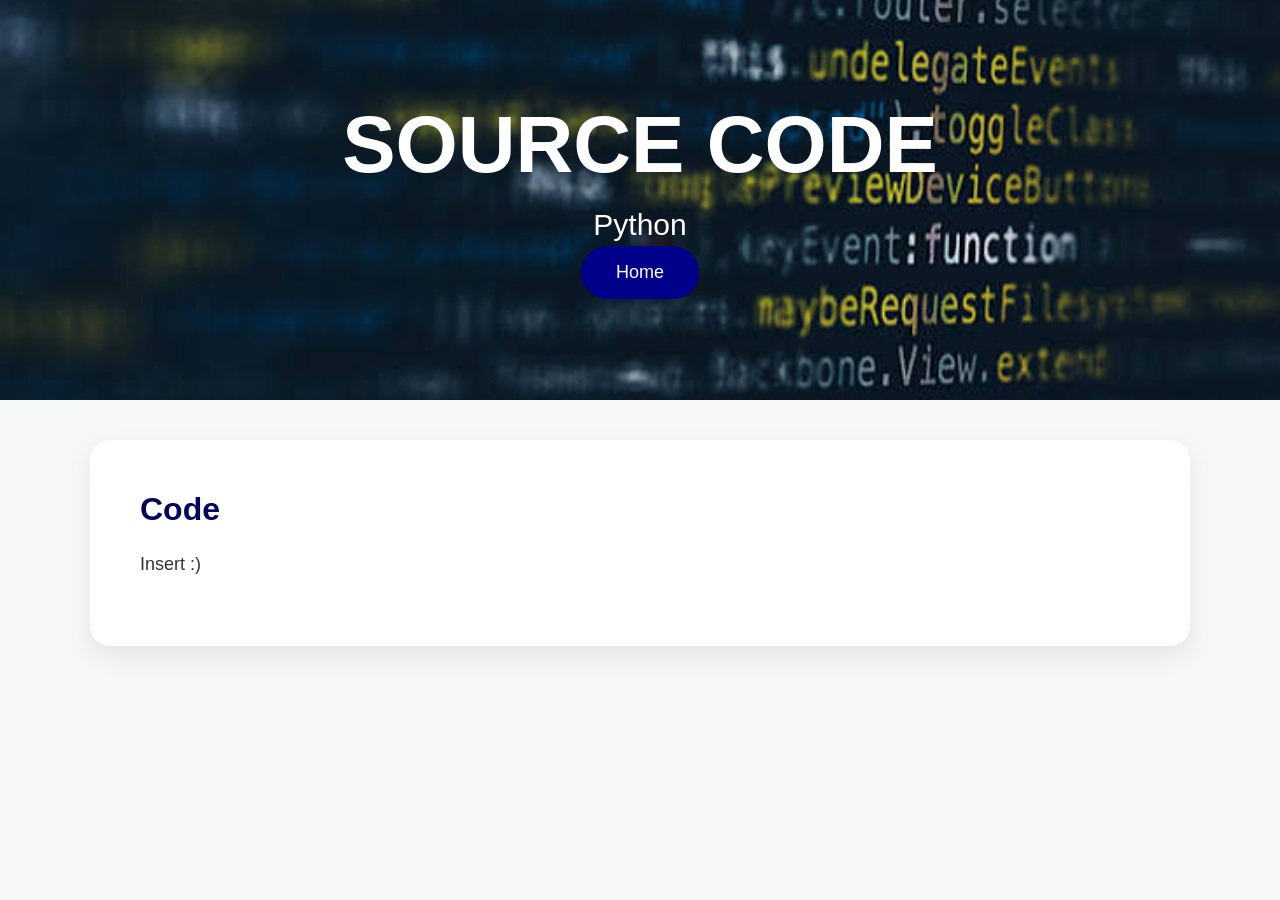
<file: Cattle_Price_Project/index/SOURCE CODE index.html>
<!DOCTYPE html>
<html lang="en">

    <head>
        <meta charset="UTF-8">
        <meta name="viewport"
                    content="width=device-width, initial-scale=1.0">
        <title>Source Code</title>
        <link rel="stylesheet" href="../styles/SOURCE CODE style.css">
    </head>

    <body>
        <!-- Header -->
         <header>
            <h1>SOURCE CODE</h1>
            <p>
                Python
            </p>
            <p>  </p>
            <a href="../index_homepage.html"> <button> Home </button></a>
         </header>

         <section>
            <h2> Code</h2>
            <p>Insert :)</p>
         </section>
    </body>
</html>
</file>
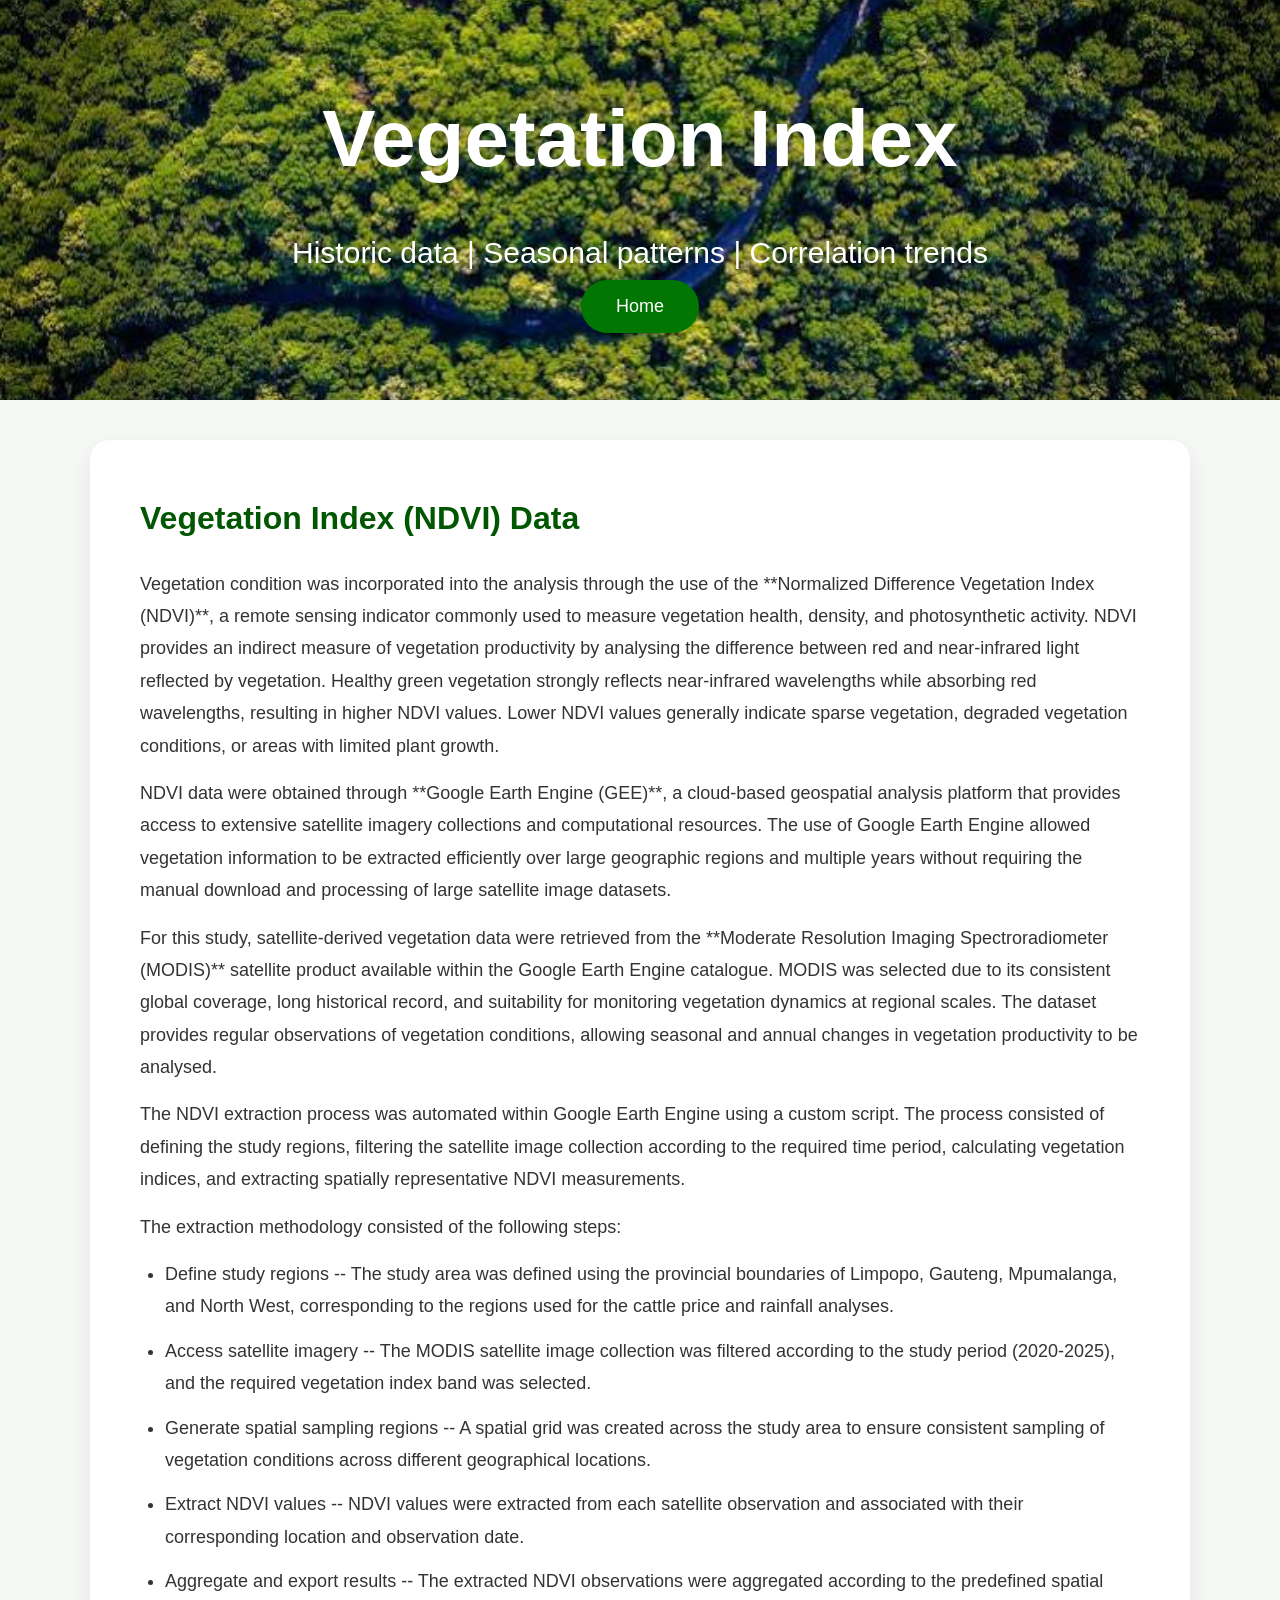
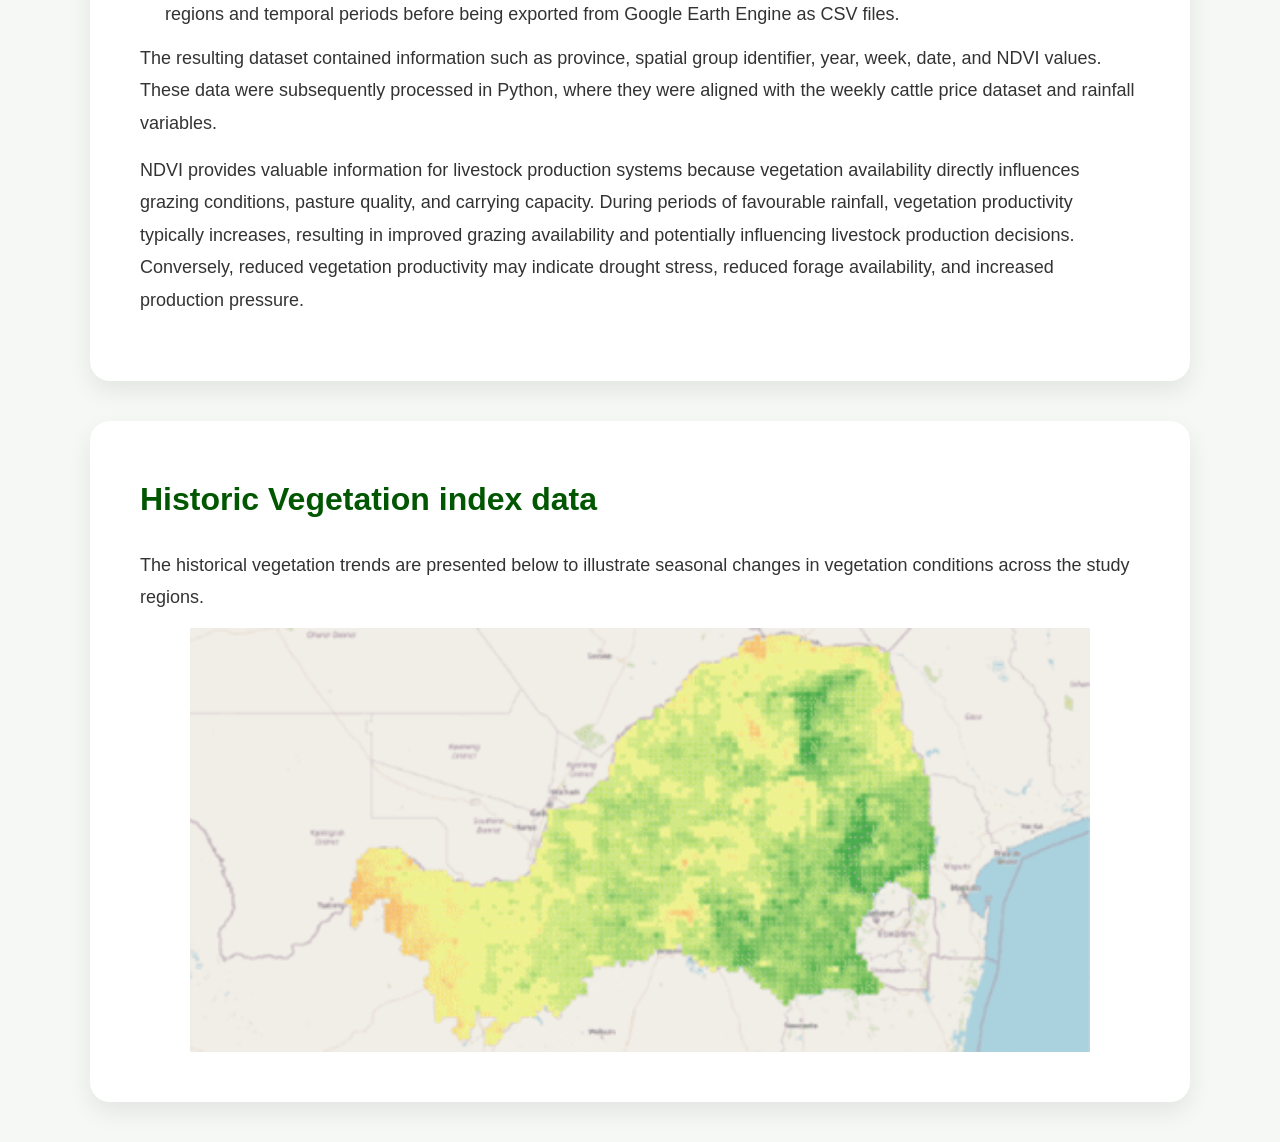
<file: Cattle_Price_Project/index/vegetation index.html>
<!DOCTYPE html>
<html lang="en">

    <head>
        <meta charset="UTF-8">
        <meta name="viewport"
                    content="width=device-width, initial-scale=1.0">
        <title>Vegetation Index Data</title>
        <link rel="stylesheet" href="../styles/vegetation style.css">
    </head>

    <body>
        <!-- Header -->
         <header>
            <h1>Vegetation Index</h1>
            <p>
                Historic data | Seasonal patterns | Correlation trends
            </p>
            <p>  </p>
            <a href="../index_homepage.html#data-types"> <button> Home </button></a>
         </header>

         <section>
            <h2>Vegetation Index (NDVI) Data</h2>
            <p>
                Vegetation condition was incorporated into the analysis through the use of the **Normalized Difference Vegetation 
                Index (NDVI)**, a remote sensing indicator commonly used to measure vegetation health, density, and photosynthetic 
                activity. NDVI provides an indirect measure of vegetation productivity by analysing the difference between red and 
                near-infrared light reflected by vegetation. Healthy green vegetation strongly reflects near-infrared wavelengths 
                while absorbing red wavelengths, resulting in higher NDVI values. Lower NDVI values generally indicate sparse 
                vegetation, degraded vegetation conditions, or areas with limited plant growth.
            </p>
            <p>
                NDVI data were obtained through **Google Earth Engine (GEE)**, a cloud-based geospatial analysis platform that 
                provides access to extensive satellite imagery collections and computational resources. The use of Google Earth 
                Engine allowed vegetation information to be extracted efficiently over large geographic regions and multiple years 
                without requiring the manual download and processing of large satellite image datasets.
            </p>
            <p>
                For this study, satellite-derived vegetation data were retrieved from the **Moderate Resolution Imaging Spectroradiometer 
                (MODIS)** satellite product available within the Google Earth Engine catalogue. MODIS was selected due to its consistent 
                global coverage, long historical record, and suitability for monitoring vegetation dynamics at regional scales. The dataset 
                provides regular observations of vegetation conditions, allowing seasonal and annual changes in vegetation productivity to be 
                analysed.
            </p>
            <p>
                The NDVI extraction process was automated within Google Earth Engine using a custom script. The process consisted of 
                defining the study regions, filtering the satellite image collection according to the required time period, calculating 
                vegetation indices, and extracting spatially representative NDVI measurements.
            </p>
            <p>
                The extraction methodology consisted of the following steps:
            </p>
            <ul>
                <li>Define study regions -- The study area was defined using the provincial boundaries of Limpopo, Gauteng, Mpumalanga, and North West, 
                    corresponding to the regions used for the cattle price and rainfall analyses.</li>
                <li>Access satellite imagery -- The MODIS satellite image collection was filtered according to the study period 
                    (2020-2025), and the required vegetation index band was selected.</li>
                <li>Generate spatial sampling regions -- A spatial grid was created across the study area to ensure consistent 
                    sampling of vegetation conditions across different geographical locations.</li>
                <li>Extract NDVI values -- NDVI values were extracted from each satellite observation and associated with their 
                    corresponding location and observation date.</li>
                <li>Aggregate and export results -- The extracted NDVI observations were aggregated according to the predefined 
                    spatial regions and temporal periods before being exported from Google Earth Engine as CSV files.</li>
            </ul>
            <p>
                The resulting dataset contained information such as province, spatial group identifier, year, week, date, and NDVI 
                values. These data were subsequently processed in Python, where they were aligned with the weekly cattle price dataset 
                and rainfall variables.
            </p>
            <p>
                NDVI provides valuable information for livestock production systems because vegetation availability directly influences 
                grazing conditions, pasture quality, and carrying capacity. During periods of favourable rainfall, vegetation productivity 
                typically increases, resulting in improved grazing availability and potentially influencing livestock production decisions. 
                Conversely, reduced vegetation productivity may indicate drought stress, reduced forage availability, and increased production 
                pressure.
            </p>
         </section>

         <section>
            <h2>Historic Vegetation index data</h2>
            <p>
                The historical vegetation trends are presented below to illustrate seasonal changes in vegetation conditions across 
                the study regions.
            </p>
            <img src="../images/Data/Vegetation_NDVI.gif">
         </section>
    </body>
</html>
</file>
<file: style.css>
/* ========================================================= PORTFOLIO WEBSITE - GLOBAL STYLES Savannah Erasmus ========================================================= */
/* ========================================================= DESIGN VARIABLES ========================================================= */ 
:root { /* =========================== Theme Colours =========================== */ 
   --primary: #2e6e8f; 
   --secondary: #299ed8; 
   --accent: #71b8dc; 
   --background: #f6f8f5; 
   --card-background: #ffffff; 
   --text-dark: #333333; 
   --text-light: #666666; 
   --shadow: rgba(0, 0, 0, 0.08); 
/* =========================== Page Layout =========================== */ 
   --page-width: 1100px; 
   --page-width-percent: 90%; 
   --section-margin: clamp(25px, 4vw, 40px); 
   --section-padding: clamp(25px, 4vw, 45px); 
   --content-gap: clamp(20px, 4vw, 50px); 
/* =========================== Spacing =========================== */ 
   --spacing-xs: 5px; 
   --spacing-small: 10px; 
   --spacing-medium: 20px; 
   --spacing-large: 40px; 
   --spacing-xl: 60px; 
/* =========================== Typography =========================== */ 
   --font-family: Arial, Helvetica, sans-serif; 
   --body-font-size: clamp(1rem, 1.6vw, 1.125rem); 
   --small-font-size: clamp(0.9rem, 1.4vw, 1rem); 
   --h1-font-size: clamp(1.8rem, 4vw, 2.5rem); 
   --h2-font-size: clamp(1.35rem, 3vw, 1.6rem); 
   --h3-font-size: clamp(1.05rem, 2vw, 1.25rem); 
   --header-title-size: clamp(2.2rem, 6vw, 3rem); 
   --header-subtitle-size: clamp(1.3rem, 3vw, 1.8rem); 
   --header-text-size: clamp(1rem, 2vw, 1.25rem); 
   --line-height: 1.7; 
   --heading-line-height: 1.2; 
/* =========================== Border Radius =========================== */ 
   --section-radius: 20px; 
   --card-radius: 12px; 
   --button-radius: 10px; 
   --image-radius: 8px; 
/* =========================== Shadows =========================== */ 
   --section-shadow: 0px 10px 25px var(--shadow); 
   --card-shadow: 0px 5px 15px var(--shadow); 
   --card-shadow-hover: 0px 10px 25px rgba(0, 0, 0, 0.15); 
/* =========================== Grid =========================== */ 
   --grid-gap: 20px; 
   --skills-min-width: 200px; 
   --documents-min-width: 220px; 
/* =========================== Images =========================== */ 
   --profile-image-width: 220px; 
/* =========================== Buttons =========================== */ 
   --button-padding-y: 14px; 
   --button-padding-x: 25px; } 
/* ========================================================= GLOBAL RESET ========================================================= */ 
* { 
   margin: 0; 
   padding: 0; 
   box-sizing: 
   border-box; 
} 
html { 
   scroll-behavior: smooth; 
} 
body { 
   font-family: var(--font-family); 
   background: var(--background); 
   color: var(--text-dark); 
   line-height: var(--line-height); 
   overflow-x: hidden; 
} 
/* ========================================================= GLOBAL TYPOGRAPHY ========================================================= */ 
h1, h2, h3 { 
   line-height: var(--heading-line-height); 
} 
p, li { 
   font-size: var(--body-font-size); 
} 
/* ========================================================= HEADER ========================================================= */ 
header { 
   background: linear-gradient( 135deg, var(--primary), var(--secondary), var(--accent) ); 
   color: white; 
   text-align: left; 
   padding: clamp(50px, 8vw, 80px) clamp(20px, 6vw, 80px); 
} 
header h1 { 
   font-size: var(--header-title-size); 
   margin-bottom: var(--spacing-small); 
} 
header h2 { 
   font-size: var(--header-subtitle-size); 
   margin-bottom: var(--spacing-small); 
} 
header p { 
   font-size: var(--header-text-size); 
   opacity: 0.9; 
} 
/* ========================================================= CONTACT SECTION ========================================================= */ 
#contact { 
   width: var(--page-width-percent); 
   max-width: var(--page-width); 
   margin: var(--section-margin) auto; 
   padding: var(--section-padding); 
} 
.contact-container { 
   display: grid; 
   grid-template-columns: minmax(180px, 1fr) minmax(0, 2fr); 
   gap: var(--content-gap); 
   align-items: center; 
} 
.contact-left { 
   text-align: center; 
} 
.contact-left img { 
   width: min( var(--profile-image-width), 100% ); 
   height: auto; 
   border-radius: var(--image-radius); 
   display: block; 
   margin: 0 auto; 
} 
.contact-right { 
   min-width: 0; 
} 
.contact-right p { 
   margin: var(--spacing-small) 0; 
   font-size: clamp(1rem, 1.8vw, 1.1rem); 
   overflow-wrap: anywhere; 
} 
/* ========================================================= GENERAL CONTENT SECTIONS ========================================================= */ 
section { 
   background: var(--card-background); 
   width: var(--page-width-percent); 
   max-width: var(--page-width); 
   margin: var(--section-margin) auto; 
   padding: var(--section-padding); 
   border-radius: var(--section-radius); 
   box-shadow: var(--section-shadow); 
} 
section h1 { 
   color: var(--primary); 
   margin-bottom: var(--spacing-medium); 
   font-size: var(--h1-font-size); 
} section h2 { 
   color: var(--secondary); 
   margin-top: var(--spacing-medium); 
   margin-bottom: var(--spacing-small); 
   font-size: var(--h2-font-size); 
} 
section h3 { 
   margin-top: var(--spacing-medium); 
   margin-bottom: var(--spacing-xs); 
   font-size: var(--h3-font-size); 
} 
section p { 
   font-size: var(--body-font-size); 
   margin-bottom: var(--spacing-small); 
   overflow-wrap: break-word; 
} 
/* ========================================================= LISTS ========================================================= */ 
ul { 
   padding-left: 25px; 
   font-size: var(--body-font-size); 
} 
li { 
   margin-bottom: var(--spacing-small); 
} 
/* ========================================================= IMAGES ========================================================= */ 
section img { 
   display: block; 
   max-width: 100%; 
   height: auto; 
   margin: 0 auto; 
} 
/* ========================================================= BUTTONS ========================================================= */ 
.button { 
   display: inline-block; 
   background: var(--secondary); 
   color: white; 
   text-decoration: none; 
   padding: var(--button-padding-y) var(--button-padding-x); 
   border-radius: var(--button-radius); 
   font-weight: bold; 
   margin-top: var(--spacing-xs); 
   margin-bottom: var(--spacing-medium); 
   transition: 0.3s ease; 
   max-width: 100%; 
} 
.button:hover { 
   background: var(--primary); 
   transform: translateY(-2px); 
} 
/* ========================================================= STANDARD BUTTON ========================================================= */ 
button { 
   background: var(--secondary); 
   color: white; 
   border: none; 
   padding: 16px 35px; 
   border-radius: 40px; 
   font-size: clamp(1rem, 2vw, 1.125rem); 
   cursor: pointer; 
   transition: 0.3s; 
   margin-bottom: var(--spacing-small); 
} 
button:hover { 
   background: var(--primary); 
   transform: translateY(-3px); 
} 
/* ========================================================= SKILLS ========================================================= */ 
#skills { 
   padding: clamp(30px, 5vw, 60px); 
   text-align: center; 
} 
.skills-grid { 
   display: grid; 
   grid-template-columns: repeat( auto-fit, minmax( var(--skills-min-width), 1fr ) ); 
   gap: var(--grid-gap); 
   margin-top: 30px; 
} 
.skill-card { 
   background: var(--card-background); 
   padding: var(--spacing-medium); 
   border-radius: var(--card-radius); 
   box-shadow: var(--card-shadow); 
   font-size: clamp(1rem, 1.5vw, 1.1rem); 
   font-weight: 600; 
   transition: 0.3s; 
   overflow-wrap: break-word; 
} 
.skill-card:hover { 
   transform: translateY(-5px); 
   box-shadow: var(--card-shadow-hover); 
} 
/* ========================================================= DOCUMENTS ========================================================= */ 
.documents { 
   text-align: center; 
} 
.document-grid { 
   display: grid; 
   grid-template-columns: repeat( auto-fit, minmax( var(--documents-min-width), 1fr ) ); 
   gap: var(--grid-gap); 
   margin-top: 30px; 
} 
.document-item { 
   background: var(--card-background); 
   padding: var(--spacing-medium); 
   border-radius: var(--card-radius); 
   box-shadow: var(--card-shadow); 
   font-size: clamp(1rem, 1.5vw, 1.1rem); 
   font-weight: 600; 
   overflow-wrap: break-word; 
} 
/* ========================================================= HERO ========================================================= */ 
.hero { 
   width: min( var(--page-width-percent), 900px ); 
   margin: auto; 
   text-align: center; 
   padding: clamp(35px, 6vw, 70px) clamp(20px, 4vw, 50px); 
   background: var(--card-background); 
   border-radius: var(--section-radius); 
   display: flex; 
   flex-direction: column; 
   justify-content: center; 
   align-items: center; 
   box-shadow: var(--section-shadow); 
} 
.hero h2 { 
   font-size: clamp(1.8rem, 5vw, 2.4rem); 
   margin-bottom: var(--spacing-medium); 
} 
.hero p { 
   font-size: clamp(1rem, 2vw, 1.25rem); 
   color: var(--text-dark); 
   margin-bottom: var(--spacing-large); 
   max-width: 750px; 
} 
/* ========================================================= HERO WITH SIDE IMAGES ========================================================= */ 
.hero-wrapper { 
   display: grid; 
   grid-template-columns: 25% 50% 25%; 
   align-items: stretch; 
   width: 100%; 
   margin: var(--section-margin) auto; 
   min-height: 350px; 
} 
.hero-image-container { 
   display: flex; 
   justify-content: center; 
   align-items: center;
   overflow: hidden;
} 
.hero-image { 
   width: 100%; 
   height: 100%; 
   object-fit: cover; 
} 
/* ========================================================= FOOTER ========================================================= */ 
footer { 
   text-align: center; 
   padding: 40px 20px; 
   color: var(--text-light); 
} 
/* ========================================================= TABLET RESPONSIVENESS ========================================================= */ 
@media (max-width: 768px) { 
   /* =========================== Header =========================== */ 
   header { 
      text-align: center; 
   } 
   /* =========================== Sections =========================== */ 
   section { width: 92%; } 
   /* =========================== Contact =========================== */ 
   .contact-container { 
      grid-template-columns: 1fr; 
      text-align: center; 
   } 
   .contact-left { margin-bottom: var(--spacing-small); } 
   .contact-right { text-align: left; } 
   /* =========================== Hero =========================== */ 
   .hero-wrapper { 
      grid-template-columns: 1fr; 
      min-height: auto; 
   } 
   .hero-image-container { display: none; } 
   .hero { width: 92%; margin: 30px auto; } 
   /* =========================== Skills =========================== */ 
   .skills-grid { grid-template-columns: repeat( 2, minmax(0, 1fr) ); } 
   /* =========================== Documents =========================== */ 
   .document-grid { grid-template-columns: repeat( 2, minmax(0, 1fr) ); } 
} 
/* ========================================================= PHONE RESPONSIVENESS ========================================================= */ 
@media (max-width: 480px) { 
   /* =========================== Body =========================== */ 
   body { line-height: 1.6; } 
   /* =========================== Header =========================== */ 
   header { padding: 45px 20px; } 
   header h1 { font-size: 2rem; } 
   header h2 { font-size: 1.25rem; } 
   header p { font-size: 1rem; } 
   /* =========================== Sections =========================== */ 
   section { 
      width: calc(100% - 24px); 
      margin: 20px auto; 
      padding: 22px 18px; 
      border-radius: 15px; } 
   /* =========================== Contact =========================== */ 
   #contact { width: calc(100% - 24px); padding: 25px 18px; } 
   .contact-container { gap: var(--spacing-medium); } 
   .contact-left img { width: 180px; } 
   .contact-right { text-align: left; } 
   /* =========================== Section Headings =========================== */ 
   section h1 { font-size: 1.7rem; margin-bottom: 15px; } 
   section h2 { font-size: 1.3rem; margin-top: var(--spacing-medium); } 
   section h3 { font-size: 1.05rem; } 
   /* =========================== Paragraphs =========================== */ 
   section p { font-size: 1rem; line-height: 1.7; } 
   /* =========================== Buttons =========================== */ 
   .button { 
      display: block; 
      width: 100%; 
      text-align: center; 
      padding: 13px 15px; 
      font-size: 0.95rem; 
   } 
   /* =========================== Skills =========================== */ 
   .skills-grid { grid-template-columns: 1fr; gap: 15px; } 
   .skill-card { padding: 16px; font-size: 1rem; }
   /* =========================== Documents =========================== */ 
   .document-grid { grid-template-columns: 1fr; gap: 15px; } 
   .document-item { padding: 16px; font-size: 1rem; } 
   /* =========================== Hero =========================== */ 
   .hero { width: calc(100% - 24px); padding: 30px 20px; } 
   .hero h2 { font-size: 1.8rem; } 
   .hero p { font-size: 1rem; margin-bottom: 25px; } 
   /* =========================== Footer =========================== */ 
   footer { padding: 30px 15px; font-size: 0.9rem; } 
}
</file>
<file: portfolio style.css>
/* ===========================
   Theme Colours
=========================== */
:root {

    --primary: #2e6e8f;
    --secondary: #299ed8;
    --accent: #71b8dc;

    --background: #f6f8f5;
    --card-background: #ffffff;

    --text-dark: #333333;
    --text-light: #666666;

    --shadow: rgba(0,0,0,0.08);

}

html {
    scroll-behavior: smooth;
}
/* ===========================
   General Page Styling
=========================== */
* {
    margin: 0;
    padding: 0;
    box-sizing: border-box;
}
body {
    font-family: Arial, Helvetica, sans-serif;
    background: var(--background);
    color: var(--text-dark);
    line-height: 1.8;
}

/* ===========================
   Header
=========================== */
header {
    background: linear-gradient(135deg, var(--primary),
        var(--secondary),
        var(--accent));
    color: white;
    text-align: left;
    padding: 80px 20px;
}
header h1{
    font-size:48px;
    margin-bottom:15px;
}
header p{
    font-size:20px;
    opacity:0.9;
}

#contact{
    padding:60px 10%;
}

.contact-container{
    display:grid;
    grid-template-columns: 1fr 2fr;
    gap:40px;
    align-items:center;
}

.contact-left{
    text-align:center;
}

.contact-left img{
    width:220px;
    border-radius:8px;
}

.contact-right p{
    margin:12px 0;
    font-size:1.1rem;
}

/* ===========================
   Hero
=========================== */
.hero{
    max-width:900px;
    margin:auto;
    text-align:center;
    padding:70px 30px;
}
.hero h2{
    font-size:38px;
    margin-bottom:20px;
}
.hero p{
    font-size:20px;
    color:var(--text-light);
    margin-bottom:40px;
}
.button {
    display: inline-block;
    background: var(--secondary);
    color: white;
    text-decoration: none;
    padding: 15px 30px;
    border-radius: 10px;
    font-weight: bold;
    transition: 0.3s ease;
}
.button:hover {
    background: var(--primary);
    transform: translateY(-2px);
}

/* ===========================
   Button
=========================== */
button{
    background:var(--secondary);
    color:white;
    border:none;
    padding:16px 35px;
    border-radius:40px;
    font-size:18px;
    cursor:pointer;
    transition:0.3s;
}
button:hover{
    background:var(--primary);
    transform:translateY(-3px);
}

/* ===========================
   Content Sections
=========================== */
section{
    background:var(--card-background);
    width: 90%;
    margin:40px auto;
    padding:20px;
    border-radius: 20px;
    box-shadow: 0px 10px 25px var(--shadow);
    box-sizing: border-box;
}
section h1{
    color:var(--primary);
    margin-bottom:20px;
    font-size:32px;
}

section h2{
    color:var(--secondary);
    margin-bottom:10px;
    font-size:25px;
}
section p{
    font-size:18px;
    margin-bottom: 15px;
}
ul{
    padding-left:25px;
    font-size:18px;
}
li{
    margin-bottom:12px;
}
section img{
    display: block;
    margin: 0 auto;
}

#skills{
    padding:60px 10%;
    text-align:center;
}

.skills-grid{
    display:grid;
    grid-template-columns:repeat(auto-fit, minmax(220px, 1fr));
    gap:20px;
    margin-top:30px;
}

.skill-card{
    background:#fff;
    padding:20px;
    border-radius:12px;
    box-shadow:0 5px 15px rgba(0,0,0,0.08);
    font-size:1.1rem;
    font-weight:600;
    transition:0.3s;
}

.skill-card:hover{
    transform:translateY(-5px);
    box-shadow:0 10px 25px rgba(0,0,0,0.15);
}

/* ===========================
   Footer
=========================== */
footer{
    text-align:center;
    padding:40px;
    color:var(--text-light);
}

/* ===========================
   Hero with side images
=========================== */
.hero-wrapper{
    display:grid;
    grid-template-columns: 25% 50% 25%;
    align-items:stretch;
    width: 100%;
    margin:40px auto;
    min-height: 350px;
}
.hero-image-container {
    display:flex;
    justify-content:center;
    align-items:center;
    overflow:hidden;
}
.hero-image {
    width:100%;
    height:100%;
    object-fit:cover;
}
.hero {
    background:var(--card-background);
    border-radius:20px;
    padding:50px;
    display:flex;
    flex-direction:column;
    justify-content:center;
    align-items:center;
    text-align:center;
    box-shadow:
        0px 10px 25px var(--shadow);
}
.hero h2 {
    font-size:38px;
    margin-bottom:20px;
}
.hero p {
    font-size:20px;
    color:var(--text-dark);
}
</file>
<file: Cattle_Price_Project/style_homepage.css>
/* =========================================================
   CATTLE PRICE PROJECT
   Responsive CSS
   Original Desktop Look Preserved
========================================================= */


/* =========================================================
   DESIGN VARIABLES
========================================================= */

:root {

    /* ===========================
       Theme Colours
    =========================== */

    --primary: #813d01;
    --secondary: #C65D00;
    --accent: #f6892b;

    --background: #f6f8f5;
    --card-background: #ffffff;

    --text-dark: #333333;
    --text-light: #666666;

    --shadow: rgba(0,0,0,0.08);


    /* ===========================
       Page / Layout
    =========================== */

    --page-width: 1100px;
    --page-width-percent: 90%;

    --section-margin: 40px;
    --section-padding: 20px;

    --content-gap: 40px;


    /* ===========================
       Spacing
    =========================== */

    --spacing-small: 10px;
    --spacing-medium: 20px;
    --spacing-large: 40px;


    /* ===========================
       Typography
    =========================== */

    --font-family:
        Arial, Helvetica, sans-serif;

    --body-font-size: 18px;

    --header-title-size: 48px;

    --header-text-size: 20px;

    --section-title-size: 32px;

    --hero-title-size: 38px;

    --hero-text-size: 20px;

    --line-height: 1.8;


    /* ===========================
       Border Radius
    =========================== */

    --section-radius: 20px;

    --button-radius: 10px;

    --round-button-radius: 40px;

    --hero-radius: 20px;


    /* ===========================
       Shadows
    =========================== */

    --section-shadow:
        0px 10px 25px var(--shadow);


    /* ===========================
       Hero
    =========================== */

    --hero-padding: 50px;

    --hero-min-height: 350px;


    /* ===========================
       Hero Columns
    =========================== */

    --hero-left-width: 25%;

    --hero-center-width: 50%;

    --hero-right-width: 25%;


    /* ===========================
       Images
    =========================== */

    --section-image-width: 95%;

}


/* =========================================================
   GENERAL PAGE STYLING
========================================================= */

html {
    scroll-behavior: smooth;
}


* {
    margin: 0;
    padding: 0;
    box-sizing: border-box;
}


body {

    font-family: var(--font-family);

    background: var(--background);

    color: var(--text-dark);

    line-height: var(--line-height);

    overflow-x: hidden;
}


/* =========================================================
   HEADER
========================================================= */

header {

    background:
        linear-gradient(
            135deg,
            var(--primary),
            var(--secondary),
            var(--accent)
        );

    color: white;

    text-align: center;

    padding: 80px 20px;
}


header h1 {

    font-size: var(--header-title-size);

    margin-bottom: 15px;
}


header p {

    font-size: var(--header-text-size);

    opacity: 0.9;
}


/* =========================================================
   HERO
   Three columns:

   LEFT IMAGE | HERO | RIGHT IMAGE
========================================================= */

.hero-wrapper {

    display: grid;

    grid-template-columns:
        var(--hero-left-width)
        var(--hero-center-width)
        var(--hero-right-width);

    align-items: stretch;

    width: 100%;

    margin: 40px auto;

    min-height: var(--hero-min-height);
}


/* =========================================================
   HERO IMAGES
========================================================= */

.hero-image {

    width: 100%;

    height: 100%;

    object-fit: cover;

    display: block;
}


/* =========================================================
   CENTRE HERO
========================================================= */

.hero {

    background: var(--card-background);

    border-radius: var(--hero-radius);

    padding: var(--hero-padding);

    display: flex;

    flex-direction: column;

    justify-content: center;

    align-items: center;

    text-align: center;

    box-shadow:
        0px 10px 25px var(--shadow);
}


.hero h2 {

    font-size: var(--hero-title-size);

    margin-bottom: 20px;
}


.hero p {

    font-size: var(--hero-text-size);

    color: var(--text-dark);

    margin-bottom: 40px;
}


/* =========================================================
   LINK BUTTON
========================================================= */

.button {

    display: inline-block;

    background: var(--secondary);

    color: white;

    text-decoration: none;

    padding: 15px 30px;

    border-radius: var(--button-radius);

    font-weight: bold;

    transition: 0.3s ease;
}


.button:hover {

    background: var(--primary);

    transform: translateY(-2px);
}


/* =========================================================
   STANDARD BUTTON
========================================================= */

button {

    background: var(--secondary);

    color: white;

    border: none;

    padding: 16px 35px;

    border-radius: var(--round-button-radius);

    font-size: 18px;

    cursor: pointer;

    transition: 0.3s;
}


button:hover {

    background: var(--primary);

    transform: translateY(-3px);
}


/* =========================================================
   CONTENT SECTIONS
========================================================= */

section {

    background: var(--card-background);

    width: var(--page-width-percent);

    max-width: var(--page-width);

    margin: var(--section-margin) auto;

    padding: var(--section-padding);

    border-radius: var(--section-radius);

    box-shadow: var(--section-shadow);

    box-sizing: border-box;
}


section h2 {

    color: var(--primary);

    margin-bottom: 20px;

    font-size: var(--section-title-size);
}


section p {

    font-size: var(--body-font-size);

    margin-bottom: 15px;
}


ul {

    padding-left: 25px;

    font-size: var(--body-font-size);
}


li {

    margin-bottom: 12px;
}


section img {

    display: block;

    width: var(--section-image-width);

    height: auto;

    margin: 0 auto;

    max-width: 100%;
}


/* =========================================================
   FOOTER
========================================================= */

footer {

    text-align: center;

    padding: 40px;

    color: var(--text-light);
}


/* =========================================================
   TABLET RESPONSIVENESS
   Images REMAIN left and right
========================================================= */

@media (max-width: 768px) {

    /* ===========================
       Header
    =========================== */

    header {

        padding: 60px 20px;
    }


    header h1 {

        font-size: 42px;
    }


    header p {

        font-size: 18px;
    }


    /* ===========================
       Sections
    =========================== */

    section {

        width: 92%;

        padding: 30px;
    }


    /* ===========================
       Hero Layout

       LEFT IMAGE | HERO | RIGHT IMAGE

       20%       | 60%  | 20%
    =========================== */

    .hero-wrapper {

        grid-template-columns:
            20%
            60%
            20%;

        min-height: 300px;

        margin: 30px auto;
    }


    /* ===========================
       Hero
    =========================== */

    .hero {

        padding: 30px 20px;
    }


    .hero h2 {

        font-size: 30px;

        line-height: 1.25;

        margin-bottom: 15px;
    }


    .hero p {

        font-size: 16px;

        line-height: 1.6;

        margin-bottom: 25px;
    }


    /* ===========================
       Hero Images
    =========================== */

    .hero-image {

        width: 100%;

        height: 100%;

        object-fit: cover;
    }

}


/* =========================================================
   PHONE RESPONSIVENESS
   Images STILL remain left and right
========================================================= */

@media (max-width: 480px) {

    /* ===========================
       General
    =========================== */

    body {

        line-height: 1.7;
    }


    /* ===========================
       Header
    =========================== */

    header {

        padding: 45px 20px;
    }


    header h1 {

        font-size: 34px;

        line-height: 1.2;

        margin-bottom: 12px;
    }


    header p {

        font-size: 16px;

        line-height: 1.5;
    }


    /* ===========================
       Sections
    =========================== */

    section {

        width: calc(100% - 24px);

        margin: 20px auto;

        padding: 22px 18px;

        border-radius: 15px;
    }


    section h2 {

        font-size: 26px;

        line-height: 1.25;

        margin-bottom: 15px;
    }


    section p {

        font-size: 16px;

        line-height: 1.7;
    }


    ul {

        font-size: 16px;

        padding-left: 22px;
    }


    li {

        margin-bottom: 10px;
    }


    /* ===========================
       Hero Layout

       LEFT IMAGE | HERO | RIGHT IMAGE

       15%       | 70%  | 15%
    =========================== */

    .hero-wrapper {

        grid-template-columns:
            15%
            70%
            15%;

        min-height: 260px;

        margin: 20px auto;
    }


    /* ===========================
       Hero
    =========================== */

    .hero {

        padding: 25px 12px;

        border-radius: 15px;
    }


    .hero h2 {

        font-size: 22px;

        line-height: 1.25;

        margin-bottom: 12px;
    }


    .hero p {

        font-size: 13px;

        line-height: 1.5;

        margin-bottom: 18px;
    }


    /* ===========================
       Hero Button
    =========================== */

    .hero .button {

        width: 100%;

        padding: 11px 6px;

        font-size: 12px;

        text-align: center;
    }


    /* ===========================
       Hero Images
    =========================== */

    .hero-image {

        width: 100%;

        height: 100%;

        object-fit: cover;
    }


    /* ===========================
       Other Images
    =========================== */

    section img {

        width: 100%;

        height: auto;
    }


    /* ===========================
       Footer
    =========================== */

    footer {

        padding: 30px 15px;

        font-size: 14px;
    }

}
</file>
<file: Cattle_Price_Project/styles/SOURCE CODE style.css>
/* =========================================================
   CATTLE PRICE PROJECT - SUBPAGE
   Responsive CSS
   Original Desktop Look Preserved
========================================================= */


/* =========================================================
   DESIGN VARIABLES
========================================================= */

:root {

    /* ===========================
       Theme Colours
    =========================== */

    --primary: rgb(1, 1, 96);
    --secondary: darkblue;
    --accent: rgb(10, 10, 185);

    --background: #f6f8f5;
    --card-background: #ffffff;

    --text-dark: #333333;
    --text-light: #666666;

    --shadow: rgba(0, 0, 0, 0.08);


    /* ===========================
       Page Layout
    =========================== */

    --page-width: 1100px;
    --page-width-percent: 90%;

    --section-margin: clamp(25px, 4vw, 40px);

    --section-padding: clamp(25px, 4vw, 50px);


    /* ===========================
       Spacing
    =========================== */

    --spacing-small: 10px;
    --spacing-medium: 20px;
    --spacing-large: 40px;
    --spacing-xl: 60px;


    /* ===========================
       Typography
    =========================== */

    --font-family:
        Arial, Helvetica, sans-serif;

    --body-font-size:
        clamp(1rem, 1.6vw, 1.125rem);

    --header-title-size:
        clamp(2.5rem, 7vw, 5rem);

    --header-text-size:
        clamp(1.2rem, 3vw, 1.875rem);

    --section-title-size:
        clamp(1.6rem, 3.5vw, 2rem);

    --hero-title-size:
        clamp(1.8rem, 5vw, 2.4rem);

    --hero-text-size:
        clamp(1rem, 2vw, 1.25rem);

    --line-height: 1.8;

    --heading-line-height: 1.2;


    /* ===========================
       Header
    =========================== */

    --header-height: 400px;

    --header-padding:
        clamp(50px, 8vw, 80px)
        clamp(20px, 5vw, 50px);


    /* ===========================
       Border Radius
    =========================== */

    --section-radius: 20px;

    --button-radius: 40px;


    /* ===========================
       Shadows
    =========================== */

    --section-shadow:
        0px 10px 25px var(--shadow);


    /* ===========================
       Buttons
    =========================== */

    --button-font-size:
        clamp(1rem, 2vw, 1.125rem);

    --button-padding-y:
        clamp(12px, 2vw, 16px);

    --button-padding-x:
        clamp(20px, 4vw, 35px);

}


/* =========================================================
   GLOBAL RESET
========================================================= */

* {

    margin: 0;

    padding: 0;

    box-sizing: border-box;
}


html {

    scroll-behavior: smooth;
}


body {

    font-family: var(--font-family);

    background: var(--background);

    color: var(--text-dark);

    line-height: var(--line-height);

    overflow-x: hidden;
}


/* =========================================================
   HEADER
   Original appearance preserved
========================================================= */

header {

    width: 100%;

    height: var(--header-height);

    background-image:
        url("../images/code1.jpeg");

    background-size: cover;

    background-position: center;

    background-repeat: no-repeat;

    text-align: center;

    padding: var(--header-padding);

    display: flex;

    flex-direction: column;

    justify-content: center;

    align-items: center;
}


header h1 {

    font-size: var(--header-title-size);

    margin-bottom: 15px;

    color: white;

    line-height: 1.1;

    overflow-wrap: break-word;
}


header p {

    font-size: var(--header-text-size);

    color: white;

    line-height: 1.4;
}


/* =========================================================
   BUTTON
========================================================= */

button {

    background: var(--secondary);

    color: white;

    border: none;

    padding:
        var(--button-padding-y)
        var(--button-padding-x);

    border-radius: var(--button-radius);

    font-size: var(--button-font-size);

    cursor: pointer;

    transition: 0.3s;

    max-width: 100%;
}


button:hover {

    background: var(--primary);

    transform: translateY(-3px);
}


/* =========================================================
   HERO
========================================================= */

.hero {

    width:
        min(
            var(--page-width-percent),
            900px
        );

    margin: auto;

    text-align: center;

    padding:
        clamp(40px, 6vw, 70px)
        clamp(20px, 5vw, 30px);
}


.hero h2 {

    font-size: var(--hero-title-size);

    margin-bottom: var(--spacing-medium);

    line-height: var(--heading-line-height);
}


.hero p {

    font-size: var(--hero-text-size);

    color: var(--text-light);

    margin-bottom: var(--spacing-large);

    line-height: 1.6;
}


/* =========================================================
   CONTENT SECTIONS
========================================================= */

section {

    background: var(--card-background);

    width: var(--page-width-percent);

    max-width: var(--page-width);

    margin: var(--section-margin) auto;

    padding: var(--section-padding);

    border-radius: var(--section-radius);

    box-shadow: var(--section-shadow);

    box-sizing: border-box;

    overflow-wrap: break-word;
}


section h2 {

    color: var(--primary);

    margin-bottom: var(--spacing-medium);

    font-size: var(--section-title-size);

    line-height: var(--heading-line-height);
}


section p {

    font-size: var(--body-font-size);

    margin-bottom: 15px;

    line-height: var(--line-height);
}


ul {

    padding-left: 25px;

    font-size: var(--body-font-size);
}


li {

    margin-bottom: 12px;
}


/* =========================================================
   TABLET RESPONSIVENESS
========================================================= */

@media (max-width: 768px) {


    /* ===========================
       Header
    =========================== */

    header {

        height: 330px;

        padding: 50px 25px;
    }


    header h1 {

        font-size: 3.5rem;
    }


    header p {

        font-size: 1.4rem;
    }


    /* ===========================
       Hero
    =========================== */

    .hero {

        width: 92%;

        padding: 50px 25px;
    }


    .hero h2 {

        font-size: 2rem;
    }


    .hero p {

        font-size: 1.05rem;

        margin-bottom: 30px;
    }


    /* ===========================
       Sections
    =========================== */

    section {

        width: 92%;

        padding: 35px;
    }


    section h2 {

        font-size: 1.8rem;
    }


    section p {

        font-size: 1rem;
    }


    ul {

        font-size: 1rem;
    }

}


/* =========================================================
   PHONE RESPONSIVENESS
========================================================= */

@media (max-width: 480px) {


    /* ===========================
       General
    =========================== */

    body {

        line-height: 1.7;
    }


    /* ===========================
       Header
    =========================== */

    header {

        height: 280px;

        padding: 40px 18px;

        background-position: center;
    }


    header h1 {

        font-size: 2.2rem;

        line-height: 1.15;

        margin-bottom: 12px;
    }


    header p {

        font-size: 1rem;

        line-height: 1.4;
    }


    /* ===========================
       Hero
    =========================== */

    .hero {

        width: calc(100% - 24px);

        padding: 30px 18px;
    }


    .hero h2 {

        font-size: 1.65rem;

        line-height: 1.25;

        margin-bottom: 15px;
    }


    .hero p {

        font-size: 1rem;

        line-height: 1.6;

        margin-bottom: 25px;
    }


    /* ===========================
       Content Sections
    =========================== */

    section {

        width: calc(100% - 24px);

        margin: 20px auto;

        padding: 22px 18px;

        border-radius: 15px;
    }


    section h2 {

        font-size: 1.5rem;

        line-height: 1.25;

        margin-bottom: 15px;
    }


    section p {

        font-size: 1rem;

        line-height: 1.7;

        margin-bottom: 15px;
    }


    /* ===========================
       Lists
    =========================== */

    ul {

        padding-left: 22px;

        font-size: 1rem;
    }


    li {

        margin-bottom: 10px;
    }


    /* ===========================
       Buttons
    =========================== */

    button {

        width: 100%;

        max-width: 300px;

        padding: 13px 20px;

        font-size: 1rem;
    }

}
</file>
<file: Bush_Count_Project/styles/monitor over time styles.css>
/* =========================================================
   BUSH COUNTING PROJECT
   Responsive version of original design
========================================================= */


/* =========================================================
   DESIGN VARIABLES
========================================================= */

:root {

    /* ===========================
       Theme Colours
    =========================== */

    --primary: #40916c;
    --secondary: #2d6a4f;
    --accent: #5d8c51;

    --header-dark: #245c3d;

    --background: #f6f8f5;
    --card-background: #ffffff;

    --text-dark: #333333;
    --text-light: #666666;

    --shadow: rgba(0,0,0,0.08);


    /* ===========================
       Page Layout
    =========================== */

    --page-width: 1100px;
    --page-width-percent: 90%;

    --section-margin: 40px;
    --section-padding: 50px;


    /* ===========================
       Typography
    =========================== */

    --font-family: Arial, Helvetica, sans-serif;

    --body-font-size: 18px;

    --header-title-size: 48px;
    --header-text-size: 20px;

    --section-title-size: 32px;

    --hero-title-size: 38px;
    --hero-text-size: 20px;

    --line-height: 1.8;


    /* ===========================
       Border Radius
    =========================== */

    --section-radius: 20px;
    --hero-radius: 20px;
    --button-radius: 10px;
    --round-button-radius: 40px;


    /* ===========================
       Hero
    =========================== */

    --hero-min-height: 350px;

    --hero-side-width: 25%;
    --hero-center-width: 50%;


    /* ===========================
       Pipeline
    =========================== */

    --pipeline-image-width: clamp(50px, 10vw, 100px);

}


/* =========================================================
   GENERAL PAGE STYLING
========================================================= */

html {
    scroll-behavior: smooth;
}


* {
    margin: 0;
    padding: 0;
    box-sizing: border-box;
}


body {

    font-family: var(--font-family);

    background: var(--background);

    color: var(--text-dark);

    line-height: var(--line-height);

    overflow-x: hidden;
}


/* =========================================================
   HEADER
   ORIGINAL LOOK PRESERVED
========================================================= */

header {

    background:
        linear-gradient(
            135deg,
            #245c3d,
            #5d8c51
        );

    color: white;

    text-align: center;

    padding: 50px 10%;
}


header h1 {

    font-size: var(--header-title-size);

    margin-bottom: 15px;

    line-height: 1.2;
}


header p {

    font-size: var(--header-text-size);

    opacity: 0.9;
}


/* =========================================================
   HEADER BUTTON
========================================================= */

header .button {

    display: inline-block;

    background: var(--secondary);

    color: white;

    text-decoration: none;

    padding: 15px 30px;

    border-radius: var(--button-radius);

    font-weight: bold;

    transition: 0.3s ease;

    margin-top: 20px;
}


header .button:hover {

    background: var(--primary);

    transform: translateY(-2px);
}


/* =========================================================
   HERO
========================================================= */

.hero {

    max-width: 900px;

    width: 100%;

    margin: auto;

    text-align: center;

    padding: 70px 30px;

    background: var(--card-background);

    border-radius: var(--hero-radius);

    display: flex;

    flex-direction: column;

    justify-content: center;

    align-items: center;

    box-shadow:
        0px 10px 25px var(--shadow);
}


.hero h2 {

    font-size: var(--hero-title-size);

    margin-bottom: 20px;

    line-height: 1.25;
}


.hero p {

    font-size: var(--hero-text-size);

    color: var(--text-light);

    margin-bottom: 40px;

    line-height: 1.6;
}


/* =========================================================
   LINK BUTTON
========================================================= */

.button {

    display: inline-block;

    background: var(--secondary);

    color: white;

    text-decoration: none;

    padding: 15px 30px;

    border-radius: var(--button-radius);

    font-weight: bold;

    transition: 0.3s ease;

    max-width: 100%;
}


.button:hover {

    background: var(--primary);

    transform: translateY(-2px);
}


/* =========================================================
   STANDARD BUTTON
========================================================= */

button {

    background: var(--secondary);

    color: white;

    border: none;

    padding: 16px 35px;

    border-radius: var(--round-button-radius);

    font-size: 18px;

    cursor: pointer;

    transition: 0.3s;
}


button:hover {

    background: var(--primary);

    transform: translateY(-3px);
}


/* =========================================================
   CONTENT SECTIONS
========================================================= */

section {

    background: var(--card-background);

    width: var(--page-width-percent);

    max-width: var(--page-width);

    margin: var(--section-margin) auto;

    padding: var(--section-padding);

    border-radius: var(--section-radius);

    box-shadow:
        0px 10px 25px var(--shadow);

    box-sizing: border-box;

    /*
       Prevent content from forcing the
       section wider than the screen.
    */
    overflow: hidden;
}


section h2 {

    color: var(--header-dark);

    margin-bottom: 20px;

    font-size: var(--section-title-size);

    line-height: 1.25;
}


section h3 {

    color: var(--header-dark);

    margin-top: 20px;

    margin-bottom: 10px;

    line-height: 1.3;
}


section p {

    font-size: var(--body-font-size);

    margin-bottom: 15px;

    line-height: 1.7;

    overflow-wrap: break-word;
}


ul {

    padding-left: 25px;

    font-size: var(--body-font-size);
}


li {

    margin-bottom: 12px;
}


/* =========================================================
   GENERAL SECTION IMAGES
========================================================= */

/*
   This applies to images placed directly inside
   your normal <section> elements.

   The image:
   - stays inside the section
   - keeps its original proportions
   - is horizontally centred
   - scales down on smaller screens
   - does not become unnecessarily huge
*/

section > img {

    display: block;

    width: auto;

    max-width: 100%;

    height: auto;

    max-height: 550px;

    margin: 30px auto;

    object-fit: contain;
}


/*
   Images inside paragraphs should also remain
   within the section.
*/

section p img {

    display: block;

    width: auto;

    max-width: 100%;

    height: auto;

    max-height: 550px;

    margin: 30px auto;

    object-fit: contain;
}


/* =========================================================
   IMAGE PIPELINE
========================================================= */

.pipeline-grid {

    display: grid;

    grid-template-columns:
        minmax(0, 1fr)
        auto
        minmax(0, 1fr)
        auto
        minmax(0, 1fr)
        auto
        minmax(0, 1fr)
        auto
        minmax(0, 1fr);

    align-items: center;

    gap: clamp(6px, 1.5vw, 20px);

    margin-top: 40px;

    width: 100%;
}


.pipeline-item {

    text-align: center;

    min-width: 0;
}


.pipeline-item img {

    width: min(100%, var(--pipeline-image-width));

    aspect-ratio: 1 / 1;

    object-fit: contain;

    background: white;

    border-radius: 15px;

    box-shadow:
        0px 8px 20px rgba(0,0,0,0.15);

    display: block;

    margin: 0 auto;
}


.pipeline-item h3 {

    margin-top: 15px;

    font-size: clamp(11px, 1.2vw, 18px);

    color: var(--header-dark);
}


.pipeline-arrow {

    font-size: clamp(20px, 3vw, 45px);

    color: var(--accent);

    text-align: center;

    white-space: nowrap;
}


/* =========================================================
   HERO WITH SIDE IMAGES
========================================================= */

.hero-wrapper {

    display: grid;

    grid-template-columns:
        var(--hero-side-width)
        var(--hero-center-width)
        var(--hero-side-width);

    align-items: stretch;

    width: 100%;

    margin: 40px auto;

    min-height: var(--hero-min-height);
}


/* =========================================================
   HERO IMAGES
========================================================= */

.hero-image {

    width: 100%;

    height: 100%;

    object-fit: cover;

    display: block;
}


/* =========================================================
   SECTION-SPECIFIC IMAGES
========================================================= */

/*
   Bush counter application images.
*/

.bush-counter-app img {

    display: block;

    width: auto;

    max-width: 100%;

    height: auto;

    max-height: 550px;

    object-fit: contain;

    margin: 30px auto;
}


/* =========================================================
   SPECTRAL EXPLANATION IMAGES
========================================================= */

.spectral-explanation img {

    display: block;

    width: auto;

    max-width: 100%;

    height: auto;

    max-height: 550px;

    object-fit: contain;

    margin: 30px auto;
}


/* =========================================================
   FOOTER
========================================================= */

footer {

    text-align: center;

    padding: 40px;

    color: #777;
}


/* =========================================================
   TABLET
   769px → 1024px
========================================================= */

@media (max-width: 1024px) {

    /* ===========================
       Header
    =========================== */

    header {

        padding: 50px 30px;
    }


    header h1 {

        font-size: 42px;
    }


    /* ===========================
       Sections
    =========================== */

    section {

        width: 92%;

        padding: 40px;
    }


    /*
       Images scale with the section.
    */

    section > img,
    section p img,
    .bush-counter-app img,
    .spectral-explanation img {

        max-height: 500px;
    }


    /* ===========================
       Hero
    =========================== */

    .hero-wrapper {

        grid-template-columns:
            20%
            60%
            20%;

        min-height: 320px;
    }


    .hero {

        padding: 45px 25px;
    }


    .hero h2 {

        font-size: 32px;
    }


    .hero p {

        font-size: 18px;
    }


    /* ===========================
       Pipeline
    =========================== */

    .pipeline-grid {

        gap: 12px;
    }


    .pipeline-arrow {

        font-size: 35px;
    }

}


/* =========================================================
   TABLET / SMALL SCREEN
   768px
========================================================= */

@media (max-width: 768px) {

    /* ===========================
       Header
    =========================== */

    header {

        padding: 45px 25px;
    }


    header h1 {

        font-size: 38px;
    }


    header p {

        font-size: 18px;
    }


    /* ===========================
       Sections
    =========================== */

    section {

        width: 92%;

        padding: 30px;
    }


    section h2 {

        font-size: 29px;
    }


    section p {

        font-size: 17px;
    }


    /*
       Smaller maximum image height
       for tablets.
    */

    section > img,
    section p img,
    .bush-counter-app img,
    .spectral-explanation img {

        max-height: 400px;

        margin: 25px auto;
    }


    /* ===========================
       Hero
    =========================== */

    .hero-wrapper {

        grid-template-columns:
            18%
            64%
            18%;

        min-height: 300px;

        margin: 30px auto;
    }


    .hero {

        padding: 35px 20px;
    }


    .hero h2 {

        font-size: 28px;
    }


    .hero p {

        font-size: 16px;

        margin-bottom: 25px;
    }


    /* ===========================
       Pipeline
    =========================== */

    .pipeline-grid {

        grid-template-columns:
            repeat(2, minmax(0, 1fr));

        gap: 25px;
    }


    .pipeline-arrow {

        display: none;
    }


    .pipeline-item img {

        max-width: 200px;
    }

}


/* =========================================================
   PHONE
   480px and below
========================================================= */

@media (max-width: 480px) {

    /* ===========================
       General
    =========================== */

    body {

        line-height: 1.7;
    }


    /* ===========================
       Header
    =========================== */

    header {

        padding: 40px 18px;
    }


    header h1 {

        font-size: 30px;

        line-height: 1.2;

        margin-bottom: 12px;
    }


    header p {

        font-size: 16px;

        line-height: 1.5;
    }


    /* ===========================
       Header Button
    =========================== */

    header .button {

        padding: 12px 18px;

        font-size: 14px;
    }


    /* ===========================
       Sections
    =========================== */

    section {

        width: calc(100% - 24px);

        margin: 20px auto;

        padding: 22px 18px;

        border-radius: 15px;
    }


    section h2 {

        font-size: 25px;

        line-height: 1.25;

        margin-bottom: 15px;
    }


    section h3 {

        font-size: 17px;

        line-height: 1.3;
    }


    section p {

        font-size: 16px;

        line-height: 1.7;
    }


    ul {

        font-size: 16px;

        padding-left: 22px;
    }


    li {

        margin-bottom: 10px;
    }


    /*
       Images fit comfortably inside
       the phone-sized section.
    */

    section > img,
    section p img,
    .bush-counter-app img,
    .spectral-explanation img {

        width: 100%;

        max-width: 100%;

        height: auto;

        max-height: 300px;

        object-fit: contain;

        margin: 20px auto;
    }


    /* ===========================
       Hero
    =========================== */

    .hero-wrapper {

        /*
           Keep images beside hero
           on the phone.
        */

        grid-template-columns:
            15%
            70%
            15%;

        min-height: 260px;

        margin: 20px auto;
    }


    .hero {

        padding: 25px 12px;

        border-radius: 15px;
    }


    .hero h2 {

        font-size: 21px;

        line-height: 1.25;

        margin-bottom: 12px;
    }


    .hero p {

        font-size: 13px;

        line-height: 1.5;

        margin-bottom: 18px;
    }


    /* ===========================
       Hero Images
    =========================== */

    .hero-image {

        width: 100%;

        height: 100%;

        object-fit: cover;
    }


    /* ===========================
       Buttons
    =========================== */

    .button {

        display: block;

        width: 100%;

        text-align: center;

        padding: 12px 8px;

        font-size: 13px;
    }


    button {

        max-width: 100%;

        padding: 13px 20px;

        font-size: 15px;
    }


    /* ===========================
       Pipeline
    =========================== */

    .pipeline-grid {

        grid-template-columns: 1fr;

        gap: 20px;

        margin-top: 25px;
    }


    .pipeline-item img {

        width: 180px;

        max-width: 100%;
    }


    .pipeline-item h3 {

        font-size: 16px;

        margin-top: 10px;
    }


    .pipeline-arrow {

        display: block;

        font-size: 30px;

        transform: rotate(90deg);
    }


    /* ===========================
       Footer
    =========================== */

    footer {

        padding: 30px 15px;

        font-size: 14px;
    }

}
</file>
<file: Cattle_Price_Project/styles/fuel prices style.css>
/* =========================================================
   FUEL PRICE PROJECT - SUBPAGE
   Responsive CSS
   Original Desktop Look Preserved
========================================================= */


/* =========================================================
   DESIGN VARIABLES
========================================================= */

:root {

    /* Theme Colours */

    --primary: rgb(117, 71, 29);
    --secondary: rgb(148, 96, 47);
    --accent: rgb(170, 118, 69);

    --background: #f6f8f5;
    --card-background: #ffffff;

    --text-dark: #333333;
    --text-light: #666666;

    --shadow: rgba(0, 0, 0, 0.08);


    /* Page */

    --page-width: 1100px;
    --page-width-percent: 90%;


    /* Spacing */

    --section-margin: 40px;
    --section-padding: 50px;


    /* Typography */

    --font-family:
        Arial, Helvetica, sans-serif;

    --body-font-size: 18px;

    --header-title-size: 80px;

    --header-text-size: 30px;

    --section-title-size: 32px;

    --hero-title-size: 38px;

    --hero-text-size: 20px;

    --line-height: 1.8;


    /* Header */

    --header-height: 400px;


    /* Borders */

    --section-radius: 20px;

    --button-radius: 40px;


    /* Shadow */

    --section-shadow:
        0px 10px 25px var(--shadow);
}


/* =========================================================
   GLOBAL RESET
========================================================= */

* {
    margin: 0;
    padding: 0;
    box-sizing: border-box;
}


html {
    scroll-behavior: smooth;
}


body {

    font-family: var(--font-family);

    background: var(--background);

    color: var(--text-dark);

    line-height: var(--line-height);

    overflow-x: hidden;
}


/* =========================================================
   HEADER
   ORIGINAL DESKTOP STYLE
========================================================= */

header {

    width: 100%;

    height: 400px;

    background-image:
        url("../images/fuel1.jpeg");

    background-size: cover;

    background-position: center;

    background-repeat: no-repeat;

    text-align: center;

    padding: 80px 20px;

    display: flex;

    flex-direction: column;

    justify-content: center;

    align-items: center;
}


header h1 {

    font-size: 80px;

    margin-bottom: 15px;

    color: white;

    line-height: 1.1;

    max-width: 100%;
}


header p {

    font-size: 30px;

    color: white;

    line-height: 1.4;

    max-width: 100%;
}
/* =========================================================
   HOME BUTTON IN HEADER
========================================================= */

header a.button {

    display: inline-block;

    background-color: var(--secondary);

    color: white;

    text-decoration: none;

    padding: 12px 25px;

    border-radius: 40px;

    font-size: 18px;

    font-weight: bold;

    margin-top: 20px;

    border: none;

    transition: 0.3s ease;
}


header a.button:hover {

    background-color: var(--primary);

    color: white;

    text-decoration: none;

    transform: translateY(-3px);
}

/* =========================================================
   BUTTON
========================================================= */

button {

    background: var(--secondary);

    color: white;

    border: none;

    padding: 16px 35px;

    border-radius: 40px;

    font-size: 18px;

    cursor: pointer;

    transition: 0.3s;
}


button:hover {

    background: var(--primary);

    transform: translateY(-3px);
}


.button-container {

    text-align: center;
}


/* =========================================================
   HERO
========================================================= */

.hero {

    max-width: 900px;

    margin: auto;

    text-align: center;

    padding: 70px 30px;
}


.hero h2 {

    font-size: 38px;

    margin-bottom: 20px;

    line-height: 1.2;
}


.hero p {

    font-size: 20px;

    color: var(--text-light);

    margin-bottom: 40px;

    line-height: 1.6;
}


/* =========================================================
   CONTENT SECTIONS
========================================================= */

section {

    background: var(--card-background);

    width: 90%;

    max-width: var(--page-width);

    margin: 40px auto;

    padding: 50px;

    border-radius: 20px;

    box-shadow:
        0px 10px 25px var(--shadow);

    box-sizing: border-box;

    overflow: hidden;
}


section h2 {

    color: var(--primary);

    margin-bottom: 20px;

    font-size: 32px;

    line-height: 1.2;
}


section p {

    font-size: 18px;

    margin-bottom: 15px;

    line-height: 1.8;
}


ul {

    padding-left: 25px;

    font-size: 18px;
}


li {

    margin-bottom: 12px;
}


/* =========================================================
   SECTION IMAGES
========================================================= */

section img {

    display: block;

    width: 90%;

    max-width: 100%;

    height: auto;

    object-fit: contain;

    margin: 0 auto;
}


/* =========================================================
   TABLET
========================================================= */

@media (max-width: 768px) {

    /* ===========================
       Header
    =========================== */

    header {

        height: 350px;

        padding: 50px 30px;

        background-position: center;
    }


    header h1 {

        font-size: 55px;

        line-height: 1.1;

        margin-bottom: 15px;
    }


    header p {

        font-size: 22px;

        line-height: 1.4;
    }


    /* ===========================
       Hero
    =========================== */

    .hero {

        width: 92%;

        padding: 50px 25px;
    }


    .hero h2 {

        font-size: 32px;
    }


    .hero p {

        font-size: 18px;
    }


    /* ===========================
       Sections
    =========================== */

    section {

        width: 92%;

        padding: 35px;
    }


    section h2 {

        font-size: 28px;
    }


    section p {

        font-size: 17px;
    }


    /* ===========================
       Images
    =========================== */

    section img {

        width: 100%;

        height: auto;

        object-fit: contain;
    }
}


/* =========================================================
   PHONE
========================================================= */

@media (max-width: 480px) {

    /* ===========================
       Header
    =========================== */

    header {

        height: 300px;

        padding: 35px 15px;

        background-position: center center;
    }


    header h1 {

        /*
           Keep the title large enough to
           look like the desktop version,
           but prevent overflow.
        */

        font-size: 34px;

        line-height: 1.15;

        margin-bottom: 12px;

        width: 100%;

        max-width: 100%;
    }


    header p {

        font-size: 17px;

        line-height: 1.4;

        width: 100%;

        max-width: 100%;
    }


    /* ===========================
       Hero
    =========================== */

    .hero {

        width: calc(100% - 24px);

        padding: 35px 18px;
    }


    .hero h2 {

        font-size: 27px;

        line-height: 1.25;

        margin-bottom: 15px;
    }


    .hero p {

        font-size: 17px;

        line-height: 1.6;

        margin-bottom: 25px;
    }


    /* ===========================
       Sections
    =========================== */

    section {

        width: calc(100% - 24px);

        margin: 20px auto;

        padding: 25px 18px;

        border-radius: 15px;

        overflow: hidden;
    }


    section h2 {

        font-size: 25px;

        line-height: 1.25;

        margin-bottom: 15px;
    }


    section p {

        font-size: 16px;

        line-height: 1.7;

        margin-bottom: 15px;
    }


    /* ===========================
       Lists
    =========================== */

    ul {

        padding-left: 22px;

        font-size: 16px;
    }


    li {

        margin-bottom: 10px;
    }


    /* ===========================
       Buttons
    =========================== */

    button {

        max-width: 100%;

        padding: 13px 22px;

        font-size: 16px;
    }


    .button-container {

        width: 100%;

        text-align: center;
    }


    /* ===========================
       Images
    =========================== */

    section img {

        display: block;

        width: 100%;

        max-width: 100%;

        height: auto;

        object-fit: contain;

        margin: 20px auto 0;
    }
}
</file>
<file: Cattle_Price_Project/styles/grain prices style.css>
/* =========================================================
   GRAIN PRICE PROJECT - SUBPAGE
   Responsive CSS
   Original Desktop Look Preserved
========================================================= */


/* =========================================================
   DESIGN VARIABLES
========================================================= */

:root {

    /* ===========================
       Theme Colours
    =========================== */

    --primary: rgb(96, 151, 96);
    --secondary: rgb(114, 178, 114);
    --accent: rgb(164, 227, 164);

    --background: #f6f8f5;
    --card-background: #ffffff;

    --text-dark: #333333;
    --text-light: #666666;

    --shadow: rgba(0, 0, 0, 0.08);


    /* ===========================
       Page Layout
    =========================== */

    --page-width: 1100px;
    --page-width-percent: 90%;

    --section-margin:
        clamp(25px, 4vw, 40px);

    --section-padding:
        clamp(25px, 4vw, 50px);


    /* ===========================
       Spacing
    =========================== */

    --spacing-small: 10px;
    --spacing-medium: 20px;
    --spacing-large: 40px;


    /* ===========================
       Typography
    =========================== */

    --font-family:
        Arial, Helvetica, sans-serif;

    --body-font-size:
        clamp(1rem, 1.6vw, 1.125rem);

    --header-title-size:
        clamp(2.5rem, 7vw, 5rem);

    --header-text-size:
        clamp(1.2rem, 3vw, 1.875rem);

    --section-title-size:
        clamp(1.6rem, 3.5vw, 2rem);

    --hero-title-size:
        clamp(1.8rem, 5vw, 2.4rem);

    --hero-text-size:
        clamp(1rem, 2vw, 1.25rem);

    --button-font-size:
        clamp(1rem, 2vw, 1.125rem);

    --line-height: 1.8;

    --heading-line-height: 1.2;


    /* ===========================
       Header
    =========================== */

    --header-height: 400px;


    /* ===========================
       Border Radius
    =========================== */

    --section-radius: 20px;

    --button-radius: 40px;


    /* ===========================
       Shadows
    =========================== */

    --section-shadow:
        0px 10px 25px var(--shadow);


    /* ===========================
       Buttons
    =========================== */

    --button-padding-y:
        clamp(12px, 2vw, 16px);

    --button-padding-x:
        clamp(20px, 4vw, 35px);


    /* ===========================
       Images
    =========================== */

    --section-image-width: 90%;

}


/* =========================================================
   GLOBAL RESET
========================================================= */

* {

    margin: 0;

    padding: 0;

    box-sizing: border-box;
}


html {

    scroll-behavior: smooth;
}


body {

    font-family: var(--font-family);

    background: var(--background);

    color: var(--text-dark);

    line-height: var(--line-height);

    overflow-x: hidden;
}


/* =========================================================
   HEADER
   Original appearance preserved
========================================================= */

header {

    width: 100%;

    height: var(--header-height);

    background-image:
        url("../images/grain1.jpeg");

    background-size: cover;

    background-position: center;

    background-repeat: no-repeat;

    text-align: center;

    padding:
        clamp(50px, 8vw, 80px)
        clamp(20px, 5vw, 50px);

    display: flex;

    flex-direction: column;

    justify-content: center;

    align-items: center;
}


header h1 {

    font-size: var(--header-title-size);

    margin-bottom: 15px;

    color: black;

    line-height: 1.1;

    overflow-wrap: break-word;
}


header p {

    font-size: var(--header-text-size);

    color: black;

    line-height: 1.4;
}


/* =========================================================
   BUTTON
========================================================= */

button {

    background: var(--secondary);

    color: white;

    border: none;

    padding:
        var(--button-padding-y)
        var(--button-padding-x);

    border-radius: var(--button-radius);

    font-size: var(--button-font-size);

    cursor: pointer;

    transition: 0.3s;

    max-width: 100%;
}


button:hover {

    background: var(--primary);

    transform: translateY(-3px);
}


/* =========================================================
   HERO
========================================================= */

.hero {

    width:
        min(
            var(--page-width-percent),
            900px
        );

    margin: auto;

    text-align: center;

    padding:
        clamp(40px, 6vw, 70px)
        clamp(20px, 5vw, 30px);
}


.hero h2 {

    font-size: var(--hero-title-size);

    margin-bottom: var(--spacing-medium);

    line-height: var(--heading-line-height);
}


.hero p {

    font-size: var(--hero-text-size);

    color: var(--text-light);

    margin-bottom: var(--spacing-large);

    line-height: 1.6;
}


/* =========================================================
   CONTENT SECTIONS
========================================================= */

section {

    background: var(--card-background);

    width: var(--page-width-percent);

    max-width: var(--page-width);

    margin: var(--section-margin) auto;

    padding: var(--section-padding);

    border-radius: var(--section-radius);

    box-shadow: var(--section-shadow);

    box-sizing: border-box;

    overflow-wrap: break-word;
}


section h2 {

    color: var(--primary);

    margin-bottom: var(--spacing-medium);

    font-size: var(--section-title-size);

    line-height: var(--heading-line-height);
}


section p {

    font-size: var(--body-font-size);

    margin-bottom: 15px;

    line-height: var(--line-height);
}


/* =========================================================
   LISTS
========================================================= */

ul {

    padding-left: 25px;

    font-size: var(--body-font-size);
}


li {

    margin-bottom: 12px;
}


/* =========================================================
   SECTION IMAGES
========================================================= */

section img {

    display: block;

    width: var(--section-image-width);

    height: auto;

    max-width: 100%;

    object-fit: cover;

    margin: 0 auto;
}


/* =========================================================
   TABLET RESPONSIVENESS
========================================================= */

@media (max-width: 768px) {


    /* ===========================
       Header
    =========================== */

    header {

        height: 330px;

        padding: 50px 25px;
    }


    header h1 {

        font-size: 3.5rem;
    }


    header p {

        font-size: 1.4rem;
    }


    /* ===========================
       Hero
    =========================== */

    .hero {

        width: 92%;

        padding: 50px 25px;
    }


    .hero h2 {

        font-size: 2rem;
    }


    .hero p {

        font-size: 1.05rem;

        margin-bottom: 30px;
    }


    /* ===========================
       Sections
    =========================== */

    section {

        width: 92%;

        padding: 35px;
    }


    section h2 {

        font-size: 1.8rem;
    }


    section p {

        font-size: 1rem;
    }


    /* ===========================
       Images
    =========================== */

    section img {

        width: 100%;

        height: auto;
    }

}


/* =========================================================
   PHONE RESPONSIVENESS
========================================================= */

@media (max-width: 480px) {


    /* ===========================
       General
    =========================== */

    body {

        line-height: 1.7;
    }


    /* ===========================
       Header
    =========================== */

    header {

        height: 280px;

        padding: 40px 18px;

        background-position: center;
    }


    header h1 {

        font-size: 2.2rem;

        line-height: 1.15;

        margin-bottom: 12px;
    }


    header p {

        font-size: 1rem;

        line-height: 1.4;
    }


    /* ===========================
       Hero
    =========================== */

    .hero {

        width: calc(100% - 24px);

        padding: 30px 18px;
    }


    .hero h2 {

        font-size: 1.65rem;

        line-height: 1.25;

        margin-bottom: 15px;
    }


    .hero p {

        font-size: 1rem;

        line-height: 1.6;

        margin-bottom: 25px;
    }


    /* ===========================
       Content Sections
    =========================== */

    section {

        width: calc(100% - 24px);

        margin: 20px auto;

        padding: 22px 18px;

        border-radius: 15px;
    }


    section h2 {

        font-size: 1.5rem;

        line-height: 1.25;

        margin-bottom: 15px;
    }


    section p {

        font-size: 1rem;

        line-height: 1.7;

        margin-bottom: 15px;
    }


    /* ===========================
       Lists
    =========================== */

    ul {

        padding-left: 22px;

        font-size: 1rem;
    }


    li {

        margin-bottom: 10px;
    }


    /* ===========================
       Buttons
    =========================== */

    button {

        width: 100%;

        max-width: 300px;

        padding: 13px 20px;

        font-size: 1rem;
    }


    /* ===========================
       Images
    =========================== */

    section img {

        width: 100%;

        height: auto;
    }

}
</file>
<file: Cattle_Price_Project/styles/historic livestock prices style.css>
/* =========================================================
   HISTORIC LIVESTOCK PRICES
   Responsive CSS
   Original Desktop Look Preserved
========================================================= */


/* =========================================================
   DESIGN VARIABLES
========================================================= */

:root {

    /* ===========================
       Theme Colours
    =========================== */

    --primary: black;
    --secondary: rgb(69, 69, 69);
    --accent: rgb(98, 98, 98);

    --background: #f6f8f5;
    --card-background: #ffffff;

    --text-dark: #333333;
    --text-light: #666666;

    --shadow: rgba(0, 0, 0, 0.08);


    /* ===========================
       Page Layout
    =========================== */

    --page-width: 1100px;
    --page-width-percent: 90%;

    --section-margin: clamp(25px, 4vw, 40px);

    --section-padding: clamp(25px, 4vw, 50px);


    /* ===========================
       Spacing
    =========================== */

    --spacing-small: 10px;
    --spacing-medium: 20px;
    --spacing-large: 40px;


    /* ===========================
       Typography
    =========================== */

    --font-family:
        Arial, Helvetica, sans-serif;

    --body-font-size:
        clamp(1rem, 1.6vw, 1.125rem);

    --header-title-size:
        clamp(2.5rem, 6vw, 5rem);

    --header-text-size:
        clamp(1.1rem, 2.5vw, 1.875rem);

    --section-title-size:
        clamp(1.6rem, 3.5vw, 2rem);

    --hero-title-size:
        clamp(1.8rem, 4vw, 2.375rem);

    --hero-text-size:
        clamp(1rem, 2vw, 1.25rem);

    --line-height: 1.8;

    --heading-line-height: 1.2;


    /* ===========================
       Header
    =========================== */

    --header-height: 400px;

    --header-padding-y: 80px;

    --header-padding-x: 20px;


    /* ===========================
       Hero
    =========================== */

    --hero-width: 900px;

    --hero-padding-y: 70px;

    --hero-padding-x: 30px;


    /* ===========================
       Border Radius
    =========================== */

    --section-radius: 20px;

    --button-radius: 40px;


    /* ===========================
       Shadows
    =========================== */

    --section-shadow:
        0px 10px 25px var(--shadow);


    /* ===========================
       Images
    =========================== */

    --section-image-width: 90%;

}


/* =========================================================
   GLOBAL RESET
========================================================= */

* {
    margin: 0;
    padding: 0;
    box-sizing: border-box;
}


html {
    scroll-behavior: smooth;
}


body {

    font-family: var(--font-family);

    background: var(--background);

    color: var(--text-dark);

    line-height: var(--line-height);

    overflow-x: hidden;
}


/* =========================================================
   HEADER
========================================================= */

header {

    width: 100%;

    height: var(--header-height);

    background-image:
        url("../images/cattle1.jpg");

    background-size: cover;

    background-position: center;

    background-repeat: no-repeat;

    text-align: center;

    padding:
        var(--header-padding-y)
        var(--header-padding-x);
}


header h1 {

    font-size: var(--header-title-size);

    margin-bottom: 15px;

    color: black;

    line-height: var(--heading-line-height);
}


header p {

    font-size: var(--header-text-size);

    color: white;

    line-height: 1.3;
}


/* =========================================================
   BUTTON
========================================================= */

button {

    background: var(--secondary);

    color: white;

    border: none;

    padding: 16px 35px;

    border-radius: var(--button-radius);

    font-size:
        clamp(1rem, 2vw, 1.125rem);

    cursor: pointer;

    transition: 0.3s;

    max-width: 100%;
}


button:hover {

    background: var(--primary);

    transform: translateY(-3px);
}


/* =========================================================
   HERO
========================================================= */

.hero {

    max-width: var(--hero-width);

    margin: auto;

    text-align: center;

    padding:
        var(--hero-padding-y)
        var(--hero-padding-x);
}


.hero h2 {

    font-size: var(--hero-title-size);

    margin-bottom: var(--spacing-medium);

    line-height: var(--heading-line-height);
}


.hero p {

    font-size: var(--hero-text-size);

    color: var(--text-light);

    margin-bottom: var(--spacing-large);
}


/* =========================================================
   CONTENT SECTIONS
========================================================= */

section {

    background: var(--card-background);

    width: var(--page-width-percent);

    max-width: var(--page-width);

    margin:
        var(--section-margin)
        auto;

    padding: var(--section-padding);

    border-radius: var(--section-radius);

    box-shadow: var(--section-shadow);

    box-sizing: border-box;
}


section h2 {

    color: var(--primary);

    margin-bottom: var(--spacing-medium);

    font-size: var(--section-title-size);

    line-height: var(--heading-line-height);
}


section p {

    font-size: var(--body-font-size);

    margin-bottom: 15px;

    overflow-wrap: break-word;
}


/* =========================================================
   LISTS
========================================================= */

ul {

    padding-left: 25px;

    font-size: var(--body-font-size);
}


li {

    margin-bottom: 12px;
}


/* =========================================================
   SECTION IMAGES
========================================================= */

section img {

    display: block;

    width: var(--section-image-width);

    height: auto;

    max-width: 100%;

    margin: 0 auto;

    object-fit: contain;
}


/* =========================================================
   TABLET RESPONSIVENESS
   769px → 768px
========================================================= */

@media (max-width: 768px) {

    /* ===========================
       Header
    =========================== */

    header {

        height: 330px;

        padding: 65px 20px;
    }


    header h1 {

        font-size: 3.2rem;
    }


    header p {

        font-size: 1.4rem;
    }


    /* ===========================
       Hero
    =========================== */

    .hero {

        width: 92%;

        padding: 50px 25px;
    }


    .hero h2 {

        font-size: 2rem;
    }


    .hero p {

        font-size: 1.05rem;

        margin-bottom: 30px;
    }


    /* ===========================
       Sections
    =========================== */

    section {

        width: 92%;

        padding: 35px;
    }


    section h2 {

        font-size: 1.8rem;
    }


    section p {

        font-size: 1rem;

        line-height: 1.7;
    }


    /* ===========================
       Images
    =========================== */

    section img {

        width: 100%;

        height: auto;
    }


    /* ===========================
       Lists
    =========================== */

    ul {

        font-size: 1rem;

        padding-left: 22px;
    }


    li {

        margin-bottom: 10px;
    }

}


/* =========================================================
   PHONE RESPONSIVENESS
   480px and below
========================================================= */

@media (max-width: 480px) {

    /* ===========================
       General
    =========================== */

    body {

        line-height: 1.65;
    }


    /* ===========================
       Header
    =========================== */

    header {

        height: 270px;

        padding: 45px 15px;

        background-position: center;
    }


    header h1 {

        font-size: 2.1rem;

        line-height: 1.15;

        margin-bottom: 12px;
    }


    header p {

        font-size: 1rem;

        line-height: 1.4;
    }


    /* ===========================
       Hero
    =========================== */

    .hero {

        width: calc(100% - 24px);

        padding: 35px 18px;
    }


    .hero h2 {

        font-size: 1.65rem;

        line-height: 1.25;

        margin-bottom: 15px;
    }


    .hero p {

        font-size: 1rem;

        line-height: 1.6;

        margin-bottom: 25px;
    }


    /* ===========================
       Content Sections
    =========================== */

    section {

        width: calc(100% - 24px);

        margin: 20px auto;

        padding: 22px 18px;

        border-radius: 15px;
    }


    section h2 {

        font-size: 1.5rem;

        line-height: 1.25;

        margin-bottom: 15px;
    }


    section p {

        font-size: 1rem;

        line-height: 1.7;

        margin-bottom: 14px;
    }


    /* ===========================
       Lists
    =========================== */

    ul {

        font-size: 1rem;

        padding-left: 20px;
    }


    li {

        margin-bottom: 9px;
    }


    /* ===========================
       Images
    =========================== */

    section img {

        width: 100%;

        height: auto;

        max-width: 100%;
    }


    /* ===========================
       Buttons
    =========================== */

    button {

        width: 100%;

        max-width: 100%;

        padding: 14px 20px;

        font-size: 1rem;
    }

}
</file>
<file: Cattle_Price_Project/styles/modelling insights style.css>
/* =========================================================
   MODELLING INSIGHTS
   Responsive CSS
   Original Desktop Look Preserved
========================================================= */


/* =========================================================
   DESIGN VARIABLES
========================================================= */

:root {

    /* ===========================
       Theme Colours
    =========================== */

    --primary: rgb(100, 155, 200);
    --secondary: rgb(130, 191, 241);
    --accent: rgb(157, 203, 241);

    --background: #f6f8f5;
    --card-background: #ffffff;

    --text-dark: #333333;
    --text-light: #666666;

    --shadow: rgba(0, 0, 0, 0.08);


    /* ===========================
       Page Layout
    =========================== */

    --page-width: 1100px;
    --page-width-percent: 90%;

    --section-margin:
        clamp(25px, 4vw, 40px);

    --section-padding:
        clamp(25px, 4vw, 50px);


    /* ===========================
       Spacing
    =========================== */

    --spacing-small: 10px;
    --spacing-medium: 20px;
    --spacing-large: 40px;


    /* ===========================
       Typography
    =========================== */

    --font-family:
        Arial, Helvetica, sans-serif;

    --body-font-size:
        clamp(1rem, 1.6vw, 1.125rem);

    --header-title-size:
        clamp(2.5rem, 6vw, 5rem);

    --header-text-size:
        clamp(1.1rem, 2.5vw, 1.875rem);

    --section-title-size:
        clamp(1.6rem, 3.5vw, 2rem);

    --hero-title-size:
        clamp(1.8rem, 4vw, 2.375rem);

    --hero-text-size:
        clamp(1rem, 2vw, 1.25rem);

    --line-height: 1.8;

    --heading-line-height: 1.2;


    /* ===========================
       Header
    =========================== */

    --header-height: 400px;

    --header-padding-y: 80px;

    --header-padding-x: 20px;


    /* ===========================
       Hero
    =========================== */

    --hero-width: 900px;

    --hero-padding-y: 70px;

    --hero-padding-x: 30px;


    /* ===========================
       Border Radius
    =========================== */

    --section-radius: 20px;

    --button-radius: 40px;


    /* ===========================
       Shadows
    =========================== */

    --section-shadow:
        0px 10px 25px var(--shadow);


    /* ===========================
       Images
    =========================== */

    --section-image-width: 90%;

}


/* =========================================================
   GLOBAL RESET
========================================================= */

* {
    margin: 0;
    padding: 0;
    box-sizing: border-box;
}


html {
    scroll-behavior: smooth;
}


body {

    font-family: var(--font-family);

    background: var(--background);

    color: var(--text-dark);

    line-height: var(--line-height);

    overflow-x: hidden;
}


/* =========================================================
   HEADER
========================================================= */

header {

    width: 100%;

    height: var(--header-height);

    background-image:
        url("../images/model1.jpeg");

    background-size: cover;

    background-position: center;

    background-repeat: no-repeat;

    text-align: center;

    padding:
        var(--header-padding-y)
        var(--header-padding-x);
}


header h1 {

    font-size: var(--header-title-size);

    margin-bottom: 15px;

    color: white;

    line-height: var(--heading-line-height);
}


header p {

    font-size: var(--header-text-size);

    color: white;

    line-height: 1.3;
}


/* =========================================================
   BUTTON
========================================================= */

button {

    background: var(--secondary);

    color: white;

    border: none;

    padding: 16px 35px;

    border-radius: var(--button-radius);

    font-size:
        clamp(1rem, 2vw, 1.125rem);

    cursor: pointer;

    transition: 0.3s;

    max-width: 100%;
}


button:hover {

    background: var(--primary);

    transform: translateY(-3px);
}


/* =========================================================
   HERO
========================================================= */

.hero {

    max-width: var(--hero-width);

    margin: auto;

    text-align: center;

    padding:
        var(--hero-padding-y)
        var(--hero-padding-x);
}


.hero h2 {

    font-size: var(--hero-title-size);

    margin-bottom: var(--spacing-medium);

    line-height: var(--heading-line-height);
}


.hero p {

    font-size: var(--hero-text-size);

    color: var(--text-light);

    margin-bottom: var(--spacing-large);
}


/* =========================================================
   CONTENT SECTIONS
========================================================= */

section {

    background: var(--card-background);

    width: var(--page-width-percent);

    max-width: var(--page-width);

    margin:
        var(--section-margin)
        auto;

    padding: var(--section-padding);

    border-radius: var(--section-radius);

    box-shadow: var(--section-shadow);

    box-sizing: border-box;
}


section h2 {

    color: var(--primary);

    margin-bottom: var(--spacing-medium);

    font-size: var(--section-title-size);

    line-height: var(--heading-line-height);
}


section p {

    font-size: var(--body-font-size);

    margin-bottom: 15px;

    overflow-wrap: break-word;
}


/* =========================================================
   LISTS
========================================================= */

ul {

    padding-left: 25px;

    font-size: var(--body-font-size);
}


li {

    margin-bottom: 12px;
}


/* =========================================================
   SECTION IMAGES
========================================================= */

section img {

    display: block;

    width: var(--section-image-width);

    height: auto;

    max-width: 100%;

    margin: 0 auto;

    object-fit: contain;
}


/* =========================================================
   TABLET RESPONSIVENESS
========================================================= */

@media (max-width: 768px) {


    /* ===========================
       Header
    =========================== */

    header {

        height: 330px;

        padding: 65px 20px;
    }


    header h1 {

        font-size: 3.2rem;
    }


    header p {

        font-size: 1.4rem;
    }


    /* ===========================
       Hero
    =========================== */

    .hero {

        width: 92%;

        padding: 50px 25px;
    }


    .hero h2 {

        font-size: 2rem;
    }


    .hero p {

        font-size: 1.05rem;

        margin-bottom: 30px;
    }


    /* ===========================
       Sections
    =========================== */

    section {

        width: 92%;

        padding: 35px;
    }


    section h2 {

        font-size: 1.8rem;
    }


    section p {

        font-size: 1rem;

        line-height: 1.7;
    }


    /* ===========================
       Images
    =========================== */

    section img {

        width: 100%;

        height: auto;
    }


    /* ===========================
       Lists
    =========================== */

    ul {

        font-size: 1rem;

        padding-left: 22px;
    }


    li {

        margin-bottom: 10px;
    }

}


/* =========================================================
   PHONE RESPONSIVENESS
========================================================= */

@media (max-width: 480px) {


    /* ===========================
       General
    =========================== */

    body {

        line-height: 1.65;
    }


    /* ===========================
       Header
    =========================== */

    header {

        height: 270px;

        padding: 45px 15px;

        background-position: center;
    }


    header h1 {

        font-size: 2.1rem;

        line-height: 1.15;

        margin-bottom: 12px;
    }


    header p {

        font-size: 1rem;

        line-height: 1.4;
    }


    /* ===========================
       Hero
    =========================== */

    .hero {

        width: calc(100% - 24px);

        padding: 35px 18px;
    }


    .hero h2 {

        font-size: 1.65rem;

        line-height: 1.25;

        margin-bottom: 15px;
    }


    .hero p {

        font-size: 1rem;

        line-height: 1.6;

        margin-bottom: 25px;
    }


    /* ===========================
       Content Sections
    =========================== */

    section {

        width: calc(100% - 24px);

        margin: 20px auto;

        padding: 22px 18px;

        border-radius: 15px;
    }


    section h2 {

        font-size: 1.5rem;

        line-height: 1.25;

        margin-bottom: 15px;
    }


    section p {

        font-size: 1rem;

        line-height: 1.7;

        margin-bottom: 14px;
    }


    /* ===========================
       Lists
    =========================== */

    ul {

        font-size: 1rem;

        padding-left: 20px;
    }


    li {

        margin-bottom: 9px;
    }


    /* ===========================
       Images
    =========================== */

    section img {

        width: 100%;

        height: auto;

        max-width: 100%;
    }


    /* ===========================
       Buttons
    =========================== */

    button {

        width: 100%;

        max-width: 100%;

        padding: 14px 20px;

        font-size: 1rem;
    }

}
</file>
<file: Cattle_Price_Project/styles/vegetation style.css>
/* =========================================================
   VEGETATION PAGE
   Responsive CSS
   Original appearance preserved
========================================================= */


/* =========================================================
   DESIGN VARIABLES
========================================================= */

:root {

    /* ===========================
       Theme Colours
    =========================== */

    --primary: rgb(1, 86, 1);
    --secondary: rgb(2, 118, 2);
    --accent: rgb(0, 150, 0);

    --background: #f6f8f5;
    --card-background: #ffffff;

    --text-dark: #333333;
    --text-light: #666666;

    --shadow: rgba(0, 0, 0, 0.08);


    /* ===========================
       Page / Layout
    =========================== */

    --page-width: 1100px;
    --page-width-percent: 90%;

    --section-margin: 40px;
    --section-padding: 50px;


    /* ===========================
       Spacing
    =========================== */

    --spacing-small: 10px;
    --spacing-medium: 20px;
    --spacing-large: 40px;


    /* ===========================
       Typography
    =========================== */

    --font-family:
        Arial, Helvetica, sans-serif;

    --body-font-size: 18px;

    --header-title-size: 80px;
    --header-text-size: 30px;

    --hero-title-size: 38px;
    --hero-text-size: 20px;

    --section-title-size: 32px;

    --line-height: 1.8;


    /* ===========================
       Header
    =========================== */

    --header-height: 400px;

    --header-image:
        url("../images/vegetation1.jpeg");


    /* ===========================
       Border Radius
    =========================== */

    --section-radius: 20px;
    --button-radius: 40px;


    /* ===========================
       Shadows
    =========================== */

    --section-shadow:
        0px 10px 25px var(--shadow);


    /* ===========================
       Images
    =========================== */

    --section-image-width: 90%;

}


/* =========================================================
   GENERAL PAGE STYLING
========================================================= */

* {
    margin: 0;
    padding: 0;
    box-sizing: border-box;
}


html {
    scroll-behavior: smooth;
}


body {

    font-family: var(--font-family);

    background: var(--background);

    color: var(--text-dark);

    line-height: var(--line-height);

    overflow-x: hidden;
}


/* =========================================================
   HEADER
========================================================= */

header {

    width: 100%;

    height: var(--header-height);

    background-image: var(--header-image);

    background-size: cover;

    background-position: center;

    background-repeat: no-repeat;

    text-align: center;

    padding: 80px 20px;

    display: flex;

    flex-direction: column;

    justify-content: center;

    align-items: center;
}


header h1 {

    font-size: var(--header-title-size);

    margin-bottom: 15px;

    color: white;
}


header p {

    font-size: var(--header-text-size);

    color: white;
}


/* =========================================================
   BUTTON
========================================================= */

button {

    background: var(--secondary);

    color: white;

    border: none;

    padding: 16px 35px;

    border-radius: var(--button-radius);

    font-size: 18px;

    cursor: pointer;

    transition: 0.3s;
}


button:hover {

    background: var(--primary);

    transform: translateY(-3px);
}


/* =========================================================
   HERO
========================================================= */

.hero {

    max-width: 900px;

    margin: auto;

    text-align: center;

    padding: 70px 30px;
}


.hero h2 {

    font-size: var(--hero-title-size);

    margin-bottom: 20px;
}


.hero p {

    font-size: var(--hero-text-size);

    color: var(--text-light);

    margin-bottom: 40px;
}


/* =========================================================
   CONTENT SECTIONS
========================================================= */

section {

    background: var(--card-background);

    width: var(--page-width-percent);

    max-width: var(--page-width);

    margin: var(--section-margin) auto;

    padding: var(--section-padding);

    border-radius: var(--section-radius);

    box-shadow: var(--section-shadow);

    box-sizing: border-box;
}


section h2 {

    color: var(--primary);

    margin-bottom: 20px;

    font-size: var(--section-title-size);
}


section p {

    font-size: var(--body-font-size);

    margin-bottom: 15px;
}


ul {

    padding-left: 25px;

    font-size: var(--body-font-size);
}


li {

    margin-bottom: 12px;
}


section img {

    display: block;

    width: var(--section-image-width);

    height: auto;

    margin: 0 auto;

    max-width: 100%;

    object-fit: cover;
}


/* =========================================================
   TABLET RESPONSIVENESS
========================================================= */

@media (max-width: 768px) {

    /* ===========================
       Header
    =========================== */

    header {

        height: 320px;

        padding: 50px 20px;
    }


    header h1 {

        font-size: 52px;

        line-height: 1.15;
    }


    header p {

        font-size: 24px;

        line-height: 1.4;
    }


    /* ===========================
       Hero
    =========================== */

    .hero {

        padding: 50px 25px;
    }


    .hero h2 {

        font-size: 34px;
    }


    .hero p {

        font-size: 19px;
    }


    /* ===========================
       Content Sections
    =========================== */

    section {

        width: 92%;

        padding: 35px;
    }


    section h2 {

        font-size: 30px;
    }


    section p,
    ul {

        font-size: 17px;
    }


    /* ===========================
       Images
    =========================== */

    section img {

        width: 100%;

        height: auto;
    }

}


/* =========================================================
   PHONE RESPONSIVENESS
========================================================= */

@media (max-width: 480px) {

    /* ===========================
       General
    =========================== */

    body {

        line-height: 1.7;
    }


    /* ===========================
       Header
    =========================== */

    header {

        height: 260px;

        padding: 35px 15px;
    }


    header h1 {

        font-size: 34px;

        line-height: 1.2;

        margin-bottom: 10px;
    }


    header p {

        font-size: 17px;

        line-height: 1.4;
    }


    /* ===========================
       Hero
    =========================== */

    .hero {

        padding: 35px 20px;
    }


    .hero h2 {

        font-size: 27px;

        line-height: 1.25;
    }


    .hero p {

        font-size: 16px;

        line-height: 1.6;

        margin-bottom: 25px;
    }


    /* ===========================
       Content Sections
    =========================== */

    section {

        width: calc(100% - 24px);

        margin: 20px auto;

        padding: 22px 18px;

        border-radius: 15px;
    }


    section h2 {

        font-size: 26px;

        line-height: 1.25;

        margin-bottom: 15px;
    }


    section p {

        font-size: 16px;

        line-height: 1.7;
    }


    ul {

        font-size: 16px;

        padding-left: 22px;
    }


    li {

        margin-bottom: 10px;
    }


    /* ===========================
       Images
    =========================== */

    section img {

        width: 100%;

        height: auto;
    }


    /* ===========================
       Buttons
    =========================== */

    button {

        max-width: 100%;

        padding: 14px 25px;

        font-size: 16px;
    }

}
</file>
